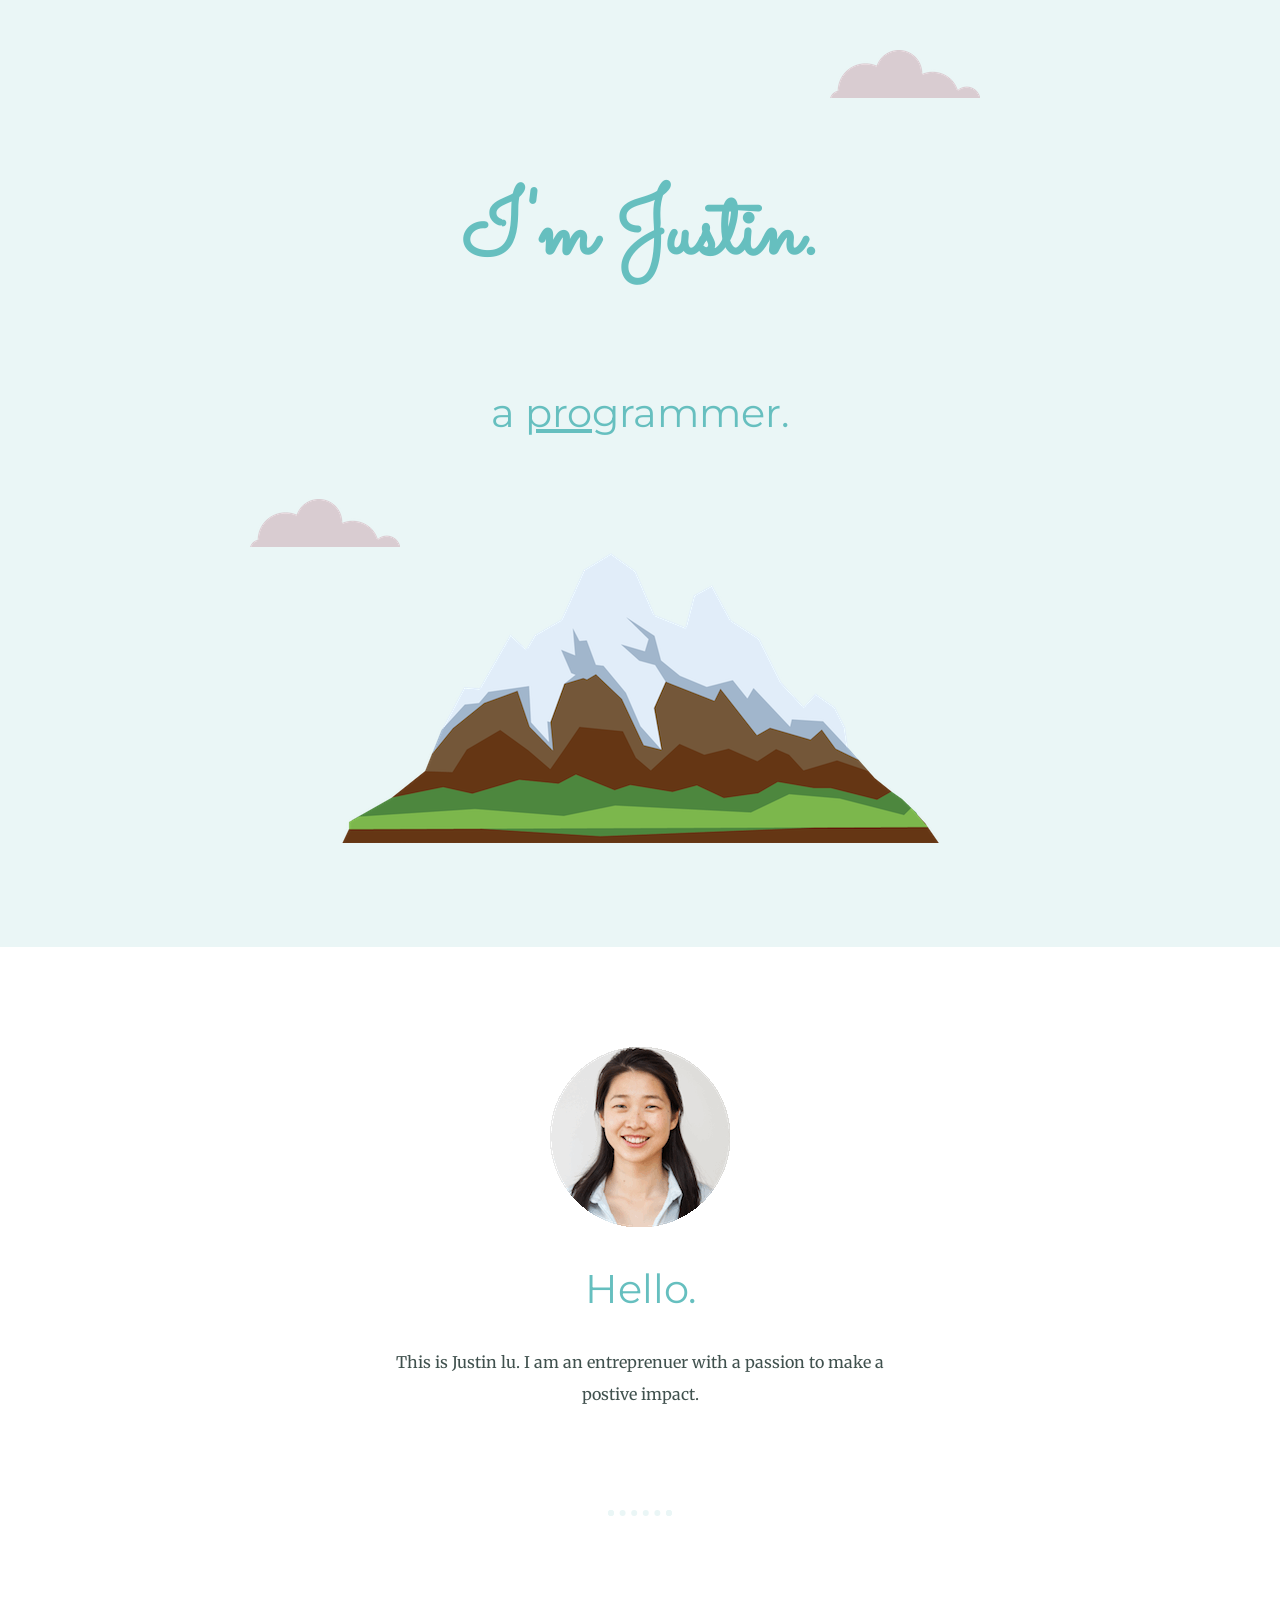
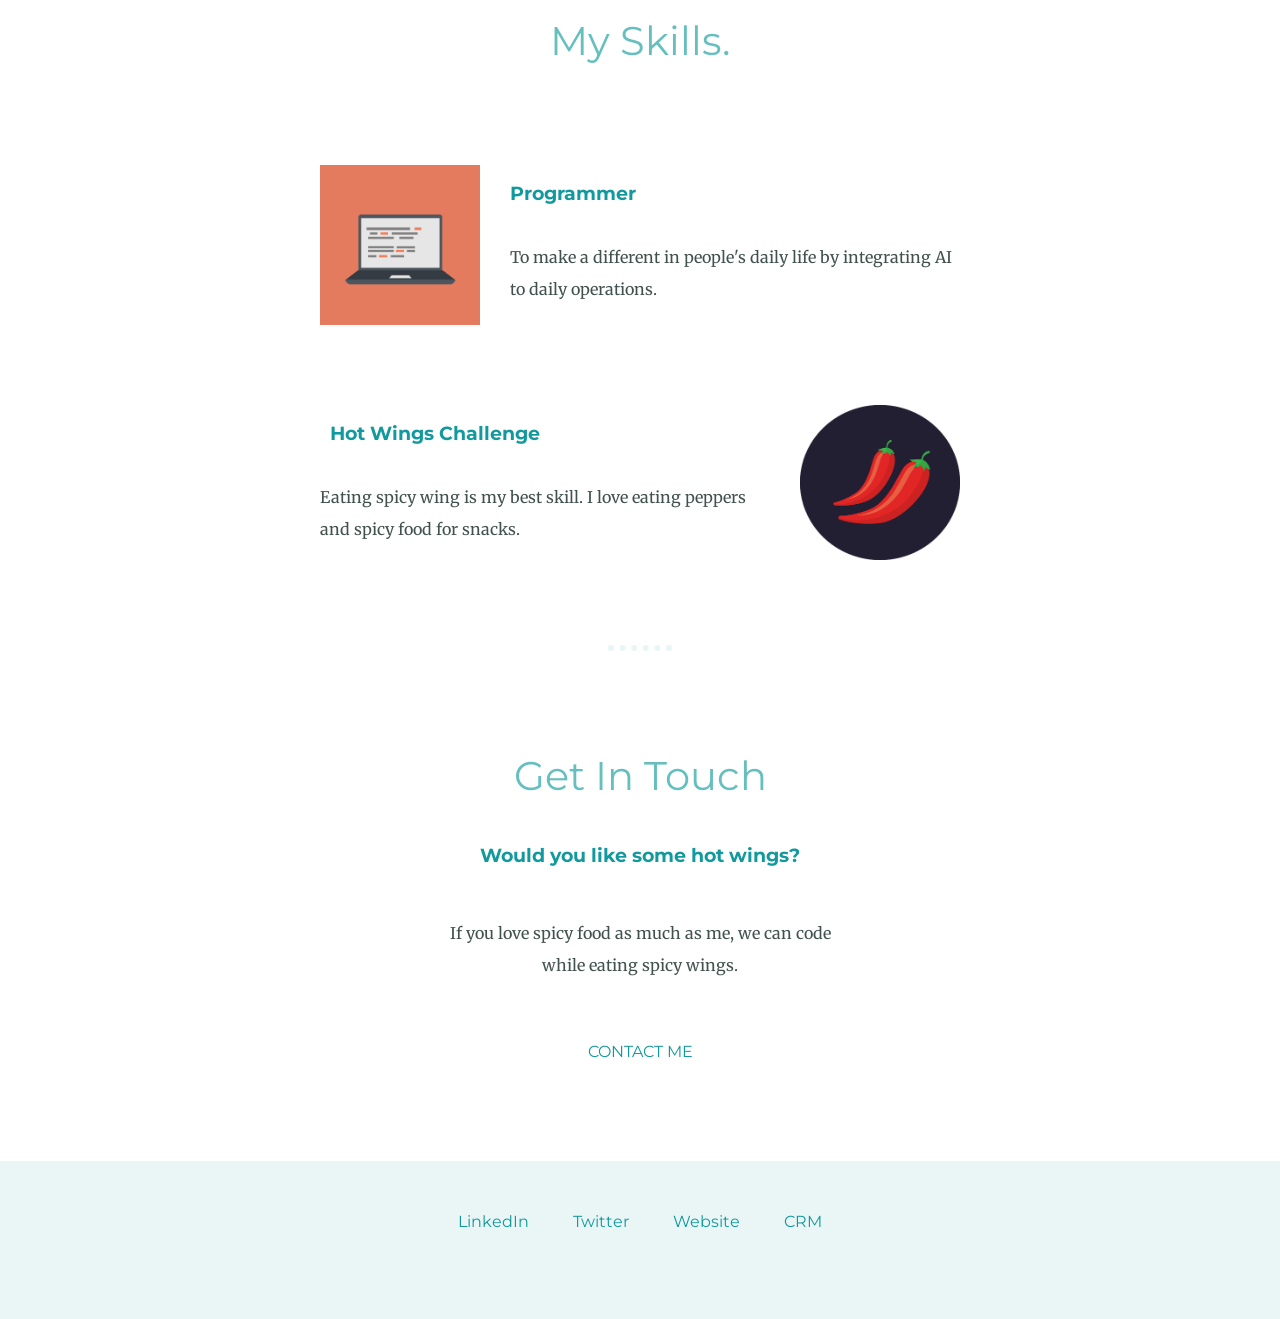
<file: index.html>
<!DOCTYPE html>
<html lang="en" dir="ltr">
  <head>
    <meta charset="utf-8">
    <title>Justin Lu</title>
    <link rel="stylesheet" href="css/styles.css">
    <link rel="icon" href="favicon.ico">
    <link href="https://fonts.googleapis.com/css?family=Merriweather|Montserrat|Sacramento&display=swap" rel="stylesheet">

  </head>
  <body>
<div class="top-container">
  <img class="top-cloud"src="images/cloud.png" alt="cloud-img">
  <h1 class="name">I'm Justin.</h1>
  <h2 class="font">a <span class="pro">pro</span>grammer.</h2>
  <img class="bottom-cloud"src="images/cloud.png" alt="cloud-img">
  <img src="images/mountain.png" alt="mountain-img">

</div>
<div class="middle-container">
  <div class="profile">
    <img src="images/angela.png" alt="angela-img">
    <h2>Hello.</h2>
    <p class="intro">This is Justin lu. I am an entreprenuer with a passion to make a postive impact.</p>
  </div>
  <hr>
  <div class="skills">
    <h2>My Skills.</h2>
    <div class="skill-row">
      <img class="code-img" src="images/computer.png" alt="computer-img">
      <h3>Programmer</h3>
      <p>To make a different in people's daily life by integrating AI to daily operations.</p>
    </div>
    <div class="skill-row">
      <img class="chilli-img" src="images/chillies.png" alt="chillies-img">
      <h3>Hot Wings Challenge</h3>
      <p class="hello">Eating spicy wing is my best skill. I love eating peppers and spicy food for snacks.</p>
    </div>
  </div>
  <hr>
  <div class="contact-me">
    <h2>Get In Touch</h2>
    <h3>Would you like some hot wings?</h3>
    <p class="contact-message">If you love spicy food as much as me, we can code while eating spicy wings.</p>
    <a class="btn" href="mailto:Justin8933lu@gmail.com">CONTACT ME</a>
  </div>
</div>


<div class="bottom-container">
  <a class="footer-link" href="https://www.linkedin.com/">LinkedIn</a>
  <a class="footer-link" href="https://twitter.com/">Twitter</a>
  <a class="footer-link" href="https://www.appbrewery.co/">Website</a>
  <a class="footer-link" href="crm/">CRM</a>
  <p class="copyright">© 2020 Justin Lu.</p>
</div>

  </body>
</html>
</file>
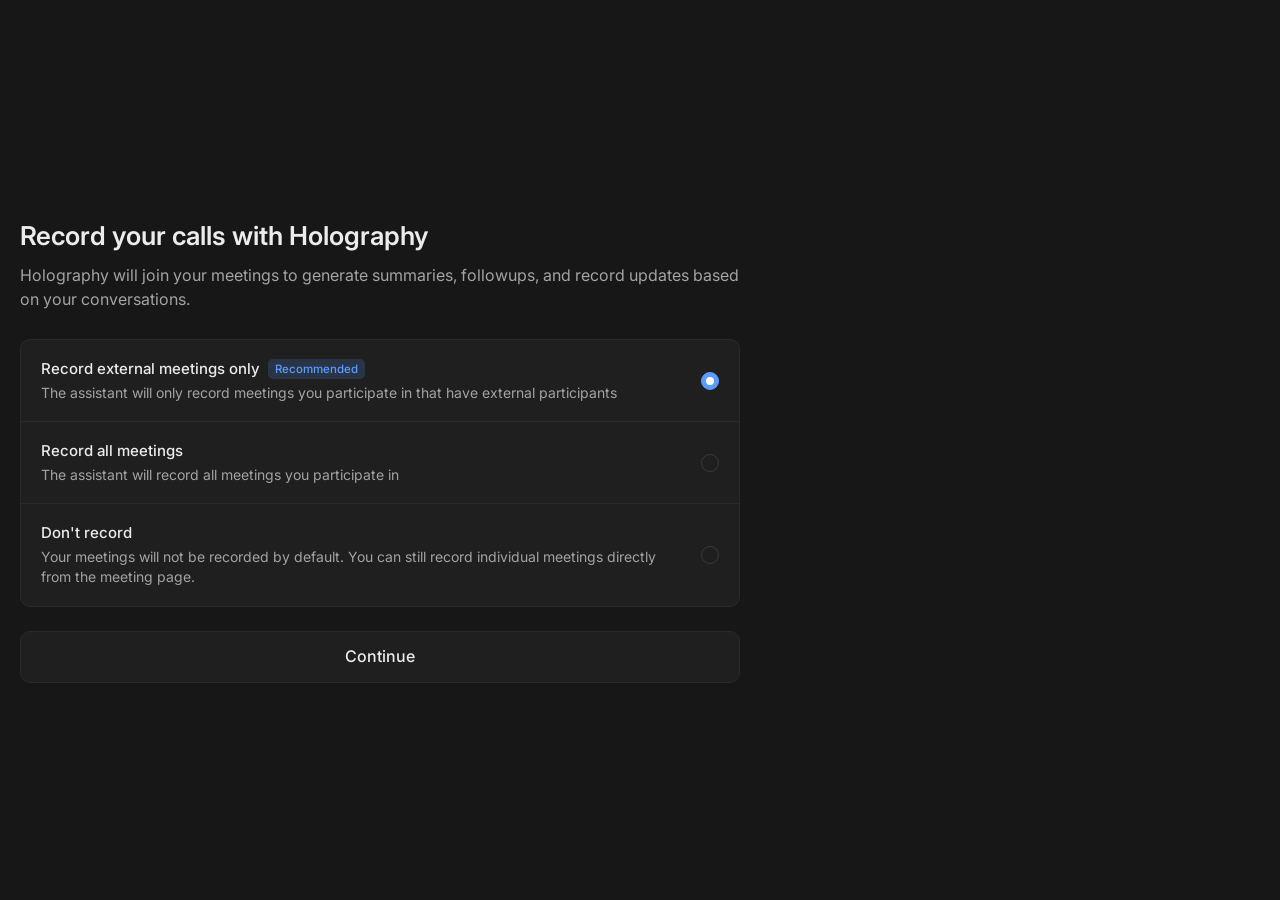
<file: crm/index.html>
<!DOCTYPE html>
<html lang="en" data-theme="dark">
  <head>
    <meta charset="utf-8">
    <meta name="viewport" content="width=device-width, initial-scale=1">
    <title>Holography CRM</title>
    <link rel="icon" href="../favicon.ico">
    <link rel="preconnect" href="https://fonts.googleapis.com">
    <link href="https://fonts.googleapis.com/css2?family=Inter:wght@400;500;600;700&display=swap" rel="stylesheet">
    <link rel="stylesheet" href="styles.css">
  </head>
  <body>
    <div id="app"></div>
    <div class="toast-host" id="toasts"></div>
    <script src="data.js"></script>
    <script src="app.js"></script>
  </body>
</html>
</file>
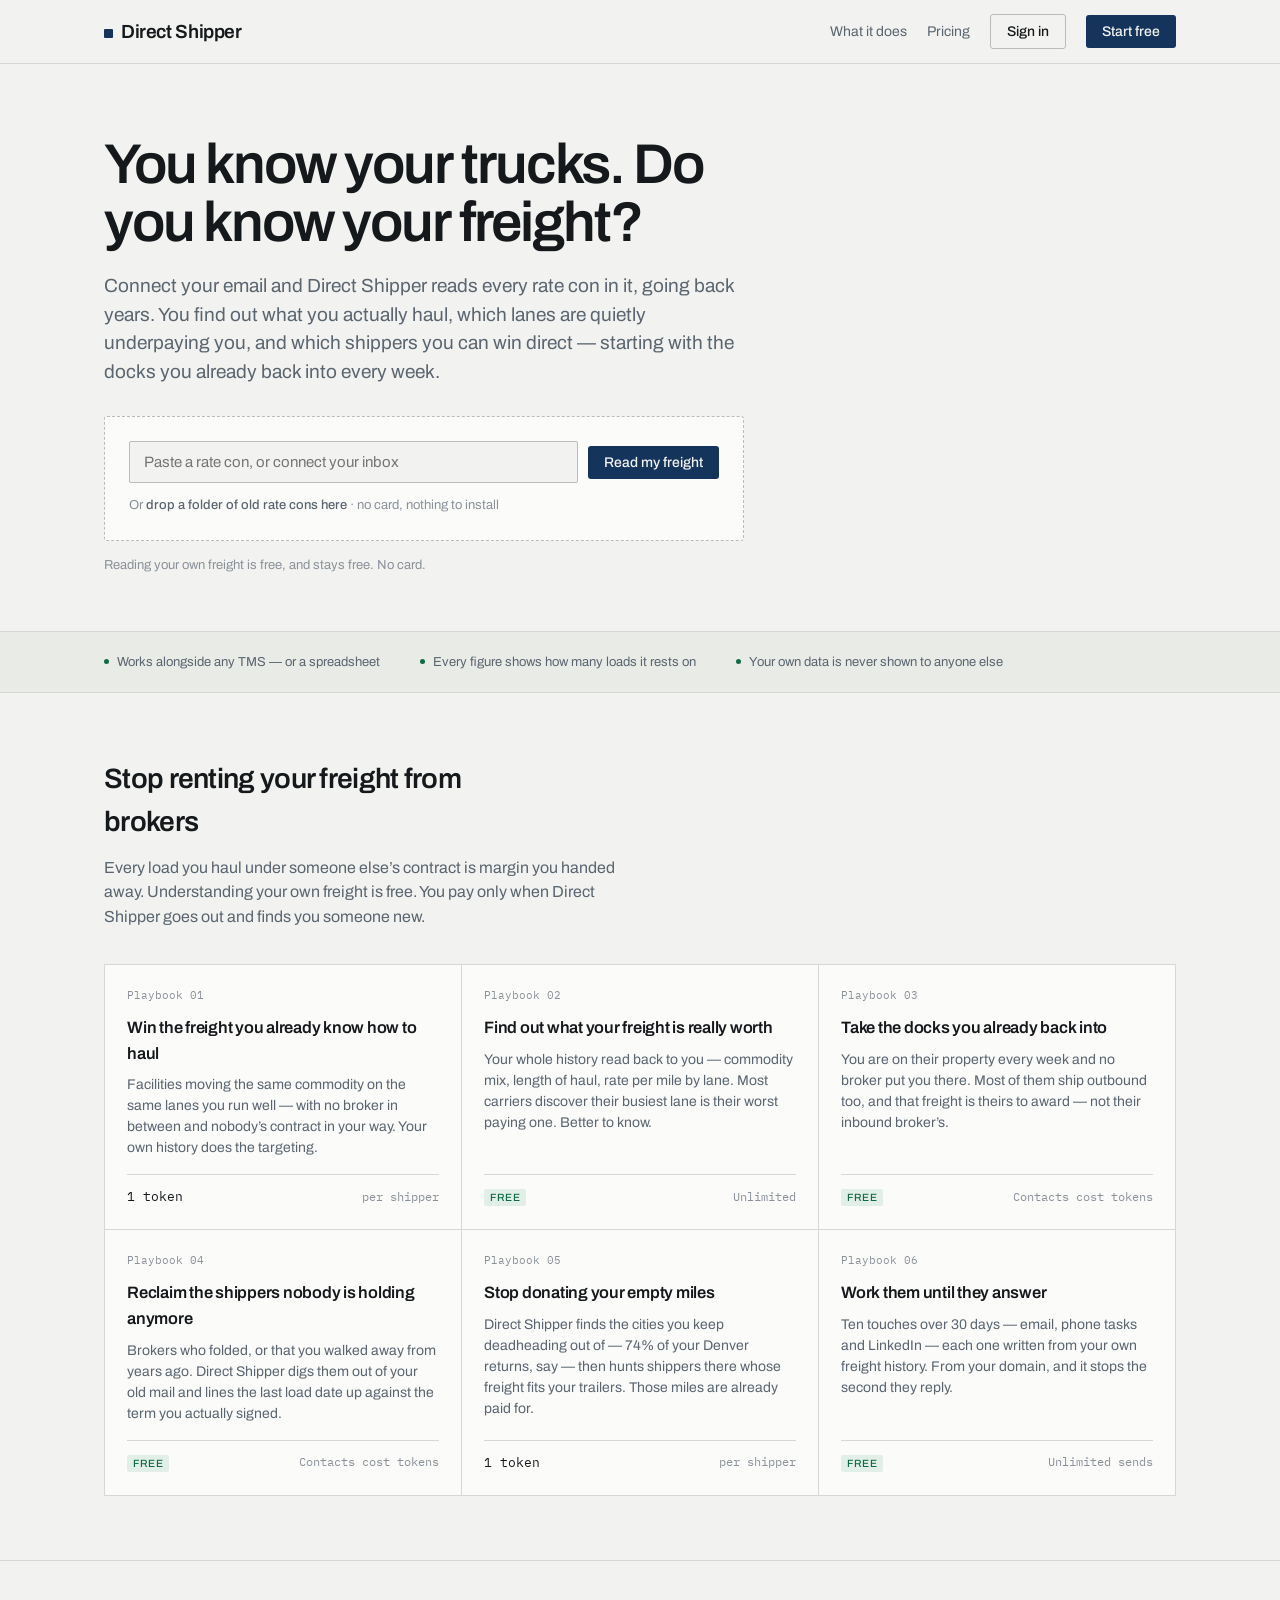
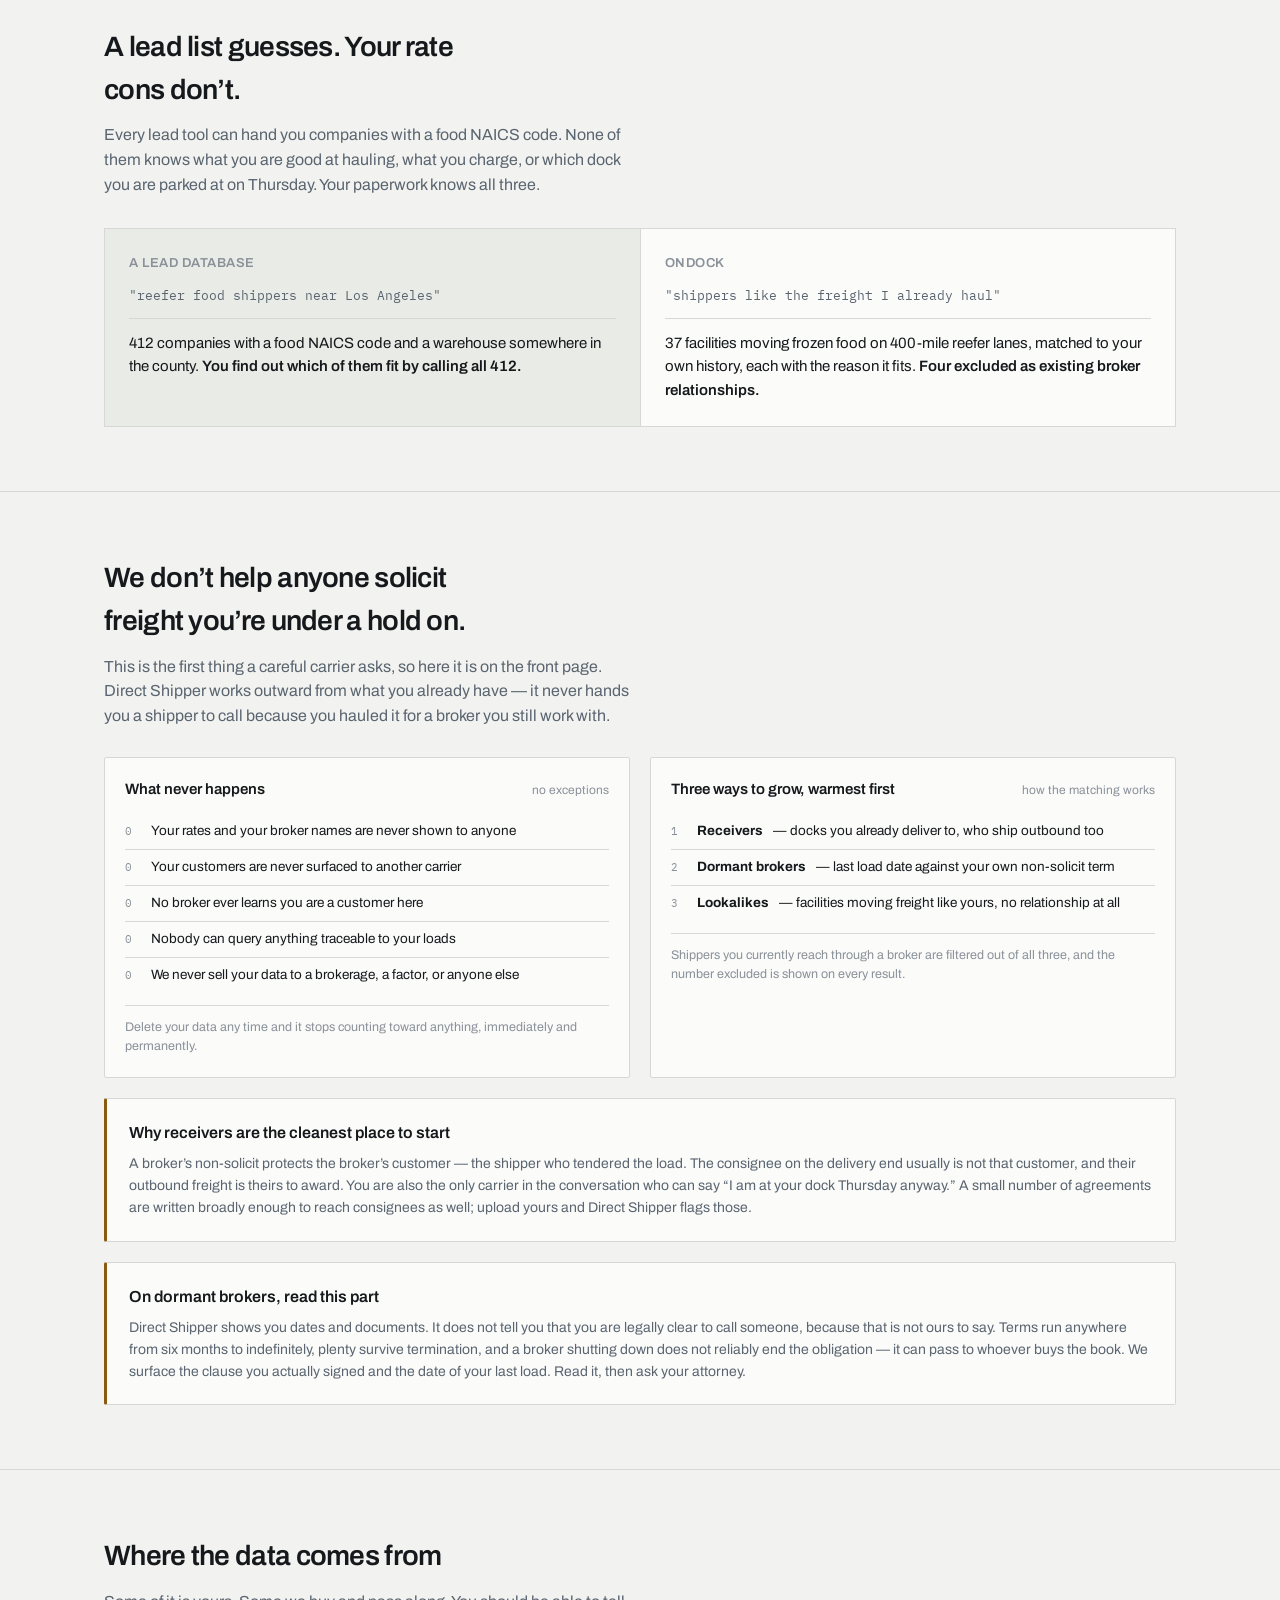
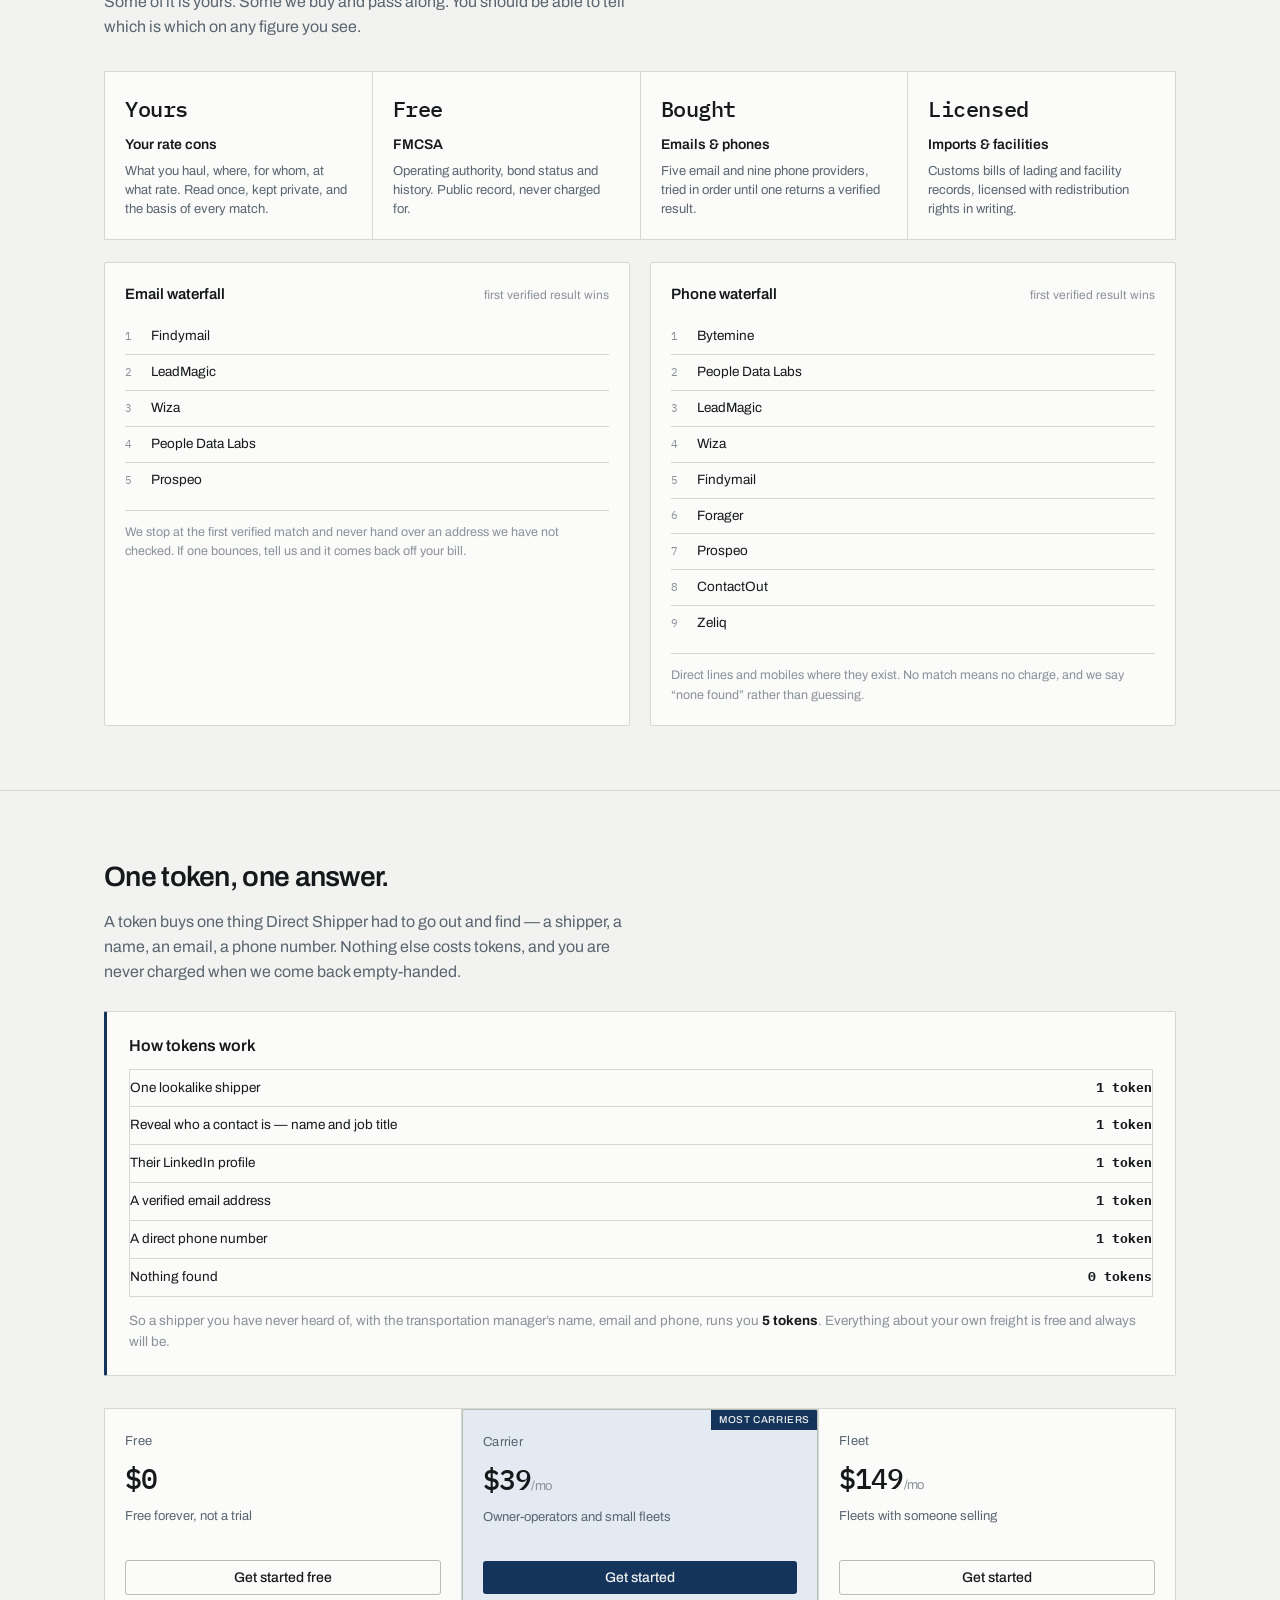
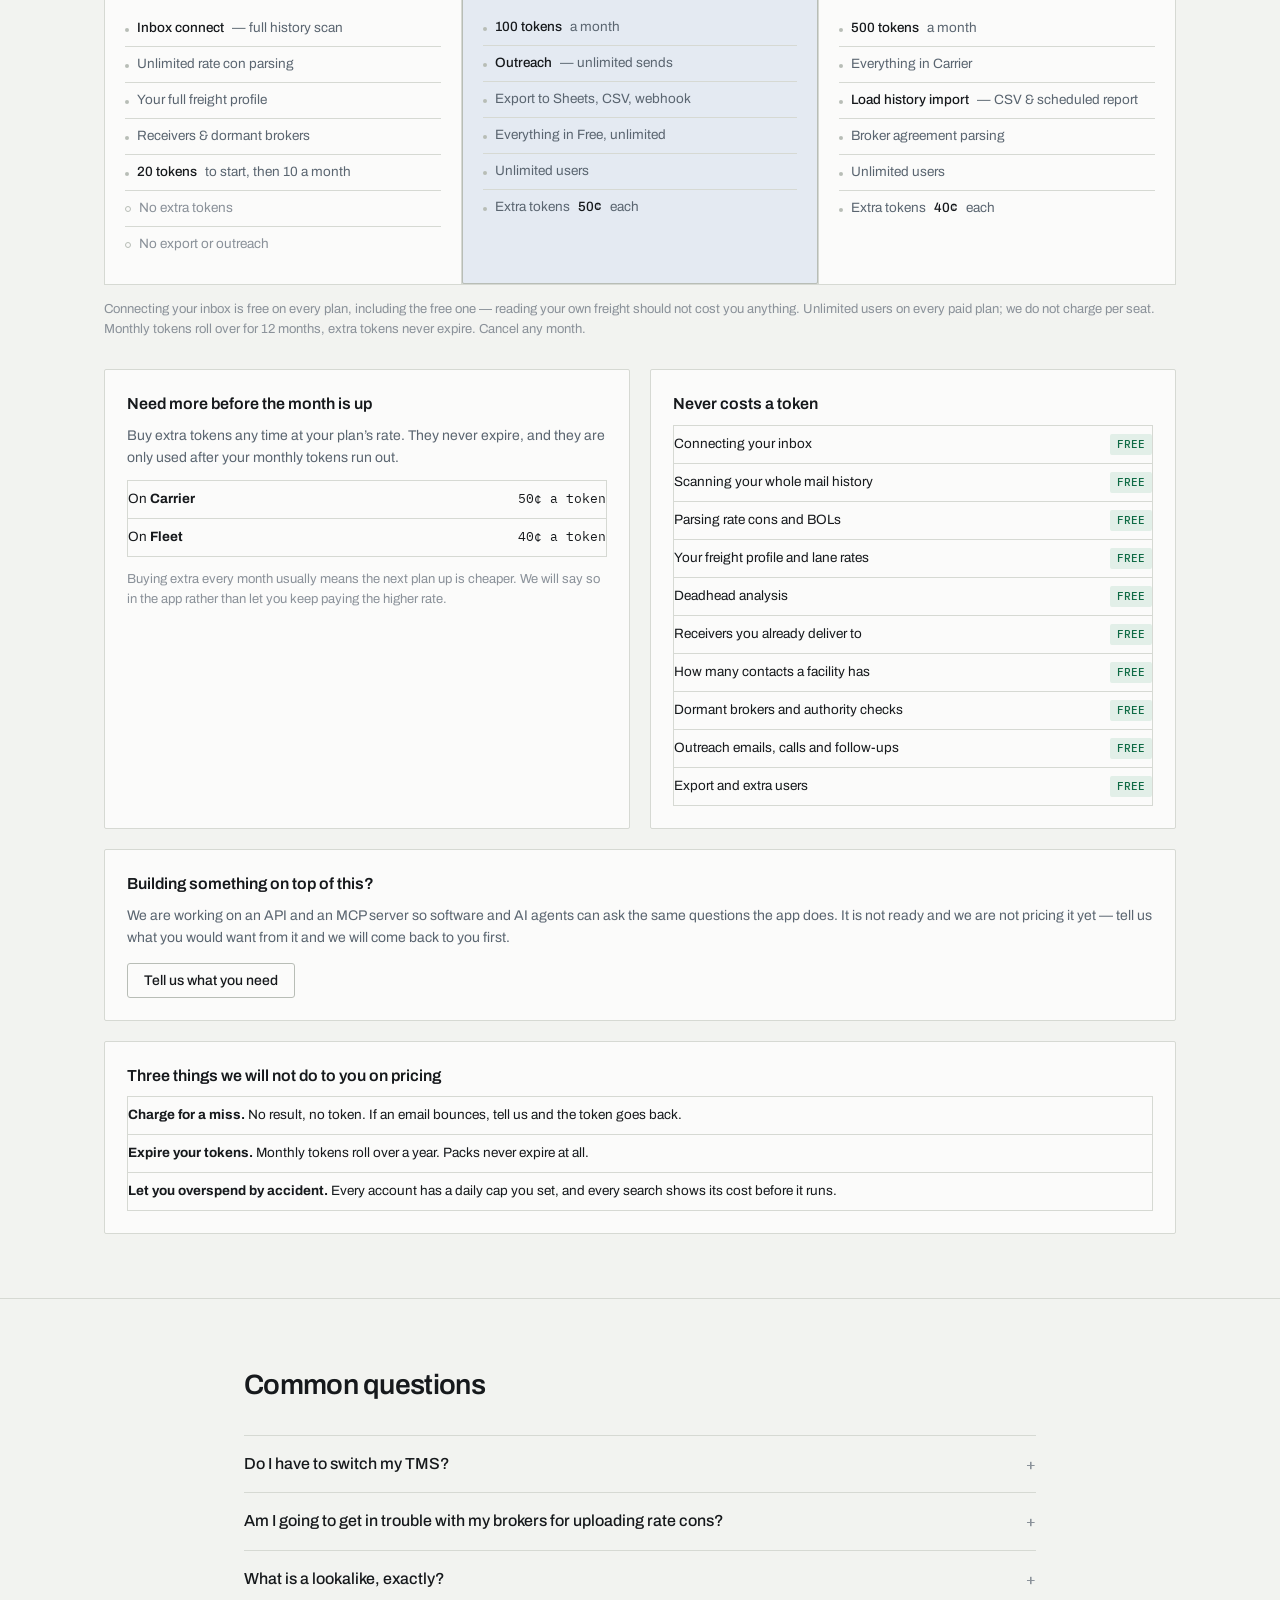
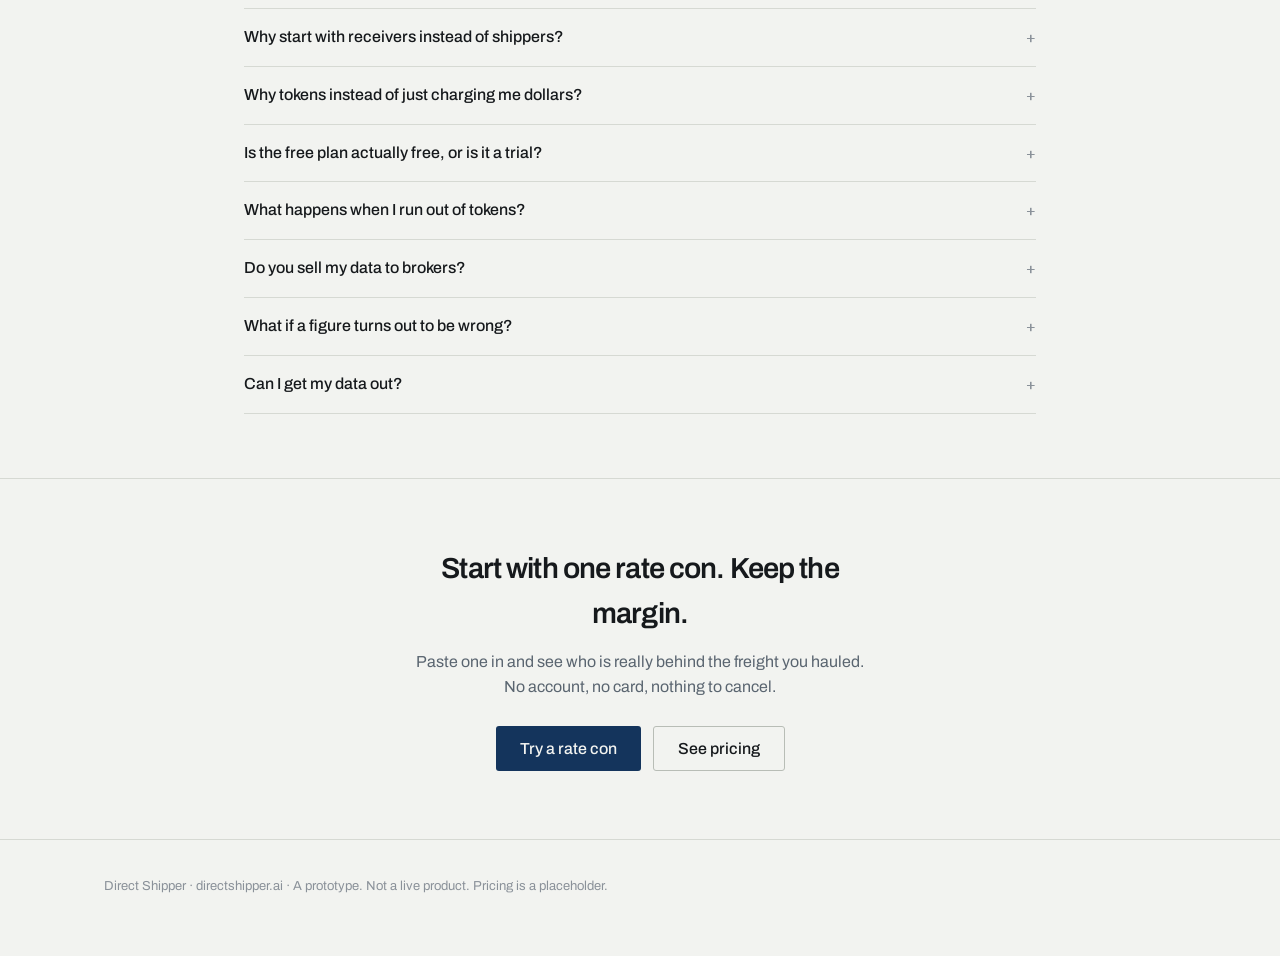
<file: direct-shipper/index.html>
<!DOCTYPE html>
<html lang="en">
<head>
<meta charset="utf-8">
<meta name="viewport" content="width=device-width, initial-scale=1">
<title>Direct Shipper — who actually ships the freight you haul</title>
<meta name="description" content="Direct Shipper reads your rate confirmations, builds a freight profile from what you actually haul, and starts with the receivers you already deliver to. A prototype.">
<link rel="icon" href="../favicon.ico">
<link rel="preconnect" href="https://fonts.googleapis.com">
<link rel="preconnect" href="https://fonts.gstatic.com" crossorigin>
<link href="https://fonts.googleapis.com/css2?family=Archivo:wght@400;500;600&family=IBM+Plex+Mono:wght@400;500&display=swap" rel="stylesheet">
<link rel="stylesheet" href="styles.css">
</head>
<body>

<!-- ============ LANDING ============ -->
<div class="view on" id="v-landing">
<div class="topbar"><div class="topbar-in">
  <div class="logo"><b></b>Direct&nbsp;Shipper</div>
  <nav class="topnav">
    <a href="#how">What it does</a>
    <a href="#pricing">Pricing</a>
    <button class="btn-ghost" onclick="go('signin')">Sign in</button>
    <button class="btn" onclick="go('signup')">Start free</button>
  </nav>
</div></div>

<!-- ================= HERO ================= -->
<div class="hero"><div class="wrap">

  <div>
    <h1>You know your trucks. Do you know your freight?</h1>
    <p class="lede">Connect your email and Direct Shipper reads every rate con in it, going back years. You find out what you actually haul, which lanes are quietly underpaying you, and which shippers you can win direct &mdash; starting with the docks you already back into every week.</p>
    <div class="dz">
      <div class="dz-row">
        <input type="text" placeholder="Paste a rate con, or connect your inbox" value="">
        <button class="btn" onclick="showRes()">Read my freight</button>
      </div>
      <p class="dz-or">Or <b>drop a folder of old rate cons here</b> &middot; no card, nothing to install</p>
    </div>
    <p class="hero-note">Reading your own freight is free, and stays free. No card.</p>
  </div>

  

  <div class="result" id="res">
    <div class="result-h">
      <div><h3>Your freight profile</h3><p>Read from 1,184 rate cons &middot; Jan 2021 to today</p></div>
      <span class="tag t-free">FREE</span>
    </div>
    

    <div class="result-b">
      <dl>
        <div class="row"><dt>What you actually haul</dt><dd>Frozen food 61% &middot; Produce 22%</dd></div>
        <div class="row"><dt>Equipment</dt><dd>Reefer 94%</dd></div>
        <div class="row"><dt>Best paying lane</dt><dd>Corona &rarr; Dallas &middot; $2.88/mi</dd></div>
        <div class="row"><dt>Busiest lane</dt><dd>Ontario &rarr; Phoenix &middot; $2.62/mi</dd></div>
        <div class="row"><dt>Running empty most</dt><dd>Denver &middot; 74% of returns</dd></div>
        <div class="row"><dt>Docks you already deliver to</dt><dd>14 &middot; 9 ship outbound too</dd></div>
      </dl>
      <p class="hero-note">All of that is free. You pay only when Direct Shipper goes out and finds you someone new.</p>
    </div>

    
  </div>
</div></div>

<div class="strip"><div class="strip-in">
  <span><i class="dot"></i>Works alongside any TMS &mdash; or a spreadsheet</span>
  <span><i class="dot"></i>Every figure shows how many loads it rests on</span>
  <span><i class="dot"></i>Your own data is never shown to anyone else</span>
</div></div>

<!-- ================= PLAYBOOKS ================= -->
<div class="sect" id="how"><div class="wrap">
  <h2 style="max-width:26ch">Stop renting your freight from brokers</h2>
  
  <p class="sub">Every load you haul under someone else&rsquo;s contract is margin you handed away. Understanding your own freight is free. You pay only when Direct Shipper goes out and finds you someone new.</p>
  

  <!-- CARRIER PLAYS -->
  <div class="plays">
    <div class="play">
      <div class="pk">Playbook 01</div>
      <h4>Win the freight you already know how to haul</h4>
      <p>Facilities moving the same commodity on the same lanes you run well &mdash; with no broker in between and nobody&rsquo;s contract in your way. Your own history does the targeting.</p>
      <div class="cost"><span class="c">1 token</span><span class="n">per shipper</span></div>
    </div>
    <div class="play">
      <div class="pk">Playbook 02</div>
      <h4>Find out what your freight is really worth</h4>
      <p>Your whole history read back to you &mdash; commodity mix, length of haul, rate per mile by lane. Most carriers discover their busiest lane is their worst paying one. Better to know.</p>
      <div class="cost"><span class="c"><span class="tag t-free">FREE</span></span><span class="n">Unlimited</span></div>
    </div>
    <div class="play">
      <div class="pk">Playbook 03</div>
      <h4>Take the docks you already back into</h4>
      <p>You are on their property every week and no broker put you there. Most of them ship outbound too, and that freight is theirs to award &mdash; not their inbound broker&rsquo;s.</p>
      <div class="cost"><span class="c"><span class="tag t-free">FREE</span></span><span class="n">Contacts cost tokens</span></div>
    </div>
    <div class="play">
      <div class="pk">Playbook 04</div>
      <h4>Reclaim the shippers nobody is holding anymore</h4>
      <p>Brokers who folded, or that you walked away from years ago. Direct Shipper digs them out of your old mail and lines the last load date up against the term you actually signed.</p>
      <div class="cost"><span class="c"><span class="tag t-free">FREE</span></span><span class="n">Contacts cost tokens</span></div>
    </div>
    <div class="play">
      <div class="pk">Playbook 05</div>
      <h4>Stop donating your empty miles</h4>
      <p>Direct Shipper finds the cities you keep deadheading out of &mdash; 74% of your Denver returns, say &mdash; then hunts shippers there whose freight fits your trailers. Those miles are already paid for.</p>
      <div class="cost"><span class="c">1 token</span><span class="n">per shipper</span></div>
    </div>
    <div class="play">
      <div class="pk">Playbook 06</div>
      <h4>Work them until they answer</h4>
      <p>Ten touches over 30 days &mdash; email, phone tasks and LinkedIn &mdash; each one written from your own freight history. From your domain, and it stops the second they reply.</p>
      <div class="cost"><span class="c"><span class="tag t-free">FREE</span></span><span class="n">Unlimited sends</span></div>
    </div>
  </div>

  <!-- BROKER PLAYS -->
  
</div></div>

<!-- ================= POSITIONING ================= -->
<div class="sect"><div class="wrap">
  <h2>A lead list guesses. Your rate cons don&rsquo;t.</h2>
  <p class="sub">Every lead tool can hand you companies with a food NAICS code. None of them knows what you are good at hauling, what you charge, or which dock you are parked at on Thursday. Your paperwork knows all three.</p>
  
  <div class="vs">
    <div class="vsc them">
      <h4>A LEAD DATABASE</h4>
      <p class="q">"reefer food shippers near Los Angeles"</p>
      <p class="a">412 companies with a food NAICS code and a warehouse somewhere in the county. <b>You find out which of them fit by calling all 412.</b></p>
    </div>
    <div class="vsc">
      <h4>ONDOCK</h4>
      <p class="q">"shippers like the freight I already haul"</p>
      
      <p class="a">37 facilities moving frozen food on 400-mile reefer lanes, matched to your own history, each with the reason it fits. <b>Four excluded as existing broker relationships.</b></p>
      
    </div>
  </div>
</div></div>

<!-- ================= DATA TRUST ================= -->
<div class="sect"><div class="wrap">
  <h2>We don&rsquo;t help anyone solicit freight you&rsquo;re under a hold on.</h2>
  <p class="sub">This is the first thing a careful carrier asks, so here it is on the front page. Direct Shipper works outward from what you already have &mdash; it never hands you a shipper to call because you hauled it for a broker you still work with.</p>

  <div class="fall" style="margin-top:28px">
    <div class="fallcard">
      <h4>What never happens <span>no exceptions</span></h4>
      <ol style="counter-reset:none">
        <li style="counter-increment:none">Your rates and your broker names are never shown to anyone</li>
        <li style="counter-increment:none">Your customers are never surfaced to another carrier</li>
        <li style="counter-increment:none">No broker ever learns you are a customer here</li>
        <li style="counter-increment:none">Nobody can query anything traceable to your loads</li>
        <li style="counter-increment:none">We never sell your data to a brokerage, a factor, or anyone else</li>
      </ol>
      <p class="fallnote">Delete your data any time and it stops counting toward anything, immediately and permanently.</p>
    </div>
    <div class="fallcard">
      <h4>Three ways to grow, warmest first <span>how the matching works</span></h4>
      <ol>
        <li><b>Receivers</b> &mdash; docks you already deliver to, who ship outbound too</li>
        <li><b>Dormant brokers</b> &mdash; last load date against your own non-solicit term</li>
        <li><b>Lookalikes</b> &mdash; facilities moving freight like yours, no relationship at all</li>
      </ol>
      <p class="fallnote">Shippers you currently reach through a broker are filtered out of all three, and the number excluded is shown on every result.</p>
    </div>
  </div>

  <div class="cbox warn" style="margin-top:20px">
    <h4>Why receivers are the cleanest place to start</h4>
    <p style="margin:0">A broker&rsquo;s non-solicit protects the broker&rsquo;s customer &mdash; the shipper who tendered the load. The consignee on the delivery end usually is not that customer, and their outbound freight is theirs to award. You are also the only carrier in the conversation who can say &ldquo;I am at your dock Thursday anyway.&rdquo; A small number of agreements are written broadly enough to reach consignees as well; upload yours and Direct Shipper flags those.</p>
  </div>

  <div class="cbox warn" style="margin-top:20px">
    <h4>On dormant brokers, read this part</h4>
    <p style="margin:0">Direct Shipper shows you dates and documents. It does not tell you that you are legally clear to call someone, because that is not ours to say. Terms run anywhere from six months to indefinitely, plenty survive termination, and a broker shutting down does not reliably end the obligation &mdash; it can pass to whoever buys the book. We surface the clause you actually signed and the date of your last load. Read it, then ask your attorney.</p>
  </div>
</div></div>

<!-- ================= SOURCES ================= -->
<div class="sect" id="sources"><div class="wrap">
  <h2>Where the data comes from</h2>
  <p class="sub">Some of it is yours. Some we buy and pass along. You should be able to tell which is which on any figure you see.</p>
  <div class="srcgrid">
    <div class="src">
      <div class="big">Yours</div>
      <h4>Your rate cons</h4>
      
      <p>What you haul, where, for whom, at what rate. Read once, kept private, and the basis of every match.</p>
      
    </div>
    <div class="src">
      <div class="big">Free</div>
      <h4>FMCSA</h4>
      <p>Operating authority, bond status and history. Public record, never charged for.</p>
    </div>
    <div class="src">
      <div class="big">Bought</div>
      <h4>Emails &amp; phones</h4>
      <p>Five email and nine phone providers, tried in order until one returns a verified result.</p>
    </div>
    <div class="src">
      <div class="big">Licensed</div>
      <h4>Imports &amp; facilities</h4>
      <p>Customs bills of lading and facility records, licensed with redistribution rights in writing.</p>
    </div>
  </div>

  <div class="fall">
    <div class="fallcard">
      <h4>Email waterfall <span>first verified result wins</span></h4>
      <ol>
        <li>Findymail</li><li>LeadMagic</li><li>Wiza</li><li>People Data Labs</li><li>Prospeo</li>
      </ol>
      <p class="fallnote">We stop at the first verified match and never hand over an address we have not checked. If one bounces, tell us and it comes back off your bill.</p>
    </div>
    <div class="fallcard">
      <h4>Phone waterfall <span>first verified result wins</span></h4>
      <ol>
        <li>Bytemine</li><li>People Data Labs</li><li>LeadMagic</li><li>Wiza</li><li>Findymail</li>
        <li>Forager</li><li>Prospeo</li><li>ContactOut</li><li>Zeliq</li>
      </ol>
      <p class="fallnote">Direct lines and mobiles where they exist. No match means no charge, and we say &ldquo;none found&rdquo; rather than guessing.</p>
    </div>
  </div>
</div></div>

<!-- ================= PRICING ================= -->
<div class="sect" id="pricing"><div class="wrap">
  <h2>One token, one answer.</h2>
  <p class="sub">A token buys one thing Direct Shipper had to go out and find &mdash; a shipper, a name, an email, a phone number. Nothing else costs tokens, and you are never charged when we come back empty-handed.</p>

  <div class="cbox" style="margin-top:26px;border-left:3px solid var(--blue)">
    <h4>How tokens work</h4>
    <table class="ratetbl" style="margin-top:10px">
      <tr><td>One lookalike shipper</td><td><b>1 token</b></td></tr>
      <tr><td>Reveal who a contact is &mdash; name and job title</td><td><b>1 token</b></td></tr>
      <tr><td>Their LinkedIn profile</td><td><b>1 token</b></td></tr>
      <tr><td>A verified email address</td><td><b>1 token</b></td></tr>
      <tr><td>A direct phone number</td><td><b>1 token</b></td></tr>
      <tr><td>Nothing found</td><td><b>0 tokens</b></td></tr>
    </table>
    <p style="margin-top:14px;font-size:13.5px;color:var(--faint)">So a shipper you have never heard of, with the transportation manager&rsquo;s name, email and phone, runs you <b style="color:var(--ink)">5 tokens</b>. Everything about your own freight is free and always will be.</p>
  </div>

  <div class="plans">
    <div class="plan">
      <div class="nm">Free</div><div class="pr">$0</div>
      <div class="who">Free forever, not a trial</div>
      <div class="cta"><button class="btn-ghost" onclick="startPlan('free')">Get started free</button></div>
      <ul>
        <li><b>Inbox connect</b> &mdash; full history scan</li>
        <li>Unlimited rate con parsing</li>
        <li>Your full freight profile</li>
        <li>Receivers &amp; dormant brokers</li>
        <li><b>20 tokens</b> to start, then 10 a month</li>
        <li class="off">No extra tokens</li>
        <li class="off">No export or outreach</li>
      </ul>
    </div>
    <div class="plan rec">
      <div class="rectag">MOST CARRIERS</div>
      <div class="nm">Carrier</div><div class="pr">$39<i>/mo</i></div>
      <div class="who">Owner-operators and small fleets</div>
      <div class="cta"><button class="btn" onclick="startPlan('carrier')">Get started</button></div>
      <ul>
        <li><b>100 tokens</b> a month</li>
        <li><b>Outreach</b> &mdash; unlimited sends</li>
        <li>Export to Sheets, CSV, webhook</li>
        <li>Everything in Free, unlimited</li>
        <li>Unlimited users</li>
        <li>Extra tokens <b>50&cent;</b> each</li>
      </ul>
    </div>
    <div class="plan">
      <div class="nm">Fleet</div><div class="pr">$149<i>/mo</i></div>
      <div class="who">Fleets with someone selling</div>
      <div class="cta"><button class="btn-ghost" onclick="startPlan('fleet')">Get started</button></div>
      <ul>
        <li><b>500 tokens</b> a month</li>
        <li>Everything in Carrier</li>
        <li><b>Load history import</b> — CSV &amp; scheduled report</li>
        <li>Broker agreement parsing</li>
        <li>Unlimited users</li>
        <li>Extra tokens <b>40&cent;</b> each</li>
      </ul>
    </div>
  </div>
  <p class="hero-note">Connecting your inbox is free on every plan, including the free one &mdash; reading your own freight should not cost you anything. Unlimited users on every paid plan; we do not charge per seat. Monthly tokens roll over for 12 months, extra tokens never expire. Cancel any month.</p>

  <div class="fall" style="margin-top:30px">
    <div class="cbox">
      <h4>Need more before the month is up</h4>
      <p style="margin-bottom:12px">Buy extra tokens any time at your plan&rsquo;s rate. They never expire, and they are only used after your monthly tokens run out.</p>
      <table class="ratetbl">
        <tr><td>On <b>Carrier</b></td><td>50&cent; a token</td></tr>
        <tr><td>On <b>Fleet</b></td><td>40&cent; a token</td></tr>
      </table>
      <p style="margin-top:12px;font-size:13px;color:var(--faint)">Buying extra every month usually means the next plan up is cheaper. We will say so in the app rather than let you keep paying the higher rate.</p>
    </div>
    <div class="cbox">
      <h4>Never costs a token</h4>
      <table class="ratetbl">
        <tr><td>Connecting your inbox</td><td><span class="pill">FREE</span></td></tr>
        <tr><td>Scanning your whole mail history</td><td><span class="pill">FREE</span></td></tr>
        <tr><td>Parsing rate cons and BOLs</td><td><span class="pill">FREE</span></td></tr>
        <tr><td>Your freight profile and lane rates</td><td><span class="pill">FREE</span></td></tr>
        <tr><td>Deadhead analysis</td><td><span class="pill">FREE</span></td></tr>
        <tr><td>Receivers you already deliver to</td><td><span class="pill">FREE</span></td></tr>
        <tr><td>How many contacts a facility has</td><td><span class="pill">FREE</span></td></tr>
        <tr><td>Dormant brokers and authority checks</td><td><span class="pill">FREE</span></td></tr>
        <tr><td>Outreach emails, calls and follow-ups</td><td><span class="pill">FREE</span></td></tr>
        <tr><td>Export and extra users</td><td><span class="pill">FREE</span></td></tr>
      </table>
    </div>
  </div>

  <div class="cbox" style="margin-top:20px">
    <h4>Building something on top of this?</h4>
    <p style="margin:0">We are working on an API and an MCP server so software and AI agents can ask the same questions the app does. It is not ready and we are not pricing it yet &mdash; tell us what you would want from it and we will come back to you first.</p>
    <div style="margin-top:14px"><button class="btn-ghost" onclick="go('signup')">Tell us what you need</button></div>
  </div>

  <div class="cbox" style="margin-top:20px">
    <h4>Three things we will not do to you on pricing</h4>
    <table class="ratetbl" style="margin-top:8px">
      <tr><td><b>Charge for a miss.</b> No result, no token. If an email bounces, tell us and the token goes back.</td><td></td></tr>
      <tr><td><b>Expire your tokens.</b> Monthly tokens roll over a year. Packs never expire at all.</td><td></td></tr>
      <tr><td><b>Let you overspend by accident.</b> Every account has a daily cap you set, and every search shows its cost before it runs.</td><td></td></tr>
    </table>
  </div>
</div></div>

<!-- ================= FAQ ================= -->
<div class="sect"><div class="wrap" style="max-width:840px">
  <h2>Common questions</h2>
  <div class="faq">

    <details class="q-item"><summary>Do I have to switch my TMS?</summary>
      <p>No. Direct Shipper is not a TMS and does not want to be. It reads your rate cons and hands the loads back to whatever you already run, including a spreadsheet. If you would rather not connect email, most systems can email you a scheduled load report &mdash; point that at your Direct Shipper address, or just upload a load history export.</p></details>

    <details class="q-item"><summary>Am I going to get in trouble with my brokers for uploading rate cons?</summary>
      <p>Direct Shipper is not built to route around them. Your uploads are used to work out what you haul and to feed facility-level figures that cannot be traced back to you. Shippers you currently reach through a broker are filtered out of your own results rather than served up as targets, and no broker ever sees that you are a customer. If you would rather not contribute at all, delete your data and the free profile still works on what is already in your account.</p></details>

    <details class="q-item"><summary>What is a lookalike, exactly?</summary>
      <p>A facility shipping freight that resembles what your own history shows you haul &mdash; same commodity family, comparable length of haul, equipment you actually run &mdash; where you have no existing relationship. The match comes from your loads, not from a list of companies that happen to share an industry code.</p></details>

    <details class="q-item"><summary>Why start with receivers instead of shippers?</summary>
      <p>Because you already have the relationship and nobody brokered it. You back into their dock weekly, the receiving manager knows your trucks, and their outbound freight has nothing to do with whoever tendered your inbound load. Direct Shipper shows which of your receivers actually ship outbound, what they ship, and whether it fits your trailers &mdash; and which ones are inbound-only, so you do not waste a call.</p></details>

    

    

    

    

    <details class="q-item"><summary>Why tokens instead of just charging me dollars?</summary>
      <p>Because one token means one thing found, which is easier to hold in your head than five different prices. A shipper is a token. A name is a token. An email is a token. A miss is nothing. Every plan shows what a token costs you in cents, so you can always do the dollar math if you want to &mdash; but you should not have to.</p></details>
    <details class="q-item"><summary>Is the free plan actually free, or is it a trial?</summary>
      <p>Free, with no clock on it. Connecting your inbox and scanning every rate con in it, however far back it goes, costs nothing on any plan &mdash; that is your own freight and you should not have to pay to see it. You also get 20 tokens when you start and 10 more every month you keep the inbox connected. Parsing, your freight profile, your receivers and your dormant broker list stay free and unlimited no matter what. Plenty of carriers will never need a paid plan, and that is fine &mdash; the loads you forward make the network better for everyone.</p></details>
    <details class="q-item"><summary>What happens when I run out of tokens?</summary>
      <p>Nothing breaks. Everything free stays free &mdash; your freight profile, your receivers, your dormant brokers, your outreach. You just cannot pull new shippers or contacts until you buy a pack or your month resets. There is no overage bill and no surprise charge, ever.</p></details>
    <details class="q-item"><summary>Do you sell my data to brokers?</summary>
      <p>No. We do not sell your data to brokerages, factors, load boards, or anyone else, and there is no broker-facing product. Facility-level patterns are only ever published once enough unrelated carriers have moved freight through a dock that no single load can be traced back &mdash; and below that threshold you see nothing rather than a number. Your rates, your broker names and your customers never leave your account.</p></details>
    <details class="q-item"><summary>What if a figure turns out to be wrong?</summary>
      <p>Tell us and the charge comes back. Every figure shows the sample size behind it so you can judge it yourself, and we would rather show nothing than guess. When a facility has not been seen by enough unrelated companies, you will see &ldquo;not enough observations&rdquo; instead of a number.</p></details>

    <details class="q-item"><summary>Can I get my data out?</summary>
      <p>Yes, any time, in full. Export everything to CSV or Google Sheets, or point a webhook at it and pull it into whatever you run. Deleting your data is a single control and it is permanent &mdash; your loads stop counting toward anything the moment you use it.</p></details>

  </div>
</div></div>

<div class="cta-end"><div class="wrap">
  <h2>Start with one rate con. Keep the margin.</h2>
  
  <p>Paste one in and see who is really behind the freight you hauled. No account, no card, nothing to cancel.</p>
  
  <div class="g">
    <button class="btn btn-lg" onclick="window.scrollTo({top:0})"><span>Try a rate con</span></button>
    <button class="btn-ghost btn-lg" onclick="document.getElementById('pricing').scrollIntoView()">See pricing</button>
  </div>
</div></div>

<footer><div class="wrap">Direct Shipper &middot; directshipper.ai &middot; A prototype. Not a live product. Pricing is a placeholder.</div></footer>
</div>

<div class="view" id="v-signup">
  <div class="topbar"><div class="topbar-in">
    <div class="logo" onclick="go('landing')" style="cursor:pointer"><b></b>Direct Shipper</div>
  </div></div>
  <div class="auth">
    <h2>Create your account</h2>
    <p>You'll get a forwarding address on the next screen.</p>
    <div class="formrow">
      <label for="su-co">Company name</label>
      <input type="text" id="su-co" placeholder="Ruiz Trucking LLC">
    </div>
    <div class="formrow">
      <label for="su-em">Work email</label>
      <input type="email" id="su-em" placeholder="you@company.com">
    </div>
    <div class="formrow">
      <label for="su-mc">MC number <span style="color:var(--faint)">(optional)</span></label>
      <input type="text" id="su-mc" placeholder="884213">
      <p class="hint">Used to pre-check your own authority. Skip it if you'd rather not.</p>
    </div>
    <p class="err" id="su-err">Enter a company name and email to continue.</p>
    <button class="btn btn-lg" style="width:100%;margin-top:8px" onclick="doSignup()">Create account</button>
    <p class="hint" style="text-align:center;margin-top:16px">Already set up? <a href="#" onclick="go('signin');return false" style="color:var(--blue)">Sign in</a></p>
  </div>
</div>

<!-- ============ SIGN IN ============ -->
<div class="view" id="v-signin">
  <div class="topbar"><div class="topbar-in">
    <div class="logo" onclick="go('landing')" style="cursor:pointer"><b></b>Direct Shipper</div>
  </div></div>
  <div class="auth">
    <h2>Sign in</h2>
    <p>Prototype — any email gets you in.</p>
    <div class="formrow">
      <label for="si-em">Email</label>
      <input type="email" id="si-em" placeholder="you@company.com">
    </div>
    <div class="formrow">
      <label for="si-pw">Password</label>
      <input type="password" id="si-pw" placeholder="••••••••">
    </div>
    <button class="btn btn-lg" style="width:100%;margin-top:8px" onclick="enterApp('loads')">Sign in</button>
  </div>
</div>

<!-- ============ ONBOARD ============ -->
<div class="view" id="v-onboard">
  <div class="topbar"><div class="topbar-in">
    <div class="logo"><b></b>Direct Shipper</div>
    <nav class="topnav"><span style="font-size:13px">Step 2 of 2</span></nav>
  </div></div>
  <div class="wrap narrow" style="padding-top:56px;padding-bottom:80px">
    <h2 style="font-size:26px;letter-spacing:-.02em;font-weight:600">Where should your rate cons come from?</h2>
    <p style="color:var(--steel);margin-top:10px;margin-bottom:28px">Pick one now, add the others later. Most carriers start with forwarding.</p>

    <div class="panel">
      <h3>Forward your broker email <span class="tag t-ver" style="margin-left:6px">FASTEST</span></h3>
      <p class="ph">Every rate con sent to this address is parsed within a minute. Set one filter in Gmail or Outlook and you never touch it again.</p>
      <div class="field">
        <div class="copybox" id="fwd-addr">loads-8f2a41@directshipper.co</div>
        <button class="btn-ghost" onclick="copyAddr()">Copy</button>
      </div>
      <p class="hint" id="fwd-hint">In Gmail: Settings &rarr; Filters &rarr; Create filter &rarr; from broker domains &rarr; Forward to this address. We'll walk you through it.</p>
      <button class="btn" style="margin-top:16px" onclick="finishOnboard('fwd')">I've set up forwarding</button>
    </div>

    <div class="panel">
      <h3>Connect Gmail or Outlook directly</h3>
      <p class="ph">Direct Shipper reads only messages that look like rate confirmations, and digs as far back as your mailbox goes — not just 24 months. That deep scan is how it finds brokers you folded with or walked away from years ago, and the shippers behind them. Read-only. Revoke any time.</p>
      <div style="display:flex;gap:10px;flex-wrap:wrap">
        <button class="btn-ghost" onclick="finishOnboard('gmail')">Connect Gmail</button>
        <button class="btn-ghost" onclick="finishOnboard('outlook')">Connect Outlook</button>
      </div>
      <p class="hint">This is the one to pick. Old mail is where the dormant relationships are, and those are the shippers you may already be clear to call.</p>
    </div>

    <div class="panel">
      <h3>Upload a file</h3>
      <p class="ph">Drop in PDFs or a folder of scans. Good for testing before you connect anything.</p>
      <button class="btn-ghost" onclick="finishOnboard('upload')">Choose files</button>
    </div>
  </div>
</div>

<!-- ============ APP ============ -->
<div class="view" id="v-app">
  <div class="appbar"><div class="appbar-in">
    <div class="logo"><b></b>Direct Shipper</div>
    <nav class="tabs">
      <button class="tab on" data-p="loads" onclick="tab('loads')">Loads</button>
      <button class="tab" data-p="profile" onclick="tab('profile')">My freight</button>
      <button class="tab" data-p="receivers" onclick="tab('receivers')">Receivers</button>
      <button class="tab" data-p="reactivate" onclick="tab('reactivate')">Reactivate</button>
      <button class="tab" data-p="prospect" onclick="tab('prospect')">Lookalikes</button>
      <button class="tab" data-p="outreach" onclick="tab('outreach')">Outreach</button>
      <button class="tab" data-p="facilities" onclick="tab('facilities')">Facilities</button>
      <button class="tab" data-p="sources" onclick="tab('sources')">Sources</button>
      <button class="tab" data-p="billing" onclick="tab('billing')">Billing</button>
    </nav>
    <div class="bal">
      <span style="color:var(--steel)" id="plan-name">Free</span>
      <span class="bal-amt"><span id="bal">20</span> tokens</span>
      <button class="btn-ghost" onclick="tab('billing')">Plan</button>
    </div>
  </div></div>

  <div class="appwrap">
    <div class="flash" id="flash"></div>

    <!-- LOADS -->
    <div class="pane on" id="p-loads">
      <div class="pane-h">
        <div>
          <h2>Loads</h2>
          <p id="loads-sub">Every rate con we have read, newest first</p>
        </div>
        <div style="display:flex;gap:10px">
          <button class="btn-ghost" onclick="exportLoads()">Export</button>
          <button class="btn-ghost" onclick="simulate()">Simulate new email</button>
        </div>
      </div>

      <div class="lv">
        <div class="lv-tools">
          <input class="lv-search" id="lv-q" type="text" placeholder="Search facility, shipper, broker, lane or load number"
                 oninput="filterLoads('q',this.value)">
          <select onchange="filterLoads('st',this.value)" aria-label="Filter by status">
            <option value="all">All statuses</option>
            <option value="ok">Resolved</option>
            <option value="unres">Unresolved</option>
            <option value="flag">Rate low</option>
          </select>
          <select onchange="filterLoads('eq',this.value)" aria-label="Filter by equipment">
            <option value="all">All equipment</option>
            <option value="Reefer">Reefer</option>
            <option value="Dry van">Dry van</option>
          </select>
          <span class="lv-count" id="lv-count"></span>
        </div>
        <div class="lv-head lv-cols" id="lv-head"></div>
        <div id="lv-body"></div>
        <div class="lv-more" id="lv-more"></div>
      </div>
      <p class="hint" style="margin-top:12px">Click any row to open the facility record. Sort by any column.</p>
    </div>

    <!-- MY FREIGHT -->
    <div class="pane" id="p-profile">
      <div class="pane-h">
        <div>
          <h2>My freight</h2>
          <p>What Direct Shipper learned from 214 rate cons, Mar 2025 to today</p>
        </div>
        <div style="display:flex;gap:10px">
          <button class="btn-ghost" onclick="tab('prospect')">Find lookalikes</button>
        </div>
      </div>

      <div class="panel" style="border-left:3px solid var(--blue)">
        <h3>What you haul</h3>
        <p class="ph">Most carriers guess at this. Here's what your own paperwork says.</p>
        <div class="grid2">
          <div>
            <div class="bars">
              <div class="bar"><span class="lbl">Frozen &amp; refrigerated food</span><span class="track"><span class="fill" style="width:61%"></span></span><span class="v">61%</span></div>
              <div class="bar"><span class="lbl">Fresh produce</span><span class="track"><span class="fill" style="width:22%"></span></span><span class="v">22%</span></div>
              <div class="bar"><span class="lbl">Beverage</span><span class="track"><span class="fill" style="width:11%"></span></span><span class="v">11%</span></div>
              <div class="bar"><span class="lbl">Other / unclassified</span><span class="track"><span class="fill" style="width:6%"></span></span><span class="v">6%</span></div>
            </div>
          </div>
          <div>
            <dl>
              <div class="row"><dt>Equipment</dt><dd>Reefer 94% · Dry 6%</dd></div>
              <div class="row"><dt>Average length of haul</dt><dd>412 mi</dd></div>
              <div class="row"><dt>Average rate per mile</dt><dd>$2.41</dd></div>
              <div class="row"><dt>Busiest month</dt><dd>October</dd></div>
              <div class="row"><dt>Loads analyzed</dt><dd>214</dd></div>
            </dl>
          </div>
        </div>
      </div>

      <div class="grid2">
        <div class="panel">
          <h3>Your lanes, by what they actually pay</h3>
          <p class="ph">Ranked by rate per mile, not by how often you run them.</p>
          <table style="border:none">
            <thead><tr><th>Lane</th><th style="text-align:right">Loads</th><th style="text-align:right">$/mi</th></tr></thead>
            <tbody>
              <tr style="cursor:default"><td class="lead">Corona CA → Dallas TX</td><td data-label="Loads" class="num" style="text-align:right">18</td><td data-label="$/mi" class="num" style="text-align:right">$2.88</td></tr>
              <tr style="cursor:default"><td class="lead">Ontario CA → Phoenix AZ</td><td data-label="Loads" class="num" style="text-align:right">64</td><td data-label="$/mi" class="num" style="text-align:right">$2.62</td></tr>
              <tr style="cursor:default"><td class="lead">Ontario CA → Las Vegas NV</td><td data-label="Loads" class="num" style="text-align:right">41</td><td data-label="$/mi" class="num" style="text-align:right">$2.19</td></tr>
              <tr style="cursor:default"><td class="lead">Corona CA → Phoenix AZ</td><td data-label="Loads" class="num" style="text-align:right">29</td><td data-label="$/mi" class="num" style="text-align:right">$1.94</td></tr>
              <tr style="cursor:default"><td class="lead">Ontario CA → Denver CO</td><td data-label="Loads" class="num" style="text-align:right">12</td><td data-label="$/mi" class="num" style="text-align:right">$1.71</td></tr>
            </tbody>
          </table>
          <p class="hint">Your highest-volume lane is your third best paying. Worth knowing before you renew anything.</p>
        </div>
        <div class="panel">
          <h3>Where you're running empty</h3>
          <p class="ph">Deliveries with no loaded return within 48 hours.</p>
          <div class="bars">
            <div class="bar"><span class="lbl">Denver CO</span><span class="track"><span class="fill" style="width:74%;background:var(--red)"></span></span><span class="v">74%</span></div>
            <div class="bar"><span class="lbl">Dallas TX</span><span class="track"><span class="fill" style="width:48%;background:var(--red)"></span></span><span class="v">48%</span></div>
            <div class="bar"><span class="lbl">Phoenix AZ</span><span class="track"><span class="fill" style="width:21%"></span></span><span class="v">21%</span></div>
            <div class="bar"><span class="lbl">Las Vegas NV</span><span class="track"><span class="fill" style="width:12%"></span></span><span class="v">12%</span></div>
          </div>
          <p class="hint" style="margin-top:14px">Three quarters of your Denver runs come back empty. Direct Shipper can look for reefer shippers outbound from Denver that match your profile.</p>
          <button class="btn" style="margin-top:12px" onclick="tab('prospect')">Find Denver outbound</button>
        </div>
      </div>

      <div class="panel">
        <h3>Add more history</h3>
        <p class="ph">This profile rests on 214 loads. The further back you go, the better the lookalike matching gets — seasonality especially needs a couple of years.</p>
        <div style="display:flex;gap:10px;flex-wrap:wrap">
          <button class="btn-ghost" onclick="connectMail()">Connect inbox for a full-mailbox scan</button>
          <button class="btn-ghost" onclick="flashMsg('Drop a folder of PDFs to add older loads.')">Upload old rate cons</button>
        </div>
      </div>
    </div>

    <!-- FACILITIES -->
    <div class="pane" id="p-facilities">
      <div class="pane-h">
        <div>
          <h2>Facilities</h2>
          <p>Docks your freight has touched, resolved and typed</p>
        </div>
      </div>
      <table>
        <thead><tr>
          <th>Facility</th><th>Type</th><th>Shipper</th><th>Your loads</th><th>Network loads</th><th>Confidence</th>
        </tr></thead>
        <tbody id="fac-body"></tbody>
      </table>
    </div>

    <!-- FACILITY DETAIL -->
    <div class="pane" id="p-detail">
      <a class="back" href="#" onclick="tab('facilities');return false">&larr; All facilities</a>
      <div id="detail-body"></div>
    </div>

    <!-- PROSPECT -->
    <div class="pane" id="p-prospect">
      <div class="pane-h">
        <div>
          <h2>Lookalikes</h2>
          <p>Facilities moving freight like yours, that you have no relationship with</p>
        </div>
      </div>
      <div class="panel" style="border-left:3px solid var(--blue)">
        <h3>Matched against your freight profile</h3>
        <p class="ph">Direct Shipper starts from what you already haul — reefer food, 400-mile hauls out of the Inland Empire — and looks for facilities that ship the same kind of freight. Anything you've hauled for a broker is excluded, and so is anything that broker moves.</p>
      </div>
      <div class="panel">
        <div class="grid2">
          <div>
            <div class="formrow">
              <label for="pr-o">Origin</label>
              <input type="text" id="pr-o" value="Ontario, CA">
            </div>
            <div class="formrow">
              <label for="pr-d">Destination</label>
              <input type="text" id="pr-d" value="Phoenix, AZ">
            </div>
          </div>
          <div>
            <div class="formrow">
              <label for="pr-e">Equipment</label>
              <select id="pr-e"><option>Reefer</option><option>Dry van</option><option>Flatbed</option></select>
            </div>
            <div class="formrow">
              <label for="pr-m">Minimum loads per month</label>
              <input type="text" id="pr-m" value="10">
            </div>
          </div>
        </div>
        <div style="display:flex;gap:12px;align-items:center;flex-wrap:wrap;margin-top:4px">
          <button class="btn" onclick="estimate()">Estimate cost</button>
          <button class="btn-ghost" onclick="runSearch()">Run search</button>
          <span class="hint" id="pr-est" style="margin:0"></span>
        </div>
        <p class="err" id="pr-err"></p>
      </div>
      <div id="pr-results"></div>
    </div>

    <!-- RECEIVERS -->
    <div class="pane" id="p-receivers">
      <div class="pane-h">
        <div>
          <h2>Receivers</h2>
          <p>Docks you already deliver to — and what they ship outbound</p>
        </div>
      </div>

      <div class="panel" style="border-left:3px solid var(--green)">
        <h3>The warmest freight you have</h3>
        <p class="ph" style="margin:0">You back into these docks every week. Their receiving manager knows your trucks, and no broker put you in that relationship — you earned it on the delivery side. Most of them also ship outbound, and that freight has nothing to do with the broker who tendered you the inbound load. <b>Start here before you cold-call anyone.</b></p>
      </div>

      <table>
        <thead><tr>
          <th>Receiver</th><th>Your deliveries</th><th>Ships outbound</th><th>Their lanes</th><th>Equip</th><th>Standing</th><th></th>
        </tr></thead>
        <tbody id="recv-body"></tbody>
      </table>

      <div class="grid2" style="margin-top:20px">
        <div class="panel">
          <h3>Why this works</h3>
          <p class="ph" style="margin:0">A broker's non-solicit covers the broker's customer — the shipper who tendered the load. The consignee on the delivery end is usually not that customer, and their outbound freight is their own to award. You're also the only carrier in the conversation who can say "I'm at your dock Thursday anyway." Still read your own agreement: a few are written broadly enough to reach consignees too, and Direct Shipper flags those.</p>
        </div>
        <div class="panel">
          <h3>Next time you're there</h3>
          <p class="ph">Direct Shipper can put the receiving contact and what they ship on your driver's delivery paperwork, so the conversation happens at the dock instead of over email.</p>
          <button class="btn" onclick="flashMsg('Contact and outbound summary will print on delivery paperwork.')">Add to delivery packets</button>
          <button class="btn-ghost" style="margin-top:8px" onclick="pushCrm(6,'receivers')">Push all to CRM</button>
        </div>
      </div>
    </div>

    <!-- REACTIVATE -->
    <div class="pane" id="p-reactivate">
      <div class="pane-h">
        <div>
          <h2>Reactivate</h2>
          <p>Brokers you no longer work with, and where their shippers stand</p>
        </div>
        <div style="display:flex;gap:10px">
          <button class="btn-ghost" onclick="flashMsg('Scanning back to 2021. This usually turns up brokers you have forgotten about.')">Scan further back</button>
        </div>
      </div>

      <div class="panel" style="border-left:3px solid var(--blue)">
        <h3>What this screen is and isn't</h3>
        <p class="ph" style="margin:0">Direct Shipper found 9 brokers in your email you haven't hauled for in over a year, including 3 whose operating authority is no longer active. It shows you the last load date, the broker's FMCSA status, and the non-solicit language from the agreement you signed with them. <b>It does not tell you whether you're legally clear.</b> Terms vary, some survive a broker shutting down, and some are assigned to whoever buys the book. Read the clause, then ask your attorney.</p>
      </div>

      <table>
        <thead><tr>
          <th>Broker</th><th>Last load</th><th>Authority</th><th>Your term</th><th>Shippers</th><th>Status</th><th></th>
        </tr></thead>
        <tbody id="react-body"></tbody>
      </table>

      <div class="grid2" style="margin-top:20px">
        <div class="panel">
          <h3>Upload your carrier packets</h3>
          <p class="ph">The non-solicit term isn't on the rate con — it's in the broker-carrier agreement you signed. Upload those and Direct Shipper pulls out the clause, the term length, and whether it survives termination, then dates the clock from your last load.</p>
          <button class="btn" onclick="flashMsg('Drop your signed broker-carrier agreements here.')">Upload agreements</button>
          <p class="hint">4 of your 9 dormant brokers have no agreement on file, so their term shows as unknown.</p>
        </div>
        <div class="panel">
          <h3>Watch list</h3>
          <p class="ph">Direct Shipper emails you the month a term runs out, so a relationship you could reopen doesn't sit forgotten for another two years.</p>
          <dl>
            <div class="row"><dt>Apex Freight Group</dt><dd>clear in 4 mo</dd></div>
            <div class="row"><dt>Sierra Lane Brokerage</dt><dd>clear in 11 mo</dd></div>
            <div class="row"><dt>Trident Transport Mgmt</dt><dd>term unknown</dd></div>
          </dl>
          <button class="btn-ghost" style="margin-top:14px" onclick="flashMsg('You will get an email the month each term runs out.')">Notify me</button>
        </div>
      </div>
    </div>

    <!-- OUTREACH -->
    <div class="pane" id="p-outreach">
      <div class="pane-h">
        <div>
          <h2>Outreach</h2>
          <p>Drafted from your own freight history, sent as you</p>
        </div>
        <div style="display:flex;gap:10px">
          <button class="btn-ghost" onclick="flashMsg('Connect the mailbox you want these sent from.')">Connect sending mailbox</button>
        </div>
      </div>

      <div id="outreach-gate"></div>

      <div class="panel" style="border-left:3px solid var(--green)">
        <h3>Nothing sends without you</h3>
        <p class="ph" style="margin:0">Every touch waits for your approval. It goes out under your own name, replies come to you, and Direct Shipper never appears in the thread. Unlimited sends on any paid plan &mdash; no per-seat fee and no per-mailbox fee.</p>
      </div>

      <div class="panel">
        <h3>Channels</h3>
        <p class="ph">Where a touch can go out. Each one sends as you, never as Direct Shipper.</p>
        <div class="chans" id="chan-list"></div>
      </div>

      <div class="panel">
        <h3>Sequence</h3>
        <p class="ph" id="seq-sub"></p>
        <ol class="seq" id="seq-list"></ol>
      </div>

      <div class="panel">
        <h3>SW Distribution Center &mdash; Dana Whitfield <span class="tag t-ver" style="margin-left:6px">READY</span></h3>
        <p class="ph">You deliver here 64 times a year. They ship outbound toward Ontario, which is your empty return.</p>
        <div class="chan-tabs" id="draft-tabs"></div>
        <div id="draft-box"></div>
        <div style="display:flex;gap:10px;margin-top:14px;flex-wrap:wrap">
          <button class="btn" onclick="approveSend()">Approve &amp; send</button>
          <button class="btn-ghost" onclick="flashMsg('Draft opened for editing.')">Edit</button>
          <button class="btn-ghost" onclick="flashMsg('Rewritten with a shorter opener.')">Rewrite shorter</button>
        </div>
        <p class="hint" id="draft-hint"></p>
      </div>

      <div class="panel">
        <h3>Queue</h3>
        <table style="border:none">
          <thead><tr><th>Who</th><th>Why they should care</th><th>Next touch</th><th>Status</th></tr></thead>
          <tbody id="queue-body"></tbody>
        </table>
      </div>
    </div>

    <!-- SOURCES -->
    <div class="pane" id="p-sources">
      <div class="pane-h">
        <div>
          <h2>Sources</h2>
          <p>Where your loads come in from</p>
        </div>
      </div>
      <div class="panel">
        <h3>Forwarding address</h3>
        <p class="ph">Active. 6 rate cons received in the last 7 days.</p>
        <div class="field">
          <div class="copybox">loads-8f2a41@directshipper.co</div>
          <button class="btn-ghost" onclick="copyAddr()">Copy</button>
        </div>
      </div>
      <div class="panel">
        <h3>Gmail</h3>
        <p class="ph">Not connected. Connecting lets Direct Shipper dig back through your whole mailbox — that is where forgotten broker relationships and their shippers turn up.</p>
        <button class="btn" onclick="connectMail()">Connect Gmail</button>
        <p class="hint">Read-only, limited to messages that look like rate confirmations.</p>
      </div>
      <div class="panel">
        <h3>CRM</h3>
        <p class="ph">Push receivers, dormant shippers and lookalikes straight into the CRM your sales side already works in. Direct Shipper creates the company and the contact, attaches the freight profile, and keeps it current as new rate cons come in.</p>
        <div style="display:flex;gap:10px;flex-wrap:wrap">
          <button class="btn" onclick="crmConnect('HubSpot')">Connect HubSpot</button>
          <button class="btn-ghost" onclick="crmConnect('Salesforce')">Connect Salesforce</button>
          <button class="btn-ghost" onclick="flashMsg('Tell us which CRM you run and we will look at it.')">Other</button>
        </div>
        <p class="hint">Two-way: if someone on your team marks a company Closed Won in the CRM, Direct Shipper stops surfacing it as an opportunity.</p>
      </div>

      <div class="panel" id="crm-map" style="display:none">
        <h3>What lands on the record</h3>
        <p class="ph">Direct Shipper writes to custom properties so nothing collides with what your team already uses.</p>
        <table style="border:none">
          <thead><tr><th>Direct Shipper field</th><th>CRM property</th></tr></thead>
          <tbody>
            <tr style="cursor:default"><td class="lead">Facility address</td><td data-label="CRM property" class="num">company.address</td></tr>
            <tr style="cursor:default"><td class="lead">Facility type (3PL / owned)</td><td data-label="CRM property" class="num">wb_facility_type</td></tr>
            <tr style="cursor:default"><td class="lead">Your deliveries to date</td><td data-label="CRM property" class="num">wb_deliveries_count</td></tr>
            <tr style="cursor:default"><td class="lead">Observed loads / month</td><td data-label="CRM property" class="num">wb_monthly_loads</td></tr>
            <tr style="cursor:default"><td class="lead">Top outbound lanes</td><td data-label="CRM property" class="num">wb_lanes</td></tr>
            <tr style="cursor:default"><td class="lead">Equipment mix</td><td data-label="CRM property" class="num">wb_equipment</td></tr>
            <tr style="cursor:default"><td class="lead">Confidence &amp; sample size</td><td data-label="CRM property" class="num">wb_confidence</td></tr>
            <tr style="cursor:default"><td class="lead">Source (receiver / dormant / lookalike)</td><td data-label="CRM property" class="num">wb_source</td></tr>
            <tr style="cursor:default"><td class="lead">Transportation contact</td><td data-label="CRM property" class="num">contact record</td></tr>
          </tbody>
        </table>
        <p class="hint">Rates, broker names and anything from your own loads stay in Direct Shipper. Only the facility-level profile is written out.</p>
      </div>

      <div class="panel">
        <h3>Where the data comes from</h3>
        <p class="ph">Some of it is yours. Some we buy and pass along. You should be able to tell which is which on any figure you see.</p>
        <div class="srcgrid" id="src-grid" style="margin-top:18px"></div>
        <div class="fall" id="waterfalls"></div>
      </div>

      <div class="panel">
        <h3>TMS</h3>
        <p class="ph">Pull load history straight from your TMS instead of parsing documents. Cleaner and complete.</p>
        <div style="display:flex;gap:10px;flex-wrap:wrap">
          <button class="btn-ghost" onclick="flashMsg('We will email you when this integration is ready.')">McLeod</button>
          <button class="btn-ghost" onclick="flashMsg('We will email you when this integration is ready.')">Turvo</button>
          <button class="btn-ghost" onclick="flashMsg('We will email you when this integration is ready.')">Truckpedia</button>
          <button class="btn-ghost" onclick="flashMsg('We will email you when this integration is ready.')">Other</button>
        </div>
      </div>
      <div class="panel">
        <h3>Your data</h3>
        <p class="ph">214 loads analyzed. Your rates and broker names are never shown to another customer, and Direct Shipper never surfaces a shipper to anyone because you hauled it for their broker. Delete everything and we stop counting your freight toward aggregate figures.</p>
        <button class="btn-ghost" onclick="flashMsg('Nothing deleted — this is a prototype.')">Delete my data</button>
      </div>
    </div>

    <!-- BILLING -->
    <div class="pane" id="p-billing">
      <div class="pane-h">
        <div>
          <h2>Plan &amp; tokens</h2>
          <p>One token, one answer. Nothing charged when we come back empty-handed.</p>
        </div>
      </div>

      <div class="panel" id="tok-status"></div>

      <div class="panel">
        <h3>Your plan</h3>
        <p class="ph">Change any month. Monthly tokens roll over for 12 months; extra tokens never expire. Unlimited users on every paid plan.</p>
        <div class="plans" id="plan-list"></div>
      </div>

      <div class="panel">
        <h3>Extra tokens</h3>
        <div id="pack-box"></div>
      </div>

      <div class="panel">
        <h3>Daily cap</h3>
        <p class="ph">A hard ceiling so a big search cannot run away with your month.</p>
        <div style="max-width:240px">
          <label for="cap">Maximum tokens per day</label>
          <input type="text" id="cap" value="25" onchange="setCap(this.value)">
        </div>
        <p class="hint" id="cap-note">Direct Shipper stops spending after 25 tokens in a day and tells you.</p>
      </div>

      <div class="grid2">
        <div class="panel">
          <h3>What a token buys</h3>
          <table class="ratetbl" id="rate-list"></table>
          <p class="hint">A shipper you have never heard of, with the transportation manager's name, LinkedIn, email and phone, runs you 5 tokens.</p>
        </div>
        <div class="panel">
          <h3>Never costs a token</h3>
          <table class="ratetbl" id="free-list"></table>
        </div>
      </div>

      <div class="panel">
        <h3>Usage</h3>
        <table style="border:none">
          <thead><tr><th>When</th><th>What</th><th style="text-align:right">Cost</th><th style="text-align:right">Left</th></tr></thead>
          <tbody id="log-body"></tbody>
        </table>
      </div>
    </div>
  </div>
</div>

<script src="data.js"></script>
<script src="app.js"></script>
</body>
</html>
</file>
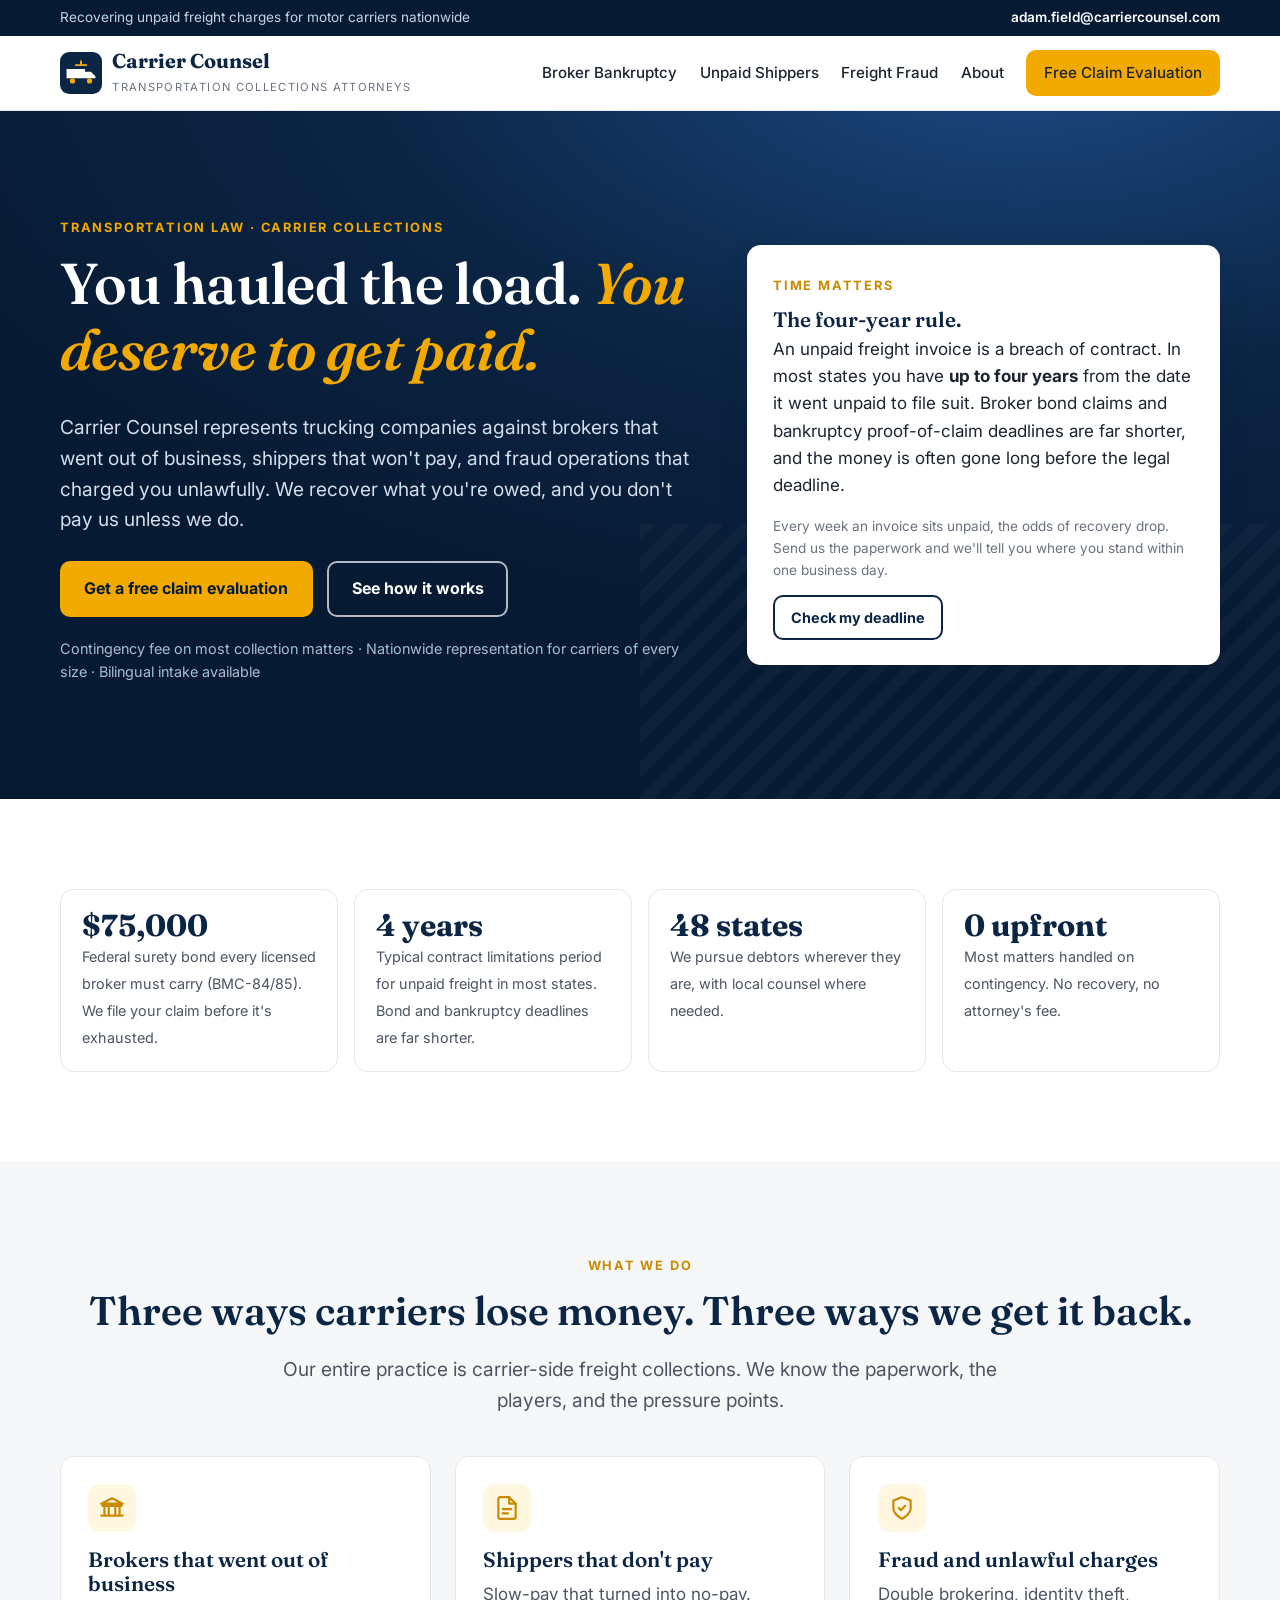
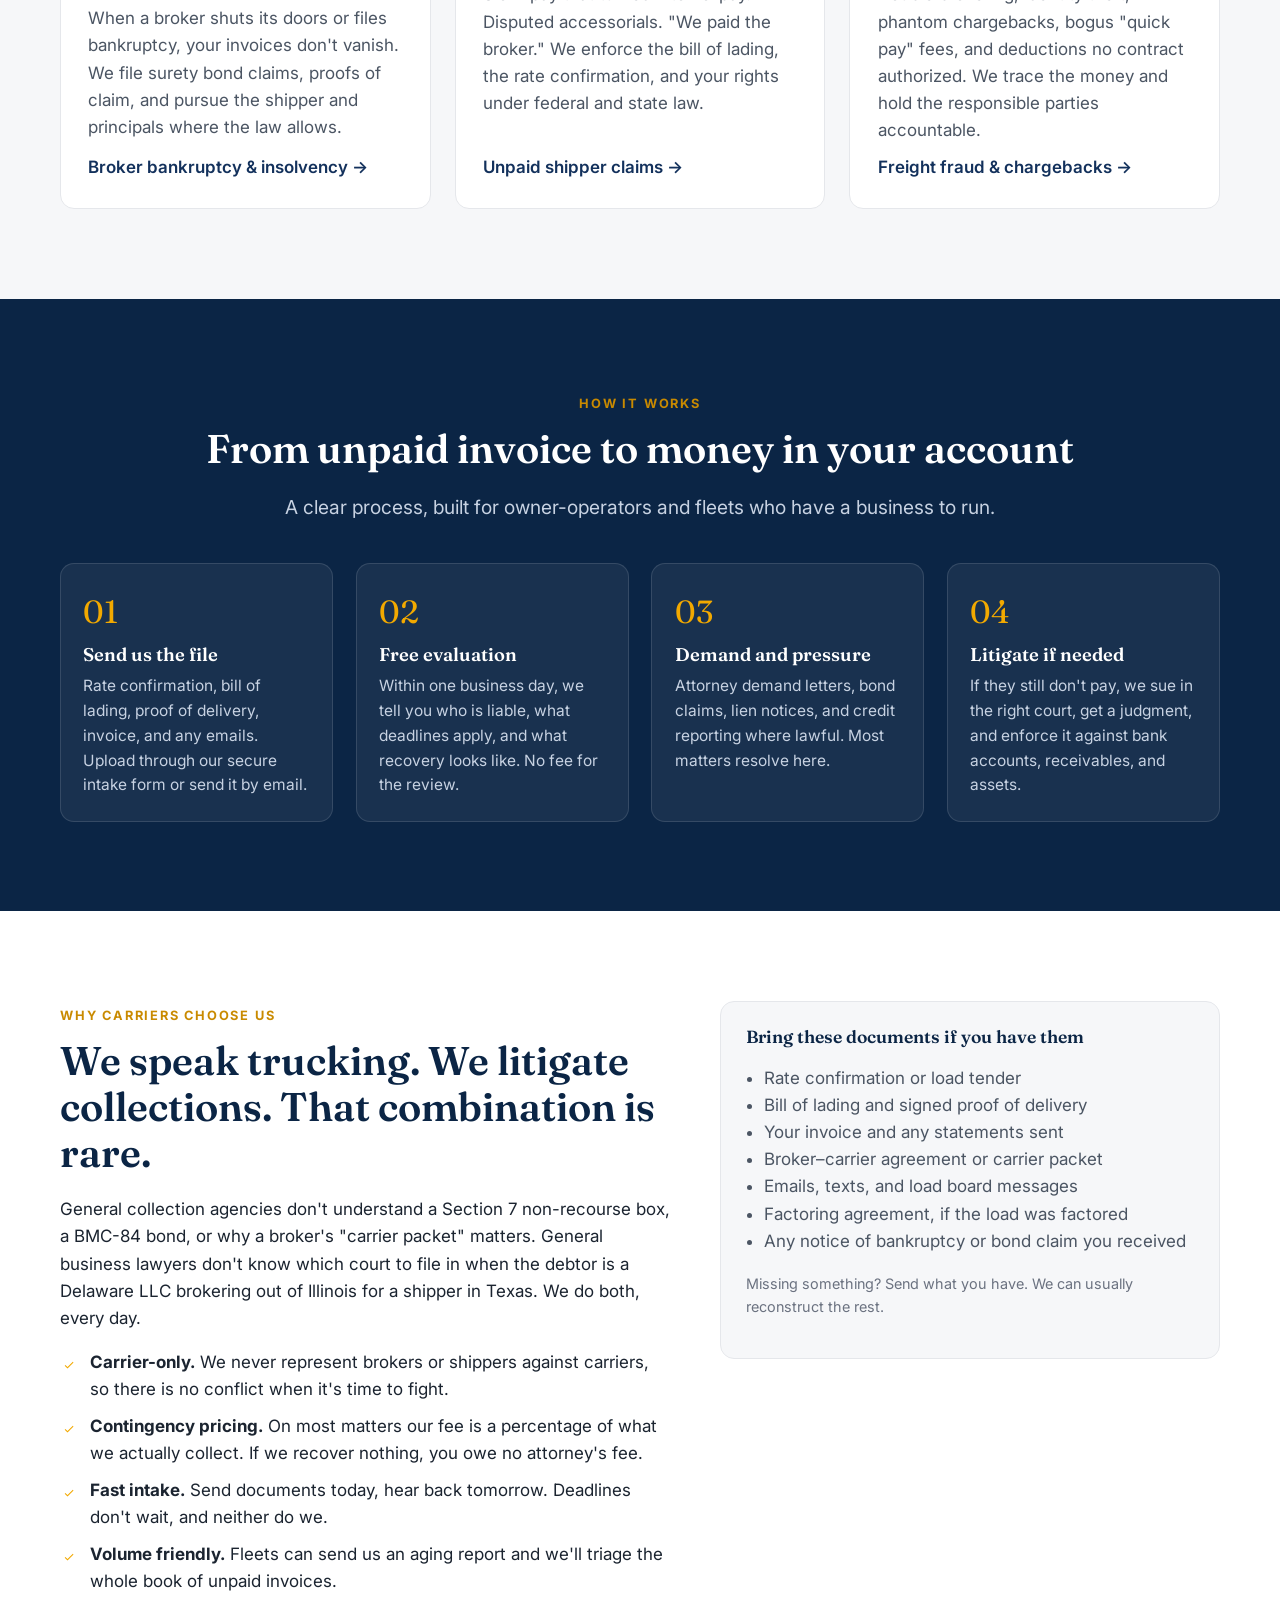
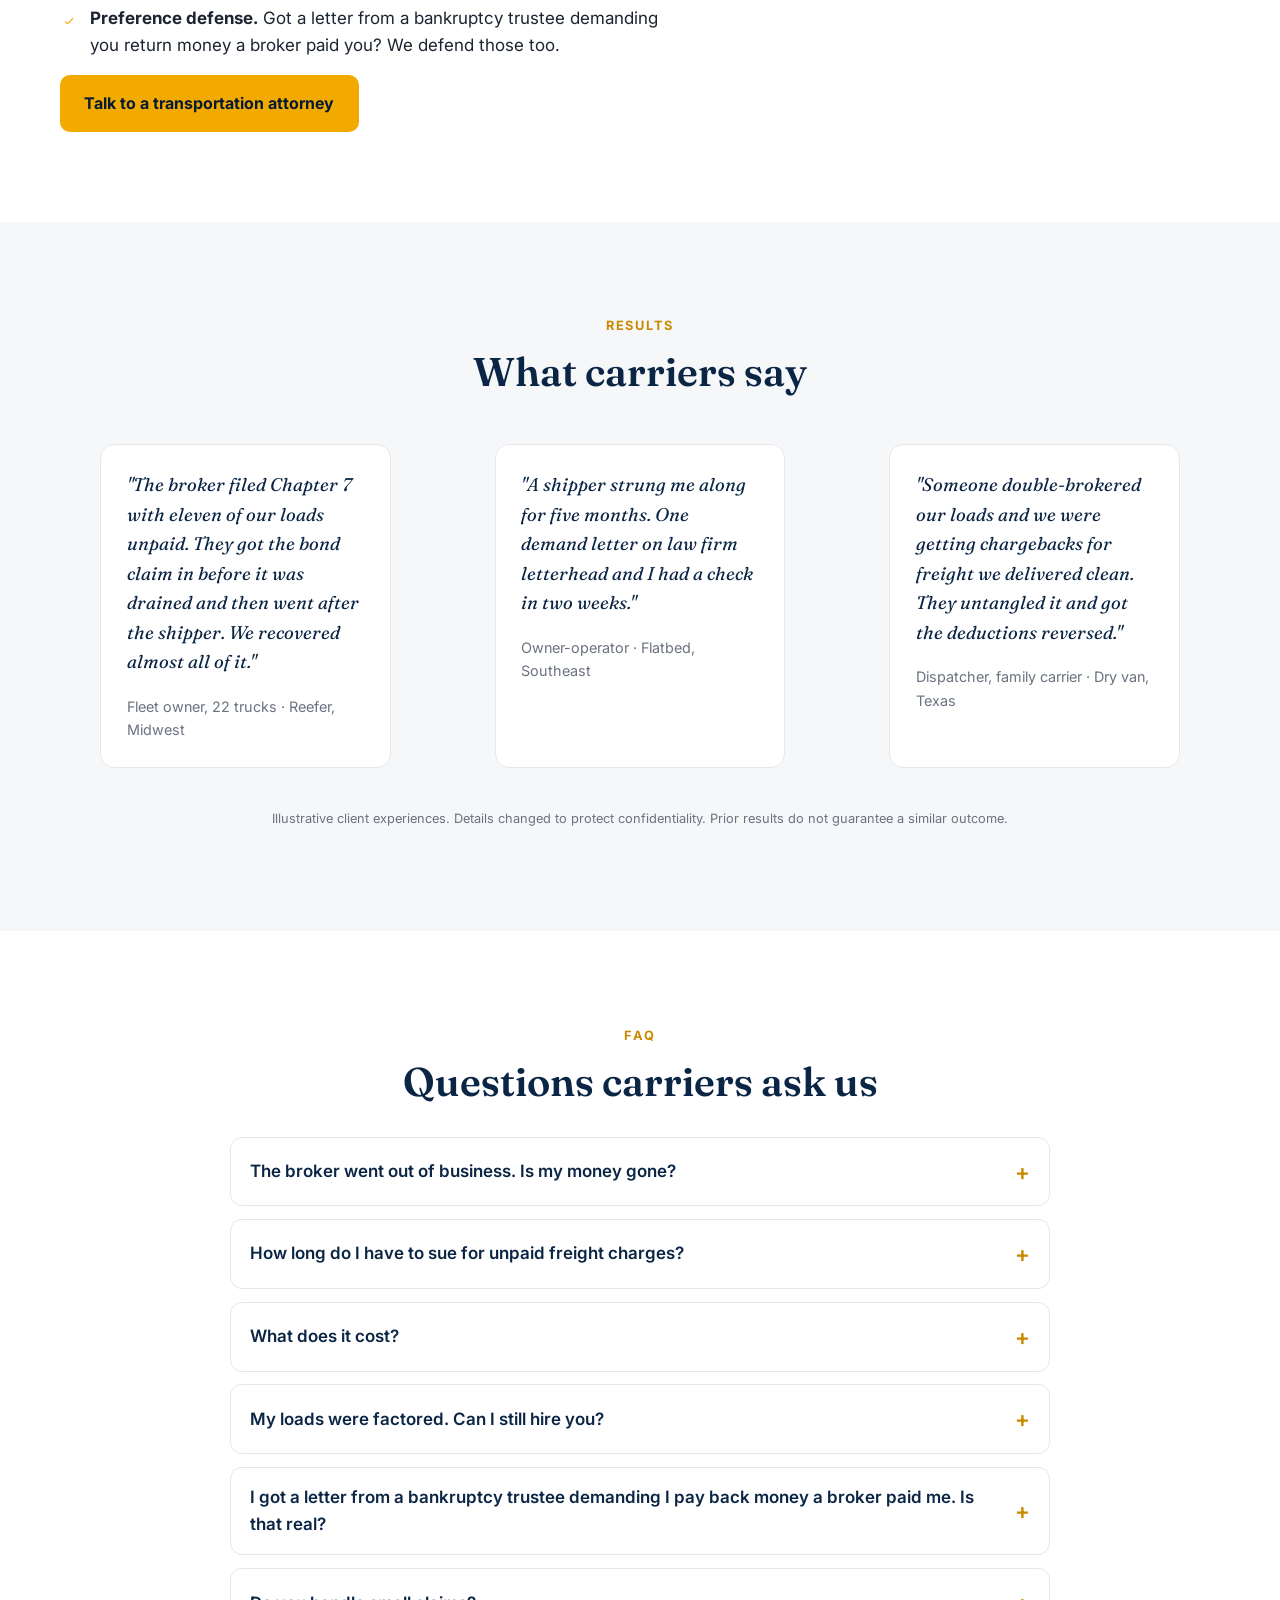
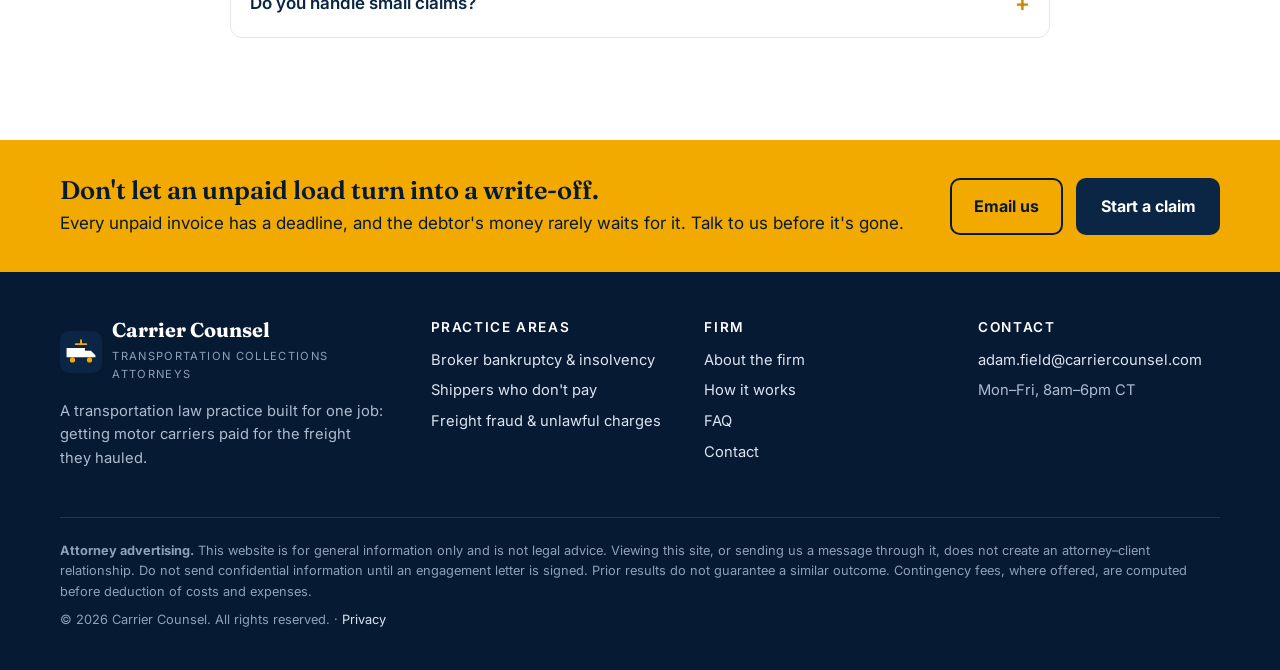
<file: freight-owed-law/index.html>
<!DOCTYPE html>
<html lang="en">
<head>
  <meta charset="utf-8">
  <meta name="viewport" content="width=device-width, initial-scale=1">
  <title>Carrier Counsel | Transportation Lawyers Who Get Carriers Paid</title>
  <meta name="description" content="Transportation law firm that recovers unpaid freight charges for trucking companies: broker bankruptcy and bond claims, shippers that won't pay, and freight fraud. Contingency fees. Free claim evaluation.">
  <link rel="canonical" href="https://carriercounsel.com/">
  <meta property="og:type" content="website">
  <meta property="og:title" content="Carrier Counsel | Transportation Lawyers Who Get Carriers Paid">
  <meta property="og:description" content="Transportation law firm that recovers unpaid freight charges for trucking companies: broker bankruptcy and bond claims, shippers that won't pay, and freight fraud. Contingency fees. Free claim evaluation.">
  <meta property="og:url" content="https://carriercounsel.com/">
  <meta name="theme-color" content="#0b2545">
  <link rel="icon" href="favicon.svg" type="image/svg+xml">
  <link rel="preconnect" href="https://fonts.googleapis.com">
  <link rel="preconnect" href="https://fonts.gstatic.com" crossorigin>
  <link href="https://fonts.googleapis.com/css2?family=Fraunces:ital,wght@0,600;0,700;1,500&family=Inter:wght@400;500;600;700&display=swap" rel="stylesheet">
  <link rel="stylesheet" href="assets/styles.css">
  <script>document.documentElement.classList.add("js");</script>
  <script type="application/ld+json">
  {
    "@context": "https://schema.org",
    "@type": "LegalService",
    "name": "Carrier Counsel",
    "url": "https://carriercounsel.com/",
    "description": "Transportation law firm recovering unpaid freight charges for motor carriers: broker bankruptcy claims, unpaid shipper collections, and freight fraud.",
    "email": "adam.field@carriercounsel.com",
    "areaServed": "US",
    "priceRange": "Contingency fee on most matters",
    "knowsAbout": ["Freight collections", "Broker surety bond claims", "Bankruptcy preference defense", "Double brokering", "Carmack Amendment"]
  }
  </script>
</head>
<body>
  <a class="skip" href="#main">Skip to content</a>
  <div class="topbar">
    <div class="container">
      <span>Recovering unpaid freight charges for motor carriers nationwide</span>
      <span><a href="mailto:adam.field@carriercounsel.com">adam.field@carriercounsel.com</a></span>
    </div>
  </div>
  <header class="site-header">
    <div class="container">
      <a class="brand" href="index.html">
        <img class="mark" src="assets/logo.svg" alt="" width="42" height="42">
        <span><span class="name">Carrier Counsel</span><span class="tag">Transportation Collections Attorneys</span></span>
      </a>
      <button class="nav-toggle" aria-label="Toggle navigation" aria-expanded="false" aria-controls="nav"><span></span><span></span><span></span></button>
      <nav class="nav" id="nav" aria-label="Primary">
        <a href="broker-bankruptcy.html">Broker Bankruptcy</a>
        <a href="unpaid-shippers.html">Unpaid Shippers</a>
        <a href="freight-fraud.html">Freight Fraud</a>
        <a href="about.html">About</a>
        <a href="contact.html" class="btn btn-primary btn-sm">Free Claim Evaluation</a>
      </nav>
    </div>
  </header>
  <main id="main">

    <section class="hero">
      <div class="container">
        <div>
          <span class="eyebrow" style="color:#f2a900">Transportation law &middot; Carrier collections</span>
          <h1>You hauled the load. <em>You deserve to get paid.</em></h1>
          <p class="lede">Carrier Counsel represents trucking companies against brokers that went out of business, shippers that won't pay, and fraud operations that charged you unlawfully. We recover what you're owed, and you don't pay us unless we do.</p>
          <div class="hero-actions">
            <a class="btn btn-primary" href="contact.html">Get a free claim evaluation</a>
            <a class="btn btn-light" href="#process">See how it works</a>
          </div>
          <p class="hero-note">Contingency fee on most collection matters &middot; Nationwide representation for carriers of every size &middot; Bilingual intake available</p>
        </div>
        <div class="hero-card reveal">
          <span class="eyebrow">Time matters</span>
          <h3>The four-year rule.</h3>
          <p>An unpaid freight invoice is a breach of contract. In most states you have <strong>up to four years</strong> from the date it went unpaid to file suit. Broker bond claims and bankruptcy proof-of-claim deadlines are far shorter, and the money is often gone long before the legal deadline.</p>
          <p class="small">Every week an invoice sits unpaid, the odds of recovery drop. Send us the paperwork and we'll tell you where you stand within one business day.</p>
          <a class="btn btn-outline btn-sm" href="contact.html">Check my deadline</a>
        </div>
      </div>
    </section>

    <section class="section">
      <div class="container">
        <div class="stats reveal">
          <div class="stat"><b>$75,000</b><span>Federal surety bond every licensed broker must carry (BMC-84/85). We file your claim before it's exhausted.</span></div>
          <div class="stat"><b>4 years</b><span>Typical contract limitations period for unpaid freight in most states. Bond and bankruptcy deadlines are far shorter.</span></div>
          <div class="stat"><b>48 states</b><span>We pursue debtors wherever they are, with local counsel where needed.</span></div>
          <div class="stat"><b>0 upfront</b><span>Most matters handled on contingency. No recovery, no attorney's fee.</span></div>
        </div>
      </div>
    </section>

    <section class="section alt" id="practice">
      <div class="container">
        <div class="center reveal">
          <span class="eyebrow">What we do</span>
          <h2>Three ways carriers lose money. Three ways we get it back.</h2>
          <p class="lede">Our entire practice is carrier-side freight collections. We know the paperwork, the players, and the pressure points.</p>
        </div>
        <div class="grid grid-3" style="margin-top:2.5rem">
          <article class="card reveal">
            <div class="icon"><svg viewBox="0 0 24 24" fill="none" stroke="currentColor" stroke-width="2" stroke-linecap="round" stroke-linejoin="round"><path d="M3 10h18M5 10v9M9 10v9M15 10v9M19 10v9M2 19h20M12 3 2 8h20z"/></svg></div>
            <h3>Brokers that went out of business</h3>
            <p>When a broker shuts its doors or files bankruptcy, your invoices don't vanish. We file surety bond claims, proofs of claim, and pursue the shipper and principals where the law allows.</p>
            <a class="more" href="broker-bankruptcy.html">Broker bankruptcy &amp; insolvency</a>
          </article>
          <article class="card reveal">
            <div class="icon"><svg viewBox="0 0 24 24" fill="none" stroke="currentColor" stroke-width="2" stroke-linecap="round" stroke-linejoin="round"><path d="M14 2H6a2 2 0 0 0-2 2v16a2 2 0 0 0 2 2h12a2 2 0 0 0 2-2V8z"/><path d="M14 2v6h6M8 13h8M8 17h5"/></svg></div>
            <h3>Shippers that don't pay</h3>
            <p>Slow-pay that turned into no-pay. Disputed accessorials. "We paid the broker." We enforce the bill of lading, the rate confirmation, and your rights under federal and state law.</p>
            <a class="more" href="unpaid-shippers.html">Unpaid shipper claims</a>
          </article>
          <article class="card reveal">
            <div class="icon"><svg viewBox="0 0 24 24" fill="none" stroke="currentColor" stroke-width="2" stroke-linecap="round" stroke-linejoin="round"><path d="M12 22s8-4 8-10V5l-8-3-8 3v7c0 6 8 10 8 10z"/><path d="m9 12 2 2 4-4"/></svg></div>
            <h3>Fraud and unlawful charges</h3>
            <p>Double brokering, identity theft, phantom chargebacks, bogus "quick pay" fees, and deductions no contract authorized. We trace the money and hold the responsible parties accountable.</p>
            <a class="more" href="freight-fraud.html">Freight fraud &amp; chargebacks</a>
          </article>
        </div>
      </div>
    </section>

    <section class="section dark" id="process">
      <div class="container">
        <div class="center reveal">
          <span class="eyebrow">How it works</span>
          <h2>From unpaid invoice to money in your account</h2>
          <p class="lede">A clear process, built for owner-operators and fleets who have a business to run.</p>
        </div>
        <div class="steps" style="margin-top:2.5rem">
          <div class="step reveal"><h3>Send us the file</h3><p>Rate confirmation, bill of lading, proof of delivery, invoice, and any emails. Upload through our secure intake form or send it by email.</p></div>
          <div class="step reveal"><h3>Free evaluation</h3><p>Within one business day, we tell you who is liable, what deadlines apply, and what recovery looks like. No fee for the review.</p></div>
          <div class="step reveal"><h3>Demand and pressure</h3><p>Attorney demand letters, bond claims, lien notices, and credit reporting where lawful. Most matters resolve here.</p></div>
          <div class="step reveal"><h3>Litigate if needed</h3><p>If they still don't pay, we sue in the right court, get a judgment, and enforce it against bank accounts, receivables, and assets.</p></div>
        </div>
      </div>
    </section>

    <section class="section">
      <div class="container split">
        <div class="reveal">
          <span class="eyebrow">Why carriers choose us</span>
          <h2>We speak trucking. We litigate collections. That combination is rare.</h2>
          <p>General collection agencies don't understand a Section 7 non-recourse box, a BMC-84 bond, or why a broker's "carrier packet" matters. General business lawyers don't know which court to file in when the debtor is a Delaware LLC brokering out of Illinois for a shipper in Texas. We do both, every day.</p>
          <ul class="checks">
            <li><strong>Carrier-only.</strong> We never represent brokers or shippers against carriers, so there is no conflict when it's time to fight.</li>
            <li><strong>Contingency pricing.</strong> On most matters our fee is a percentage of what we actually collect. If we recover nothing, you owe no attorney's fee.</li>
            <li><strong>Fast intake.</strong> Send documents today, hear back tomorrow. Deadlines don't wait, and neither do we.</li>
            <li><strong>Volume friendly.</strong> Fleets can send us an aging report and we'll triage the whole book of unpaid invoices.</li>
            <li><strong>Preference defense.</strong> Got a letter from a bankruptcy trustee demanding you return money a broker paid you? We defend those too.</li>
          </ul>
          <a class="btn btn-primary" href="contact.html">Talk to a transportation attorney</a>
        </div>
        <div class="aside reveal">
          <h3>Bring these documents if you have them</h3>
          <ul>
            <li>Rate confirmation or load tender</li>
            <li>Bill of lading and signed proof of delivery</li>
            <li>Your invoice and any statements sent</li>
            <li>Broker&ndash;carrier agreement or carrier packet</li>
            <li>Emails, texts, and load board messages</li>
            <li>Factoring agreement, if the load was factored</li>
            <li>Any notice of bankruptcy or bond claim you received</li>
          </ul>
          <p class="small" style="color:var(--muted);font-size:.9rem">Missing something? Send what you have. We can usually reconstruct the rest.</p>
        </div>
      </div>
    </section>

    <section class="section alt">
      <div class="container">
        <div class="center reveal">
          <span class="eyebrow">Results</span>
          <h2>What carriers say</h2>
        </div>
        <div class="grid grid-3" style="margin-top:2rem">
          <blockquote class="quote reveal"><p>"The broker filed Chapter 7 with eleven of our loads unpaid. They got the bond claim in before it was drained and then went after the shipper. We recovered almost all of it."</p><footer>Fleet owner, 22 trucks &middot; Reefer, Midwest</footer></blockquote>
          <blockquote class="quote reveal"><p>"A shipper strung me along for five months. One demand letter on law firm letterhead and I had a check in two weeks."</p><footer>Owner-operator &middot; Flatbed, Southeast</footer></blockquote>
          <blockquote class="quote reveal"><p>"Someone double-brokered our loads and we were getting chargebacks for freight we delivered clean. They untangled it and got the deductions reversed."</p><footer>Dispatcher, family carrier &middot; Dry van, Texas</footer></blockquote>
        </div>
        <p class="center" style="font-size:.8rem;color:var(--muted);margin-top:1.5rem">Illustrative client experiences. Details changed to protect confidentiality. Prior results do not guarantee a similar outcome.</p>
      </div>
    </section>

    <section class="section" id="faq">
      <div class="container" style="max-width:820px">
        <div class="center reveal">
          <span class="eyebrow">FAQ</span>
          <h2>Questions carriers ask us</h2>
        </div>
        <div class="faq reveal" style="margin-top:2rem">
          <details><summary>The broker went out of business. Is my money gone?</summary><p>Not necessarily. Every licensed broker must maintain a $75,000 surety bond or trust fund. You can file a claim against it, but it pays first come, first served and is often exhausted within weeks. In many situations the shipper can also be liable for the freight charges even though it already paid the broker. If the broker filed bankruptcy, you may also file a proof of claim in the case. The right move depends on your documents, and that is exactly what our free evaluation covers.</p></details>
          <details><summary>How long do I have to sue for unpaid freight charges?</summary><p>An unpaid invoice is a breach of contract claim, and in most states the statute of limitations for that is four years from the date payment came due. Some states allow more, a few allow less, and the period can differ for written versus oral agreements. Bond claims and bankruptcy bar dates are measured in weeks, not years. Whatever the legal deadline, the practical deadline is sooner: the longer an invoice sits, the more likely the debtor's money is gone. Send us the file and we will confirm your deadline in writing.</p></details>
          <details><summary>What does it cost?</summary><p>Most collection matters are handled on a contingency fee: we take an agreed percentage of what we recover and you pay no attorney's fee if we recover nothing. Court filing fees and similar costs are handled as described in your engagement letter. Some matters, like defending a bankruptcy preference demand, are handled on a flat or hourly basis. We tell you up front which applies.</p></details>
          <details><summary>My loads were factored. Can I still hire you?</summary><p>Usually, yes. The factoring company may own the receivable, in which case we coordinate with them, or the invoice may have been charged back to you, in which case you have the claim. Send us the factoring agreement and we will sort out who has standing.</p></details>
          <details><summary>I got a letter from a bankruptcy trustee demanding I pay back money a broker paid me. Is that real?</summary><p>Yes. In bankruptcy, payments made in the 90 days before the filing can be clawed back as "preferences." There are strong defenses, including ordinary course of business and new value, and trustees frequently settle for a fraction of the demand. Do not ignore the letter and do not pay it without talking to a lawyer.</p></details>
          <details><summary>Do you handle small claims?</summary><p>We take single-load claims and full aging reports. Smaller balances are often best handled with demand letters and bond claims rather than litigation, and we will tell you honestly when the cost of suing outweighs the recovery.</p></details>
        </div>
      </div>
    </section>

  </main>
  <section class="cta-band">
    <div class="container">
      <div>
        <h2>Don't let an unpaid load turn into a write-off.</h2>
        <p>Every unpaid invoice has a deadline, and the debtor's money rarely waits for it. Talk to us before it's gone.</p>
      </div>
      <div style="display:flex;gap:.8rem;flex-wrap:wrap">
        <a class="btn btn-outline" href="mailto:adam.field@carriercounsel.com">Email us</a>
        <a class="btn btn-primary" style="background:#0b2545;color:#fff" href="contact.html">Start a claim</a>
      </div>
    </div>
  </section>
  <footer class="site-footer">
    <div class="container">
      <div class="footer-grid">
        <div>
          <a class="brand" href="index.html" style="color:#fff"><img class="mark" src="assets/logo.svg" alt="" width="42" height="42"><span><span class="name">Carrier Counsel</span><span class="tag" style="color:#8ea0ba">Transportation Collections Attorneys</span></span></a>
          <p style="margin-top:1rem;max-width:36ch">A transportation law practice built for one job: getting motor carriers paid for the freight they hauled.</p>
        </div>
        <div>
          <h4>Practice areas</h4>
          <ul>
            <li><a href="broker-bankruptcy.html">Broker bankruptcy &amp; insolvency</a></li>
            <li><a href="unpaid-shippers.html">Shippers who don't pay</a></li>
            <li><a href="freight-fraud.html">Freight fraud &amp; unlawful charges</a></li>
          </ul>
        </div>
        <div>
          <h4>Firm</h4>
          <ul>
            <li><a href="about.html">About the firm</a></li>
            <li><a href="index.html#process">How it works</a></li>
            <li><a href="index.html#faq">FAQ</a></li>
            <li><a href="contact.html">Contact</a></li>
          </ul>
        </div>
        <div>
          <h4>Contact</h4>
          <ul>
            <li><a href="mailto:adam.field@carriercounsel.com">adam.field@carriercounsel.com</a></li>
            <li>Mon&ndash;Fri, 8am&ndash;6pm CT</li>
          </ul>
        </div>
      </div>
      <div class="legal">
        <p><strong>Attorney advertising.</strong> This website is for general information only and is not legal advice. Viewing this site, or sending us a message through it, does not create an attorney&ndash;client relationship. Do not send confidential information until an engagement letter is signed. Prior results do not guarantee a similar outcome. Contingency fees, where offered, are computed before deduction of costs and expenses.</p>
        <p>&copy; <span data-year>2026</span> Carrier Counsel. All rights reserved. &middot; <a href="privacy.html">Privacy</a></p>
      </div>
    </div>
  </footer>
  <script src="assets/main.js"></script>
</body>
</html>
</file>
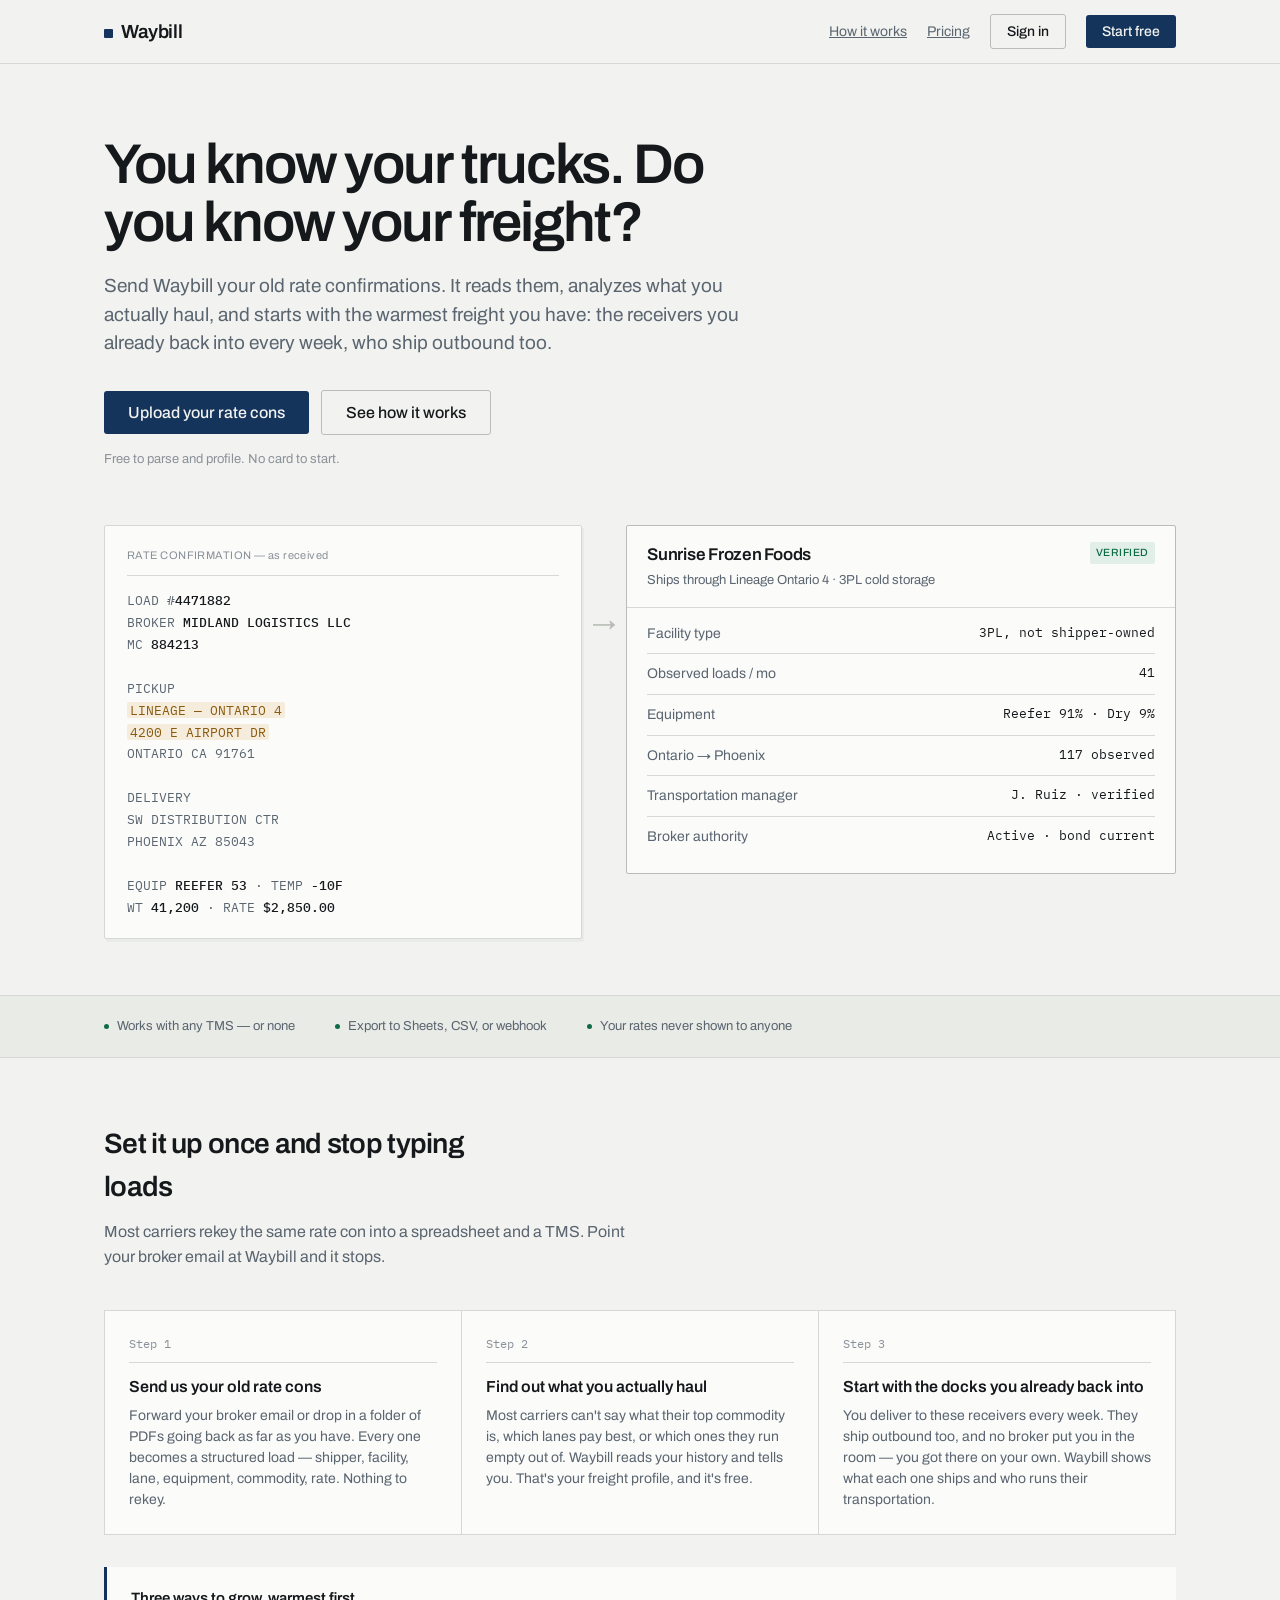
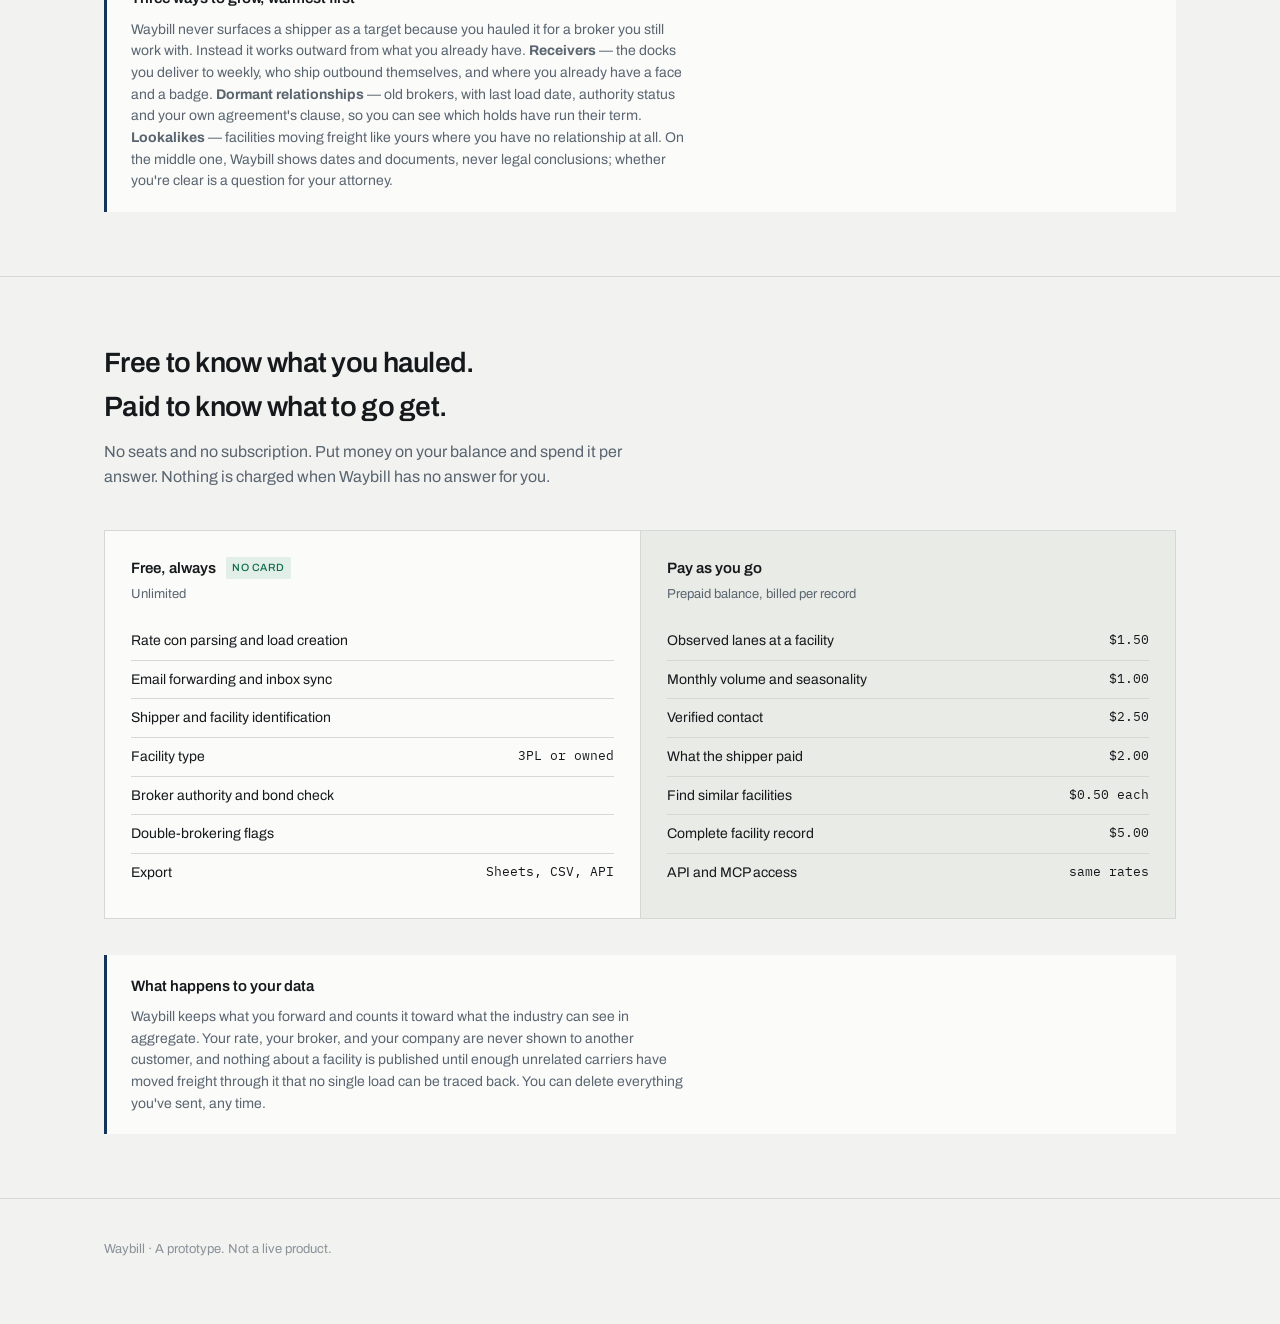
<file: waybill/index.html>
<!DOCTYPE html>
<html lang="en">
<head>
<meta charset="utf-8">
<meta name="viewport" content="width=device-width, initial-scale=1">
<title>Waybill — who actually ships the freight you haul</title>
<meta name="description" content="Waybill reads your rate confirmations, builds a freight profile from what you actually haul, and starts with the receivers you already deliver to. A prototype.">
<link rel="icon" href="../favicon.ico">
<link rel="preconnect" href="https://fonts.googleapis.com">
<link rel="preconnect" href="https://fonts.gstatic.com" crossorigin>
<link href="https://fonts.googleapis.com/css2?family=Archivo:wght@400;500;600&family=IBM+Plex+Mono:wght@400;500&display=swap" rel="stylesheet">
<link rel="stylesheet" href="styles.css">
</head>
<body>

<!-- ============ LANDING ============ -->
<div class="view on" id="v-landing">
  <div class="topbar"><div class="topbar-in">
    <div class="logo"><b></b>Waybill</div>
    <nav class="topnav">
      <a href="#how">How it works</a>
      <a href="#pricing">Pricing</a>
      <button class="btn-ghost" onclick="go('signin')">Sign in</button>
      <button class="btn" onclick="go('signup')">Start free</button>
    </nav>
  </div></div>

  <div class="hero"><div class="wrap">
    <h1>You know your trucks. Do you know your freight?</h1>
    <p class="lede">Send Waybill your old rate confirmations. It reads them, analyzes what you actually haul, and starts with the warmest freight you have: the receivers you already back into every week, who ship outbound too.</p>
    <div class="hero-cta">
      <button class="btn btn-lg" onclick="go('signup')">Upload your rate cons</button>
      <button class="btn-ghost btn-lg" onclick="go('signup')">See how it works</button>
    </div>
    <p class="hero-note">Free to parse and profile. No card to start.</p>

    <div class="demo">
      <div class="doc">
        <div class="doc-h">RATE CONFIRMATION — as received</div>
        LOAD #<em>4471882</em><br>
        BROKER <em>MIDLAND LOGISTICS LLC</em><br>
        MC <em>884213</em><br><br>
        PICKUP<br>
        <span class="hl">LINEAGE — ONTARIO 4</span><br>
        <span class="hl">4200 E AIRPORT DR</span><br>
        ONTARIO CA 91761<br><br>
        DELIVERY<br>
        SW DISTRIBUTION CTR<br>
        PHOENIX AZ 85043<br><br>
        EQUIP <em>REEFER 53</em> · TEMP <em>-10F</em><br>
        WT <em>41,200</em> · RATE <em>$2,850.00</em>
      </div>

      <div class="chevron">&#8594;</div>

      <div class="rec">
        <div class="rec-h">
          <div>
            <h3>Sunrise Frozen Foods</h3>
            <p>Ships through Lineage Ontario 4 &middot; 3PL cold storage</p>
          </div>
          <span class="tag t-ver">VERIFIED</span>
        </div>
        <div class="rec-body">
          <dl>
            <div class="row"><dt>Facility type</dt><dd>3PL, not shipper-owned</dd></div>
            <div class="row"><dt>Observed loads / mo</dt><dd>41</dd></div>
            <div class="row"><dt>Equipment</dt><dd>Reefer 91% &middot; Dry 9%</dd></div>
            <div class="row"><dt>Ontario &rarr; Phoenix</dt><dd>117 observed</dd></div>
            <div class="row"><dt>Transportation manager</dt><dd>J. Ruiz &middot; verified</dd></div>
            <div class="row"><dt>Broker authority</dt><dd>Active &middot; bond current</dd></div>
          </dl>
        </div>
      </div>
    </div>
  </div></div>

  <div class="strip"><div class="strip-in">
    <span><i class="dot"></i>Works with any TMS — or none</span>
    <span><i class="dot"></i>Export to Sheets, CSV, or webhook</span>
    <span><i class="dot"></i>Your rates never shown to anyone</span>
  </div></div>

  <div class="sect" id="how"><div class="wrap">
    <h2>Set it up once and stop typing loads</h2>
    <p class="sub">Most carriers rekey the same rate con into a spreadsheet and a TMS. Point your broker email at Waybill and it stops.</p>
    <div class="steps">
      <div class="step">
        <div class="n">Step 1</div>
        <h4>Send us your old rate cons</h4>
        <p>Forward your broker email or drop in a folder of PDFs going back as far as you have. Every one becomes a structured load — shipper, facility, lane, equipment, commodity, rate. Nothing to rekey.</p>
      </div>
      <div class="step">
        <div class="n">Step 2</div>
        <h4>Find out what you actually haul</h4>
        <p>Most carriers can't say what their top commodity is, which lanes pay best, or which ones they run empty out of. Waybill reads your history and tells you. That's your freight profile, and it's free.</p>
      </div>
      <div class="step">
        <div class="n">Step 3</div>
        <h4>Start with the docks you already back into</h4>
        <p>You deliver to these receivers every week. They ship outbound too, and no broker put you in the room — you got there on your own. Waybill shows what each one ships and who runs their transportation.</p>
      </div>
    </div>
    <div class="trust" style="margin-top:32px">
      <h4>Three ways to grow, warmest first</h4>
      <p>Waybill never surfaces a shipper as a target because you hauled it for a broker you still work with. Instead it works outward from what you already have. <b>Receivers</b> — the docks you deliver to weekly, who ship outbound themselves, and where you already have a face and a badge. <b>Dormant relationships</b> — old brokers, with last load date, authority status and your own agreement's clause, so you can see which holds have run their term. <b>Lookalikes</b> — facilities moving freight like yours where you have no relationship at all. On the middle one, Waybill shows dates and documents, never legal conclusions; whether you're clear is a question for your attorney.</p>
    </div>
  </div></div>

  <div class="sect" id="pricing"><div class="wrap">
    <h2>Free to know what you hauled. Paid to know what to go get.</h2>
    <p class="sub">No seats and no subscription. Put money on your balance and spend it per answer. Nothing is charged when Waybill has no answer for you.</p>
    <div class="split">
      <div class="col">
        <h4>Free, always <span class="tag t-ver">NO CARD</span></h4>
        <p class="price">Unlimited</p>
        <ul>
          <li><b>Rate con parsing and load creation</b></li>
          <li><b>Email forwarding and inbox sync</b></li>
          <li><b>Shipper and facility identification</b></li>
          <li><b>Facility type</b> <span class="amt">3PL or owned</span></li>
          <li><b>Broker authority and bond check</b></li>
          <li><b>Double-brokering flags</b></li>
          <li><b>Export</b> <span class="amt">Sheets, CSV, API</span></li>
        </ul>
      </div>
      <div class="col paid">
        <h4>Pay as you go</h4>
        <p class="price">Prepaid balance, billed per record</p>
        <ul>
          <li><b>Observed lanes at a facility</b> <span class="amt">$1.50</span></li>
          <li><b>Monthly volume and seasonality</b> <span class="amt">$1.00</span></li>
          <li><b>Verified contact</b> <span class="amt">$2.50</span></li>
          <li><b>What the shipper paid</b> <span class="amt">$2.00</span></li>
          <li><b>Find similar facilities</b> <span class="amt">$0.50 each</span></li>
          <li><b>Complete facility record</b> <span class="amt">$5.00</span></li>
          <li><b>API and MCP access</b> <span class="amt">same rates</span></li>
        </ul>
      </div>
    </div>

    <div class="trust">
      <h4>What happens to your data</h4>
      <p>Waybill keeps what you forward and counts it toward what the industry can see in aggregate. Your rate, your broker, and your company are never shown to another customer, and nothing about a facility is published until enough unrelated carriers have moved freight through it that no single load can be traced back. You can delete everything you've sent, any time.</p>
    </div>
  </div></div>

  <footer><div class="wrap">
    Waybill &middot; A prototype. Not a live product.
  </div></footer>
</div>

<!-- ============ SIGN UP ============ -->
<div class="view" id="v-signup">
  <div class="topbar"><div class="topbar-in">
    <div class="logo" onclick="go('landing')" style="cursor:pointer"><b></b>Waybill</div>
  </div></div>
  <div class="auth">
    <h2>Create your account</h2>
    <p>You'll get a forwarding address on the next screen.</p>
    <div class="formrow">
      <label for="su-co">Company name</label>
      <input type="text" id="su-co" placeholder="Ruiz Trucking LLC">
    </div>
    <div class="formrow">
      <label for="su-em">Work email</label>
      <input type="email" id="su-em" placeholder="you@company.com">
    </div>
    <div class="formrow">
      <label for="su-mc">MC number <span style="color:var(--faint)">(optional)</span></label>
      <input type="text" id="su-mc" placeholder="884213">
      <p class="hint">Used to pre-check your own authority. Skip it if you'd rather not.</p>
    </div>
    <p class="err" id="su-err">Enter a company name and email to continue.</p>
    <button class="btn btn-lg" style="width:100%;margin-top:8px" onclick="doSignup()">Create account</button>
    <p class="hint" style="text-align:center;margin-top:16px">Already set up? <a href="#" onclick="go('signin');return false" style="color:var(--blue)">Sign in</a></p>
  </div>
</div>

<!-- ============ SIGN IN ============ -->
<div class="view" id="v-signin">
  <div class="topbar"><div class="topbar-in">
    <div class="logo" onclick="go('landing')" style="cursor:pointer"><b></b>Waybill</div>
  </div></div>
  <div class="auth">
    <h2>Sign in</h2>
    <p>Prototype — any email gets you in.</p>
    <div class="formrow">
      <label for="si-em">Email</label>
      <input type="email" id="si-em" placeholder="you@company.com">
    </div>
    <div class="formrow">
      <label for="si-pw">Password</label>
      <input type="password" id="si-pw" placeholder="••••••••">
    </div>
    <button class="btn btn-lg" style="width:100%;margin-top:8px" onclick="enterApp('loads')">Sign in</button>
  </div>
</div>

<!-- ============ ONBOARD ============ -->
<div class="view" id="v-onboard">
  <div class="topbar"><div class="topbar-in">
    <div class="logo"><b></b>Waybill</div>
    <nav class="topnav"><span style="font-size:13px">Step 2 of 2</span></nav>
  </div></div>
  <div class="wrap narrow" style="padding-top:56px;padding-bottom:80px">
    <h2 style="font-size:26px;letter-spacing:-.02em;font-weight:600">Where should your rate cons come from?</h2>
    <p style="color:var(--steel);margin-top:10px;margin-bottom:28px">Pick one now, add the others later. Most carriers start with forwarding.</p>

    <div class="panel">
      <h3>Forward your broker email <span class="tag t-ver" style="margin-left:6px">FASTEST</span></h3>
      <p class="ph">Every rate con sent to this address is parsed within a minute. Set one filter in Gmail or Outlook and you never touch it again.</p>
      <div class="field">
        <div class="copybox" id="fwd-addr">loads-8f2a41@waybill.co</div>
        <button class="btn-ghost" onclick="copyAddr()">Copy</button>
      </div>
      <p class="hint" id="fwd-hint">In Gmail: Settings &rarr; Filters &rarr; Create filter &rarr; from broker domains &rarr; Forward to this address. We'll walk you through it.</p>
      <button class="btn" style="margin-top:16px" onclick="finishOnboard('fwd')">I've set up forwarding</button>
    </div>

    <div class="panel">
      <h3>Connect Gmail or Outlook directly</h3>
      <p class="ph">Waybill reads only messages that look like rate confirmations, and digs as far back as your mailbox goes — not just 24 months. That deep scan is how it finds brokers you folded with or walked away from years ago, and the shippers behind them. Read-only. Revoke any time.</p>
      <div style="display:flex;gap:10px;flex-wrap:wrap">
        <button class="btn-ghost" onclick="finishOnboard('gmail')">Connect Gmail</button>
        <button class="btn-ghost" onclick="finishOnboard('outlook')">Connect Outlook</button>
      </div>
      <p class="hint">This is the one to pick. Old mail is where the dormant relationships are, and those are the shippers you may already be clear to call.</p>
    </div>

    <div class="panel">
      <h3>Upload a file</h3>
      <p class="ph">Drop in PDFs or a folder of scans. Good for testing before you connect anything.</p>
      <button class="btn-ghost" onclick="finishOnboard('upload')">Choose files</button>
    </div>
  </div>
</div>

<!-- ============ APP ============ -->
<div class="view" id="v-app">
  <div class="appbar"><div class="appbar-in">
    <div class="logo"><b></b>Waybill</div>
    <nav class="tabs">
      <button class="tab on" data-p="loads" onclick="tab('loads')">Loads</button>
      <button class="tab" data-p="profile" onclick="tab('profile')">My freight</button>
      <button class="tab" data-p="receivers" onclick="tab('receivers')">Receivers</button>
      <button class="tab" data-p="reactivate" onclick="tab('reactivate')">Reactivate</button>
      <button class="tab" data-p="prospect" onclick="tab('prospect')">Lookalikes</button>
      <button class="tab" data-p="outreach" onclick="tab('outreach')">Outreach</button>
      <button class="tab" data-p="facilities" onclick="tab('facilities')">Facilities</button>
      <button class="tab" data-p="sources" onclick="tab('sources')">Sources</button>
      <button class="tab" data-p="billing" onclick="tab('billing')">Billing</button>
    </nav>
    <div class="bal">
      <span style="color:var(--steel)">Balance</span>
      <span class="bal-amt" id="bal">$0.00</span>
      <button class="btn-ghost" onclick="tab('billing')">Add funds</button>
    </div>
  </div></div>

  <div class="appwrap">
    <div class="flash" id="flash"></div>

    <!-- LOADS -->
    <div class="pane on" id="p-loads">
      <div class="pane-h">
        <div>
          <h2>Loads</h2>
          <p id="loads-sub">Parsed from your forwarded email</p>
        </div>
        <div style="display:flex;gap:10px">
          <button class="btn-ghost" onclick="flashMsg('Exported 6 loads to Google Sheets.')">Export to Sheets</button>
          <button class="btn-ghost" onclick="simulate()">Simulate new email</button>
        </div>
      </div>
      <table>
        <thead><tr>
          <th>Pickup facility</th><th>Shipper</th><th>Broker</th><th>Lane</th><th>Equip</th><th>Rate</th><th>Load</th><th>Status</th>
        </tr></thead>
        <tbody id="loads-body"></tbody>
      </table>
      <p class="hint" style="margin-top:12px">Click any row to open the facility record.</p>
    </div>

    <!-- MY FREIGHT -->
    <div class="pane" id="p-profile">
      <div class="pane-h">
        <div>
          <h2>My freight</h2>
          <p>What Waybill learned from 214 rate cons, Mar 2025 to today</p>
        </div>
        <div style="display:flex;gap:10px">
          <button class="btn-ghost" onclick="tab('prospect')">Find lookalikes</button>
        </div>
      </div>

      <div class="panel" style="border-left:3px solid var(--blue)">
        <h3>What you haul</h3>
        <p class="ph">Most carriers guess at this. Here's what your own paperwork says.</p>
        <div class="grid2">
          <div>
            <div class="bars">
              <div class="bar"><span class="lbl">Frozen &amp; refrigerated food</span><span class="track"><span class="fill" style="width:61%"></span></span><span class="v">61%</span></div>
              <div class="bar"><span class="lbl">Fresh produce</span><span class="track"><span class="fill" style="width:22%"></span></span><span class="v">22%</span></div>
              <div class="bar"><span class="lbl">Beverage</span><span class="track"><span class="fill" style="width:11%"></span></span><span class="v">11%</span></div>
              <div class="bar"><span class="lbl">Other / unclassified</span><span class="track"><span class="fill" style="width:6%"></span></span><span class="v">6%</span></div>
            </div>
          </div>
          <div>
            <dl>
              <div class="row"><dt>Equipment</dt><dd>Reefer 94% · Dry 6%</dd></div>
              <div class="row"><dt>Average length of haul</dt><dd>412 mi</dd></div>
              <div class="row"><dt>Average rate per mile</dt><dd>$2.41</dd></div>
              <div class="row"><dt>Busiest month</dt><dd>October</dd></div>
              <div class="row"><dt>Loads analyzed</dt><dd>214</dd></div>
            </dl>
          </div>
        </div>
      </div>

      <div class="grid2">
        <div class="panel">
          <h3>Your lanes, by what they actually pay</h3>
          <p class="ph">Ranked by rate per mile, not by how often you run them.</p>
          <table style="border:none">
            <thead><tr><th>Lane</th><th style="text-align:right">Loads</th><th style="text-align:right">$/mi</th></tr></thead>
            <tbody>
              <tr style="cursor:default"><td class="lead">Corona CA → Dallas TX</td><td data-label="Loads" class="num" style="text-align:right">18</td><td data-label="$/mi" class="num" style="text-align:right">$2.88</td></tr>
              <tr style="cursor:default"><td class="lead">Ontario CA → Phoenix AZ</td><td data-label="Loads" class="num" style="text-align:right">64</td><td data-label="$/mi" class="num" style="text-align:right">$2.62</td></tr>
              <tr style="cursor:default"><td class="lead">Ontario CA → Las Vegas NV</td><td data-label="Loads" class="num" style="text-align:right">41</td><td data-label="$/mi" class="num" style="text-align:right">$2.19</td></tr>
              <tr style="cursor:default"><td class="lead">Corona CA → Phoenix AZ</td><td data-label="Loads" class="num" style="text-align:right">29</td><td data-label="$/mi" class="num" style="text-align:right">$1.94</td></tr>
              <tr style="cursor:default"><td class="lead">Ontario CA → Denver CO</td><td data-label="Loads" class="num" style="text-align:right">12</td><td data-label="$/mi" class="num" style="text-align:right">$1.71</td></tr>
            </tbody>
          </table>
          <p class="hint">Your highest-volume lane is your third best paying. Worth knowing before you renew anything.</p>
        </div>
        <div class="panel">
          <h3>Where you're running empty</h3>
          <p class="ph">Deliveries with no loaded return within 48 hours.</p>
          <div class="bars">
            <div class="bar"><span class="lbl">Denver CO</span><span class="track"><span class="fill" style="width:74%;background:var(--red)"></span></span><span class="v">74%</span></div>
            <div class="bar"><span class="lbl">Dallas TX</span><span class="track"><span class="fill" style="width:48%;background:var(--red)"></span></span><span class="v">48%</span></div>
            <div class="bar"><span class="lbl">Phoenix AZ</span><span class="track"><span class="fill" style="width:21%"></span></span><span class="v">21%</span></div>
            <div class="bar"><span class="lbl">Las Vegas NV</span><span class="track"><span class="fill" style="width:12%"></span></span><span class="v">12%</span></div>
          </div>
          <p class="hint" style="margin-top:14px">Three quarters of your Denver runs come back empty. Waybill can look for reefer shippers outbound from Denver that match your profile.</p>
          <button class="btn" style="margin-top:12px" onclick="tab('prospect')">Find Denver outbound</button>
        </div>
      </div>

      <div class="panel">
        <h3>Add more history</h3>
        <p class="ph">This profile rests on 214 loads. The further back you go, the better the lookalike matching gets — seasonality especially needs a couple of years.</p>
        <div style="display:flex;gap:10px;flex-wrap:wrap">
          <button class="btn-ghost" onclick="connectMail()">Connect inbox for a full-mailbox scan</button>
          <button class="btn-ghost" onclick="flashMsg('Drop a folder of PDFs to add older loads.')">Upload old rate cons</button>
        </div>
      </div>
    </div>

    <!-- FACILITIES -->
    <div class="pane" id="p-facilities">
      <div class="pane-h">
        <div>
          <h2>Facilities</h2>
          <p>Docks your freight has touched, resolved and typed</p>
        </div>
      </div>
      <table>
        <thead><tr>
          <th>Facility</th><th>Type</th><th>Shipper</th><th>Your loads</th><th>Network loads</th><th>Confidence</th>
        </tr></thead>
        <tbody id="fac-body"></tbody>
      </table>
    </div>

    <!-- FACILITY DETAIL -->
    <div class="pane" id="p-detail">
      <a class="back" href="#" onclick="tab('facilities');return false">&larr; All facilities</a>
      <div id="detail-body"></div>
    </div>

    <!-- PROSPECT -->
    <div class="pane" id="p-prospect">
      <div class="pane-h">
        <div>
          <h2>Lookalikes</h2>
          <p>Facilities moving freight like yours, that you have no relationship with</p>
        </div>
      </div>
      <div class="panel" style="border-left:3px solid var(--blue)">
        <h3>Matched against your freight profile</h3>
        <p class="ph">Waybill starts from what you already haul — reefer food, 400-mile hauls out of the Inland Empire — and looks for facilities that ship the same kind of freight. Anything you've hauled for a broker is excluded, and so is anything that broker moves.</p>
      </div>
      <div class="panel">
        <div class="grid2">
          <div>
            <div class="formrow">
              <label for="pr-o">Origin</label>
              <input type="text" id="pr-o" value="Ontario, CA">
            </div>
            <div class="formrow">
              <label for="pr-d">Destination</label>
              <input type="text" id="pr-d" value="Phoenix, AZ">
            </div>
          </div>
          <div>
            <div class="formrow">
              <label for="pr-e">Equipment</label>
              <select id="pr-e"><option>Reefer</option><option>Dry van</option><option>Flatbed</option></select>
            </div>
            <div class="formrow">
              <label for="pr-m">Minimum loads per month</label>
              <input type="text" id="pr-m" value="10">
            </div>
          </div>
        </div>
        <div style="display:flex;gap:12px;align-items:center;flex-wrap:wrap;margin-top:4px">
          <button class="btn" onclick="estimate()">Estimate cost</button>
          <button class="btn-ghost" onclick="runSearch()">Run search</button>
          <span class="hint" id="pr-est" style="margin:0"></span>
        </div>
        <p class="err" id="pr-err">Not enough balance for this search. Add funds in Billing.</p>
      </div>
      <div id="pr-results"></div>
    </div>

    <!-- RECEIVERS -->
    <div class="pane" id="p-receivers">
      <div class="pane-h">
        <div>
          <h2>Receivers</h2>
          <p>Docks you already deliver to — and what they ship outbound</p>
        </div>
      </div>

      <div class="panel" style="border-left:3px solid var(--green)">
        <h3>The warmest freight you have</h3>
        <p class="ph" style="margin:0">You back into these docks every week. Their receiving manager knows your trucks, and no broker put you in that relationship — you earned it on the delivery side. Most of them also ship outbound, and that freight has nothing to do with the broker who tendered you the inbound load. <b>Start here before you cold-call anyone.</b></p>
      </div>

      <table>
        <thead><tr>
          <th>Receiver</th><th>Your deliveries</th><th>Ships outbound</th><th>Their lanes</th><th>Equip</th><th>Standing</th><th></th>
        </tr></thead>
        <tbody id="recv-body"></tbody>
      </table>

      <div class="grid2" style="margin-top:20px">
        <div class="panel">
          <h3>Why this works</h3>
          <p class="ph" style="margin:0">A broker's non-solicit covers the broker's customer — the shipper who tendered the load. The consignee on the delivery end is usually not that customer, and their outbound freight is their own to award. You're also the only carrier in the conversation who can say "I'm at your dock Thursday anyway." Still read your own agreement: a few are written broadly enough to reach consignees too, and Waybill flags those.</p>
        </div>
        <div class="panel">
          <h3>Next time you're there</h3>
          <p class="ph">Waybill can put the receiving contact and what they ship on your driver's delivery paperwork, so the conversation happens at the dock instead of over email.</p>
          <button class="btn" onclick="flashMsg('Contact and outbound summary will print on delivery paperwork.')">Add to delivery packets</button>
          <button class="btn-ghost" style="margin-top:8px" onclick="pushCrm(6,'receivers')">Push all to CRM</button>
        </div>
      </div>
    </div>

    <!-- REACTIVATE -->
    <div class="pane" id="p-reactivate">
      <div class="pane-h">
        <div>
          <h2>Reactivate</h2>
          <p>Brokers you no longer work with, and where their shippers stand</p>
        </div>
        <div style="display:flex;gap:10px">
          <button class="btn-ghost" onclick="flashMsg('Scanning back to 2021. This usually turns up brokers you have forgotten about.')">Scan further back</button>
        </div>
      </div>

      <div class="panel" style="border-left:3px solid var(--blue)">
        <h3>What this screen is and isn't</h3>
        <p class="ph" style="margin:0">Waybill found 9 brokers in your email you haven't hauled for in over a year, including 3 whose operating authority is no longer active. It shows you the last load date, the broker's FMCSA status, and the non-solicit language from the agreement you signed with them. <b>It does not tell you whether you're legally clear.</b> Terms vary, some survive a broker shutting down, and some are assigned to whoever buys the book. Read the clause, then ask your attorney.</p>
      </div>

      <table>
        <thead><tr>
          <th>Broker</th><th>Last load</th><th>Authority</th><th>Your term</th><th>Shippers</th><th>Status</th><th></th>
        </tr></thead>
        <tbody id="react-body"></tbody>
      </table>

      <div class="grid2" style="margin-top:20px">
        <div class="panel">
          <h3>Upload your carrier packets</h3>
          <p class="ph">The non-solicit term isn't on the rate con — it's in the broker-carrier agreement you signed. Upload those and Waybill pulls out the clause, the term length, and whether it survives termination, then dates the clock from your last load.</p>
          <button class="btn" onclick="flashMsg('Drop your signed broker-carrier agreements here.')">Upload agreements</button>
          <p class="hint">4 of your 9 dormant brokers have no agreement on file, so their term shows as unknown.</p>
        </div>
        <div class="panel">
          <h3>Watch list</h3>
          <p class="ph">Waybill emails you the month a term runs out, so a relationship you could reopen doesn't sit forgotten for another two years.</p>
          <dl>
            <div class="row"><dt>Apex Freight Group</dt><dd>clear in 4 mo</dd></div>
            <div class="row"><dt>Sierra Lane Brokerage</dt><dd>clear in 11 mo</dd></div>
            <div class="row"><dt>Trident Transport Mgmt</dt><dd>term unknown</dd></div>
          </dl>
          <button class="btn-ghost" style="margin-top:14px" onclick="flashMsg('You will get an email the month each term runs out.')">Notify me</button>
        </div>
      </div>
    </div>

    <!-- OUTREACH -->
    <div class="pane" id="p-outreach">
      <div class="pane-h">
        <div>
          <h2>Outreach</h2>
          <p>Drafted from your own freight history, sent from your domain</p>
        </div>
        <div style="display:flex;gap:10px">
          <button class="btn-ghost" onclick="flashMsg('Connect the mailbox you want these sent from.')">Connect sending mailbox</button>
        </div>
      </div>

      <div class="panel" style="border-left:3px solid var(--green)">
        <h3>Nothing sends without you</h3>
        <p class="ph" style="margin:0">Every draft waits for your approval. It goes out from your address, replies come to your inbox, and Waybill never appears in the thread. Unlimited sends on any paid plan &mdash; no per-seat fee and no per-mailbox fee.</p>
      </div>

      <div class="panel">
        <h3>SW Distribution Center &mdash; Dana Whitfield <span class="tag t-ver" style="margin-left:6px">READY</span></h3>
        <p class="ph">You deliver here 64 times a year. They ship outbound toward Ontario, which is your empty return.</p>
        <div style="background:var(--sunk);border:1px solid var(--rule);border-radius:2px;padding:16px;font-size:14.5px;line-height:1.6">
          <div style="font-family:var(--mono);font-size:12px;color:var(--faint);padding-bottom:10px;border-bottom:1px solid var(--rule);margin-bottom:12px">
            Subject: Your Ontario outbound &mdash; we&rsquo;re at your dock Thursdays
          </div>
          Dana,<br><br>
          We run about 64 loads a year into your Phoenix DC, so our drivers are on your dock most Thursdays.<br><br>
          I noticed you also ship outbound toward Ontario. That&rsquo;s our home lane and we&rsquo;re usually running back empty, which means we can price it better than someone repositioning to get there.<br><br>
          Worth a short call? I can send our insurance and authority ahead of time.<br><br>
          &mdash; Justin
        </div>
        <div style="display:flex;gap:10px;margin-top:14px;flex-wrap:wrap">
          <button class="btn" onclick="flashMsg('Sent from your mailbox. Two follow-ups scheduled, 4 and 11 days out.')">Approve &amp; send</button>
          <button class="btn-ghost" onclick="flashMsg('Draft opened for editing.')">Edit</button>
          <button class="btn-ghost" onclick="flashMsg('Rewritten with a shorter opener.')">Rewrite shorter</button>
        </div>
        <p class="hint">Two follow-ups queued automatically, 4 and 11 days out. Both stop the moment they reply.</p>
      </div>

      <div class="panel">
        <h3>Queue</h3>
        <table style="border:none">
          <thead><tr><th>Who</th><th>Why they should care</th><th>Status</th></tr></thead>
          <tbody>
            <tr style="cursor:default"><td class="lead">Cactus Cold Storage<div class="cell-sub">Luis Ferrara</div></td><td data-label="Why">22 deliveries &middot; ships 47/mo toward LA</td><td data-label="Status"><span class="tag t-ver">DRAFT READY</span></td></tr>
            <tr style="cursor:default"><td class="lead">Lone Star Grocery DC<div class="cell-sub">Marcus Bell</div></td><td data-label="Why">18 deliveries &middot; fills your 48% Dallas deadhead</td><td data-label="Status"><span class="tag t-ver">DRAFT READY</span></td></tr>
            <tr style="cursor:default"><td class="lead">Desert Valley Foods DC<div class="cell-sub">Priya Anand</div></td><td data-label="Why">18 deliveries &middot; outbound mirrors your best lane</td><td data-label="Status"><span class="tag t-obs">SENT &middot; 3d ago</span></td></tr>
            <tr style="cursor:default"><td class="lead">Harbor Point shippers<div class="cell-sub">3 contacts</div></td><td data-label="Why">Dormant broker &middot; term elapsed Jun 2025</td><td data-label="Status"><span class="tag t-inf">NEEDS CONTACT</span></td></tr>
          </tbody>
        </table>
      </div>
    </div>

    <!-- SOURCES -->
    <div class="pane" id="p-sources">
      <div class="pane-h">
        <div>
          <h2>Sources</h2>
          <p>Where your loads come in from</p>
        </div>
      </div>
      <div class="panel">
        <h3>Forwarding address</h3>
        <p class="ph">Active. 6 rate cons received in the last 7 days.</p>
        <div class="field">
          <div class="copybox">loads-8f2a41@waybill.co</div>
          <button class="btn-ghost" onclick="copyAddr()">Copy</button>
        </div>
      </div>
      <div class="panel">
        <h3>Gmail</h3>
        <p class="ph">Not connected. Connecting lets Waybill dig back through your whole mailbox — that is where forgotten broker relationships and their shippers turn up.</p>
        <button class="btn" onclick="connectMail()">Connect Gmail</button>
        <p class="hint">Read-only, limited to messages that look like rate confirmations.</p>
      </div>
      <div class="panel">
        <h3>CRM</h3>
        <p class="ph">Push receivers, dormant shippers and lookalikes straight into the CRM your sales side already works in. Waybill creates the company and the contact, attaches the freight profile, and keeps it current as new rate cons come in.</p>
        <div style="display:flex;gap:10px;flex-wrap:wrap">
          <button class="btn" onclick="crmConnect('HubSpot')">Connect HubSpot</button>
          <button class="btn-ghost" onclick="crmConnect('Salesforce')">Connect Salesforce</button>
          <button class="btn-ghost" onclick="flashMsg('Tell us which CRM you run and we will look at it.')">Other</button>
        </div>
        <p class="hint">Two-way: if someone on your team marks a company Closed Won in the CRM, Waybill stops surfacing it as an opportunity.</p>
      </div>

      <div class="panel" id="crm-map" style="display:none">
        <h3>What lands on the record</h3>
        <p class="ph">Waybill writes to custom properties so nothing collides with what your team already uses.</p>
        <table style="border:none">
          <thead><tr><th>Waybill field</th><th>CRM property</th></tr></thead>
          <tbody>
            <tr style="cursor:default"><td class="lead">Facility address</td><td data-label="CRM property" class="num">company.address</td></tr>
            <tr style="cursor:default"><td class="lead">Facility type (3PL / owned)</td><td data-label="CRM property" class="num">wb_facility_type</td></tr>
            <tr style="cursor:default"><td class="lead">Your deliveries to date</td><td data-label="CRM property" class="num">wb_deliveries_count</td></tr>
            <tr style="cursor:default"><td class="lead">Observed loads / month</td><td data-label="CRM property" class="num">wb_monthly_loads</td></tr>
            <tr style="cursor:default"><td class="lead">Top outbound lanes</td><td data-label="CRM property" class="num">wb_lanes</td></tr>
            <tr style="cursor:default"><td class="lead">Equipment mix</td><td data-label="CRM property" class="num">wb_equipment</td></tr>
            <tr style="cursor:default"><td class="lead">Confidence &amp; sample size</td><td data-label="CRM property" class="num">wb_confidence</td></tr>
            <tr style="cursor:default"><td class="lead">Source (receiver / dormant / lookalike)</td><td data-label="CRM property" class="num">wb_source</td></tr>
            <tr style="cursor:default"><td class="lead">Transportation contact</td><td data-label="CRM property" class="num">contact record</td></tr>
          </tbody>
        </table>
        <p class="hint">Rates, broker names and anything from your own loads stay in Waybill. Only the facility-level profile is written out.</p>
      </div>

      <div class="panel">
        <h3>TMS</h3>
        <p class="ph">Pull load history straight from your TMS instead of parsing documents. Cleaner and complete.</p>
        <div style="display:flex;gap:10px;flex-wrap:wrap">
          <button class="btn-ghost" onclick="flashMsg('We will email you when this integration is ready.')">McLeod</button>
          <button class="btn-ghost" onclick="flashMsg('We will email you when this integration is ready.')">Turvo</button>
          <button class="btn-ghost" onclick="flashMsg('We will email you when this integration is ready.')">Truckpedia</button>
          <button class="btn-ghost" onclick="flashMsg('We will email you when this integration is ready.')">Other</button>
        </div>
      </div>
      <div class="panel">
        <h3>Your data</h3>
        <p class="ph">214 loads analyzed. Your rates and broker names are never shown to another customer, and Waybill never surfaces a shipper to anyone because you hauled it for their broker. Delete everything and we stop counting your freight toward aggregate figures.</p>
        <button class="btn-ghost" onclick="flashMsg('Nothing deleted — this is a prototype.')">Delete my data</button>
      </div>
    </div>

    <!-- BILLING -->
    <div class="pane" id="p-billing">
      <div class="pane-h">
        <div>
          <h2>Billing</h2>
          <p>Prepaid balance. Spend it per record, no subscription.</p>
        </div>
      </div>
      <div class="panel">
        <h3>Add funds</h3>
        <p class="ph">Deposit more and the bonus credit is applied immediately.</p>
        <div class="tiers" id="tiers"></div>
        <div class="toggle" onclick="toggleReload()">
          <span class="sw" id="sw-reload"><i></i></span>
          <span>Reload $100 automatically when my balance falls below $25</span>
        </div>
        <div style="margin-top:20px;display:flex;gap:12px;align-items:center;flex-wrap:wrap">
          <button class="btn btn-lg" onclick="deposit()">Add funds</button>
          <span class="hint" id="dep-note" style="margin:0"></span>
        </div>
      </div>
      <div class="panel">
        <h3>Spending cap</h3>
        <p class="ph">A hard ceiling so a bad script or a big search can't drain your balance.</p>
        <div style="max-width:220px"><label for="cap">Maximum per day</label><input type="text" id="cap" value="$50.00"></div>
      </div>
      <div class="panel">
        <h3>Rate card</h3>
        <table class="ratecard" style="border:none">
          <thead><tr><th>Record</th><th style="text-align:right">Charge</th></tr></thead>
          <tbody>
            <tr style="cursor:default"><td>Rate con parsing, load creation, export</td><td style="text-align:right" class="num">Free</td></tr>
            <tr style="cursor:default"><td>Shipper and facility identification</td><td style="text-align:right" class="num">Free</td></tr>
            <tr style="cursor:default"><td>Broker authority and double-brokering check</td><td style="text-align:right" class="num">Free</td></tr>
            <tr style="cursor:default"><td>Observed lanes at a facility</td><td style="text-align:right" class="num">$1.50</td></tr>
            <tr style="cursor:default"><td>Monthly volume and seasonality</td><td style="text-align:right" class="num">$1.00</td></tr>
            <tr style="cursor:default"><td>Verified contact</td><td style="text-align:right" class="num">$2.50</td></tr>
            <tr style="cursor:default"><td>What the shipper paid on a lane</td><td style="text-align:right" class="num">$2.00</td></tr>
            <tr style="cursor:default"><td>Prospecting result</td><td style="text-align:right" class="num">$0.50</td></tr>
            <tr style="cursor:default"><td>No result found</td><td style="text-align:right" class="num">$0.00</td></tr>
          </tbody>
        </table>
      </div>
      <div class="panel">
        <h3>Usage</h3>
        <table class="ratecard" style="border:none">
          <thead><tr><th>When</th><th>What</th><th style="text-align:right">Charge</th><th style="text-align:right">Balance after</th></tr></thead>
          <tbody id="log-body"><tr style="cursor:default"><td colspan="4" style="color:var(--faint)">Nothing charged yet.</td></tr></tbody>
        </table>
      </div>
    </div>
  </div>
</div>

<script src="app.js"></script>
</body>
</html>
</file>
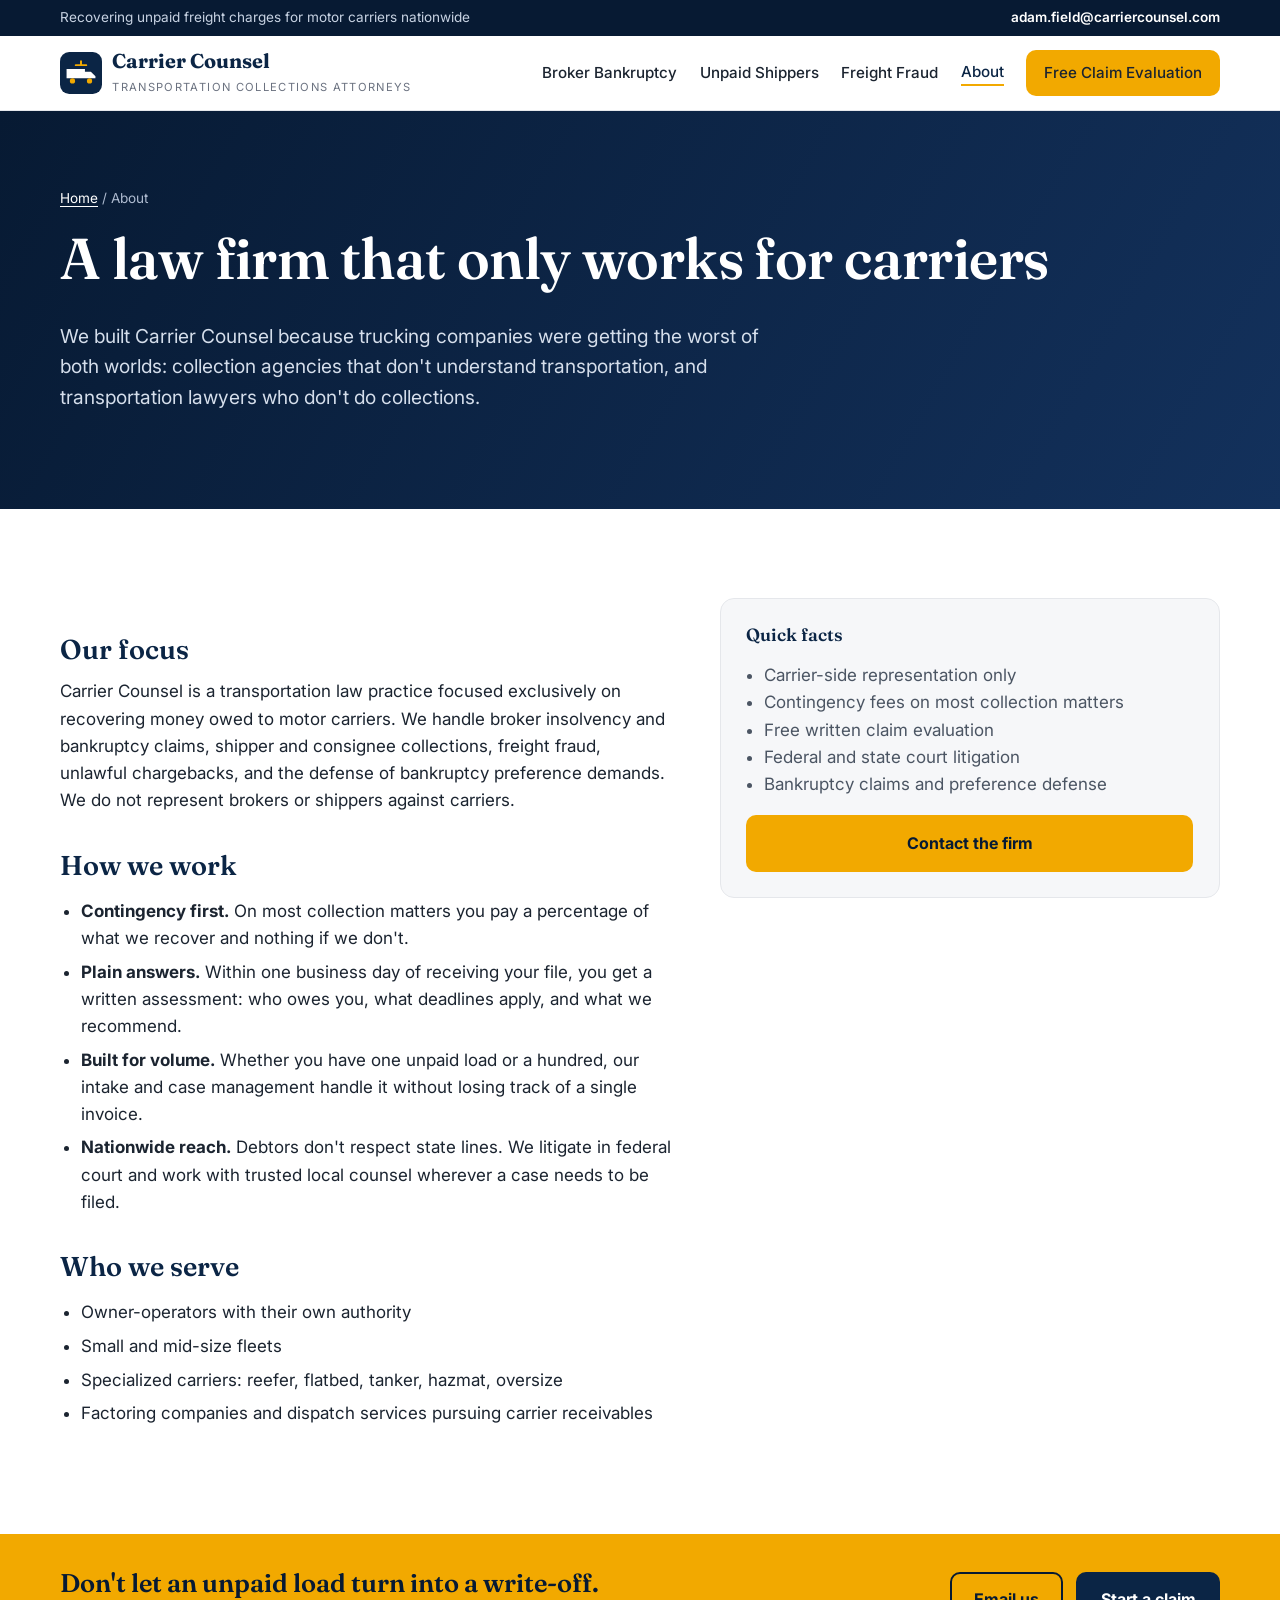
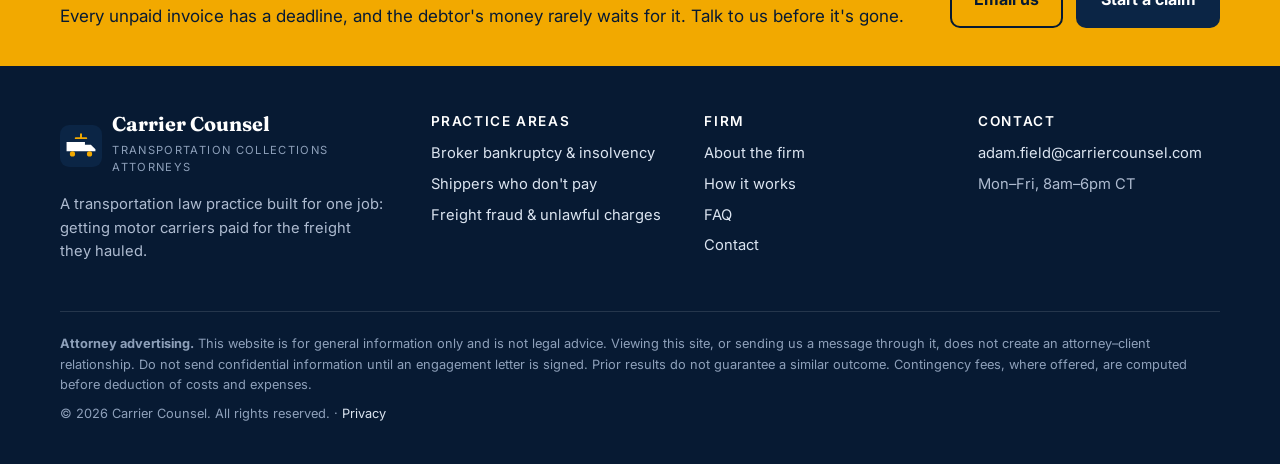
<file: freight-owed-law/about.html>
<!DOCTYPE html>
<html lang="en">
<head>
  <meta charset="utf-8">
  <meta name="viewport" content="width=device-width, initial-scale=1">
  <title>About Carrier Counsel | Carrier-Side Transportation Attorneys</title>
  <meta name="description" content="A transportation law practice focused exclusively on recovering money owed to motor carriers. Contingency fees, nationwide reach, fast written evaluations.">
  <link rel="canonical" href="https://carriercounsel.com/about.html">
  <meta property="og:type" content="website">
  <meta property="og:title" content="About Carrier Counsel | Carrier-Side Transportation Attorneys">
  <meta property="og:description" content="A transportation law practice focused exclusively on recovering money owed to motor carriers. Contingency fees, nationwide reach, fast written evaluations.">
  <meta property="og:url" content="https://carriercounsel.com/about.html">
  <meta name="theme-color" content="#0b2545">
  <link rel="icon" href="favicon.svg" type="image/svg+xml">
  <link rel="preconnect" href="https://fonts.googleapis.com">
  <link rel="preconnect" href="https://fonts.gstatic.com" crossorigin>
  <link href="https://fonts.googleapis.com/css2?family=Fraunces:ital,wght@0,600;0,700;1,500&family=Inter:wght@400;500;600;700&display=swap" rel="stylesheet">
  <link rel="stylesheet" href="assets/styles.css">
  <script>document.documentElement.classList.add("js");</script>
</head>
<body>
  <a class="skip" href="#main">Skip to content</a>
  <div class="topbar">
    <div class="container">
      <span>Recovering unpaid freight charges for motor carriers nationwide</span>
      <span><a href="mailto:adam.field@carriercounsel.com">adam.field@carriercounsel.com</a></span>
    </div>
  </div>
  <header class="site-header">
    <div class="container">
      <a class="brand" href="index.html">
        <img class="mark" src="assets/logo.svg" alt="" width="42" height="42">
        <span><span class="name">Carrier Counsel</span><span class="tag">Transportation Collections Attorneys</span></span>
      </a>
      <button class="nav-toggle" aria-label="Toggle navigation" aria-expanded="false" aria-controls="nav"><span></span><span></span><span></span></button>
      <nav class="nav" id="nav" aria-label="Primary">
        <a href="broker-bankruptcy.html">Broker Bankruptcy</a>
        <a href="unpaid-shippers.html">Unpaid Shippers</a>
        <a href="freight-fraud.html">Freight Fraud</a>
        <a href="about.html">About</a>
        <a href="contact.html" class="btn btn-primary btn-sm">Free Claim Evaluation</a>
      </nav>
    </div>
  </header>
  <main id="main">

    <section class="page-hero">
      <div class="container">
        <div class="breadcrumb"><a href="index.html">Home</a> / About</div>
        <h1>A law firm that only works for carriers</h1>
        <p class="lede">We built Carrier Counsel because trucking companies were getting the worst of both worlds: collection agencies that don't understand transportation, and transportation lawyers who don't do collections.</p>
      </div>
    </section>
    <section class="section">
      <div class="container split">
        <div class="prose reveal">
          <h2>Our focus</h2>
          <p>Carrier Counsel is a transportation law practice focused exclusively on recovering money owed to motor carriers. We handle broker insolvency and bankruptcy claims, shipper and consignee collections, freight fraud, unlawful chargebacks, and the defense of bankruptcy preference demands. We do not represent brokers or shippers against carriers.</p>

          <h2>How we work</h2>
          <ul>
            <li><strong>Contingency first.</strong> On most collection matters you pay a percentage of what we recover and nothing if we don't.</li>
            <li><strong>Plain answers.</strong> Within one business day of receiving your file, you get a written assessment: who owes you, what deadlines apply, and what we recommend.</li>
            <li><strong>Built for volume.</strong> Whether you have one unpaid load or a hundred, our intake and case management handle it without losing track of a single invoice.</li>
            <li><strong>Nationwide reach.</strong> Debtors don't respect state lines. We litigate in federal court and work with trusted local counsel wherever a case needs to be filed.</li>
          </ul>

          <h2>Who we serve</h2>
          <ul>
            <li>Owner-operators with their own authority</li>
            <li>Small and mid-size fleets</li>
            <li>Specialized carriers: reefer, flatbed, tanker, hazmat, oversize</li>
            <li>Factoring companies and dispatch services pursuing carrier receivables</li>
          </ul>

        </div>
        <aside class="aside reveal">
          <h3>Quick facts</h3>
          <ul>
            <li>Carrier-side representation only</li>
            <li>Contingency fees on most collection matters</li>
            <li>Free written claim evaluation</li>
            <li>Federal and state court litigation</li>
            <li>Bankruptcy claims and preference defense</li>
          </ul>
          <a class="btn btn-primary" href="contact.html" style="width:100%">Contact the firm</a>
        </aside>
      </div>
    </section>

  </main>
  <section class="cta-band">
    <div class="container">
      <div>
        <h2>Don't let an unpaid load turn into a write-off.</h2>
        <p>Every unpaid invoice has a deadline, and the debtor's money rarely waits for it. Talk to us before it's gone.</p>
      </div>
      <div style="display:flex;gap:.8rem;flex-wrap:wrap">
        <a class="btn btn-outline" href="mailto:adam.field@carriercounsel.com">Email us</a>
        <a class="btn btn-primary" style="background:#0b2545;color:#fff" href="contact.html">Start a claim</a>
      </div>
    </div>
  </section>
  <footer class="site-footer">
    <div class="container">
      <div class="footer-grid">
        <div>
          <a class="brand" href="index.html" style="color:#fff"><img class="mark" src="assets/logo.svg" alt="" width="42" height="42"><span><span class="name">Carrier Counsel</span><span class="tag" style="color:#8ea0ba">Transportation Collections Attorneys</span></span></a>
          <p style="margin-top:1rem;max-width:36ch">A transportation law practice built for one job: getting motor carriers paid for the freight they hauled.</p>
        </div>
        <div>
          <h4>Practice areas</h4>
          <ul>
            <li><a href="broker-bankruptcy.html">Broker bankruptcy &amp; insolvency</a></li>
            <li><a href="unpaid-shippers.html">Shippers who don't pay</a></li>
            <li><a href="freight-fraud.html">Freight fraud &amp; unlawful charges</a></li>
          </ul>
        </div>
        <div>
          <h4>Firm</h4>
          <ul>
            <li><a href="about.html">About the firm</a></li>
            <li><a href="index.html#process">How it works</a></li>
            <li><a href="index.html#faq">FAQ</a></li>
            <li><a href="contact.html">Contact</a></li>
          </ul>
        </div>
        <div>
          <h4>Contact</h4>
          <ul>
            <li><a href="mailto:adam.field@carriercounsel.com">adam.field@carriercounsel.com</a></li>
            <li>Mon&ndash;Fri, 8am&ndash;6pm CT</li>
          </ul>
        </div>
      </div>
      <div class="legal">
        <p><strong>Attorney advertising.</strong> This website is for general information only and is not legal advice. Viewing this site, or sending us a message through it, does not create an attorney&ndash;client relationship. Do not send confidential information until an engagement letter is signed. Prior results do not guarantee a similar outcome. Contingency fees, where offered, are computed before deduction of costs and expenses.</p>
        <p>&copy; <span data-year>2026</span> Carrier Counsel. All rights reserved. &middot; <a href="privacy.html">Privacy</a></p>
      </div>
    </div>
  </footer>
  <script src="assets/main.js"></script>
</body>
</html>
</file>
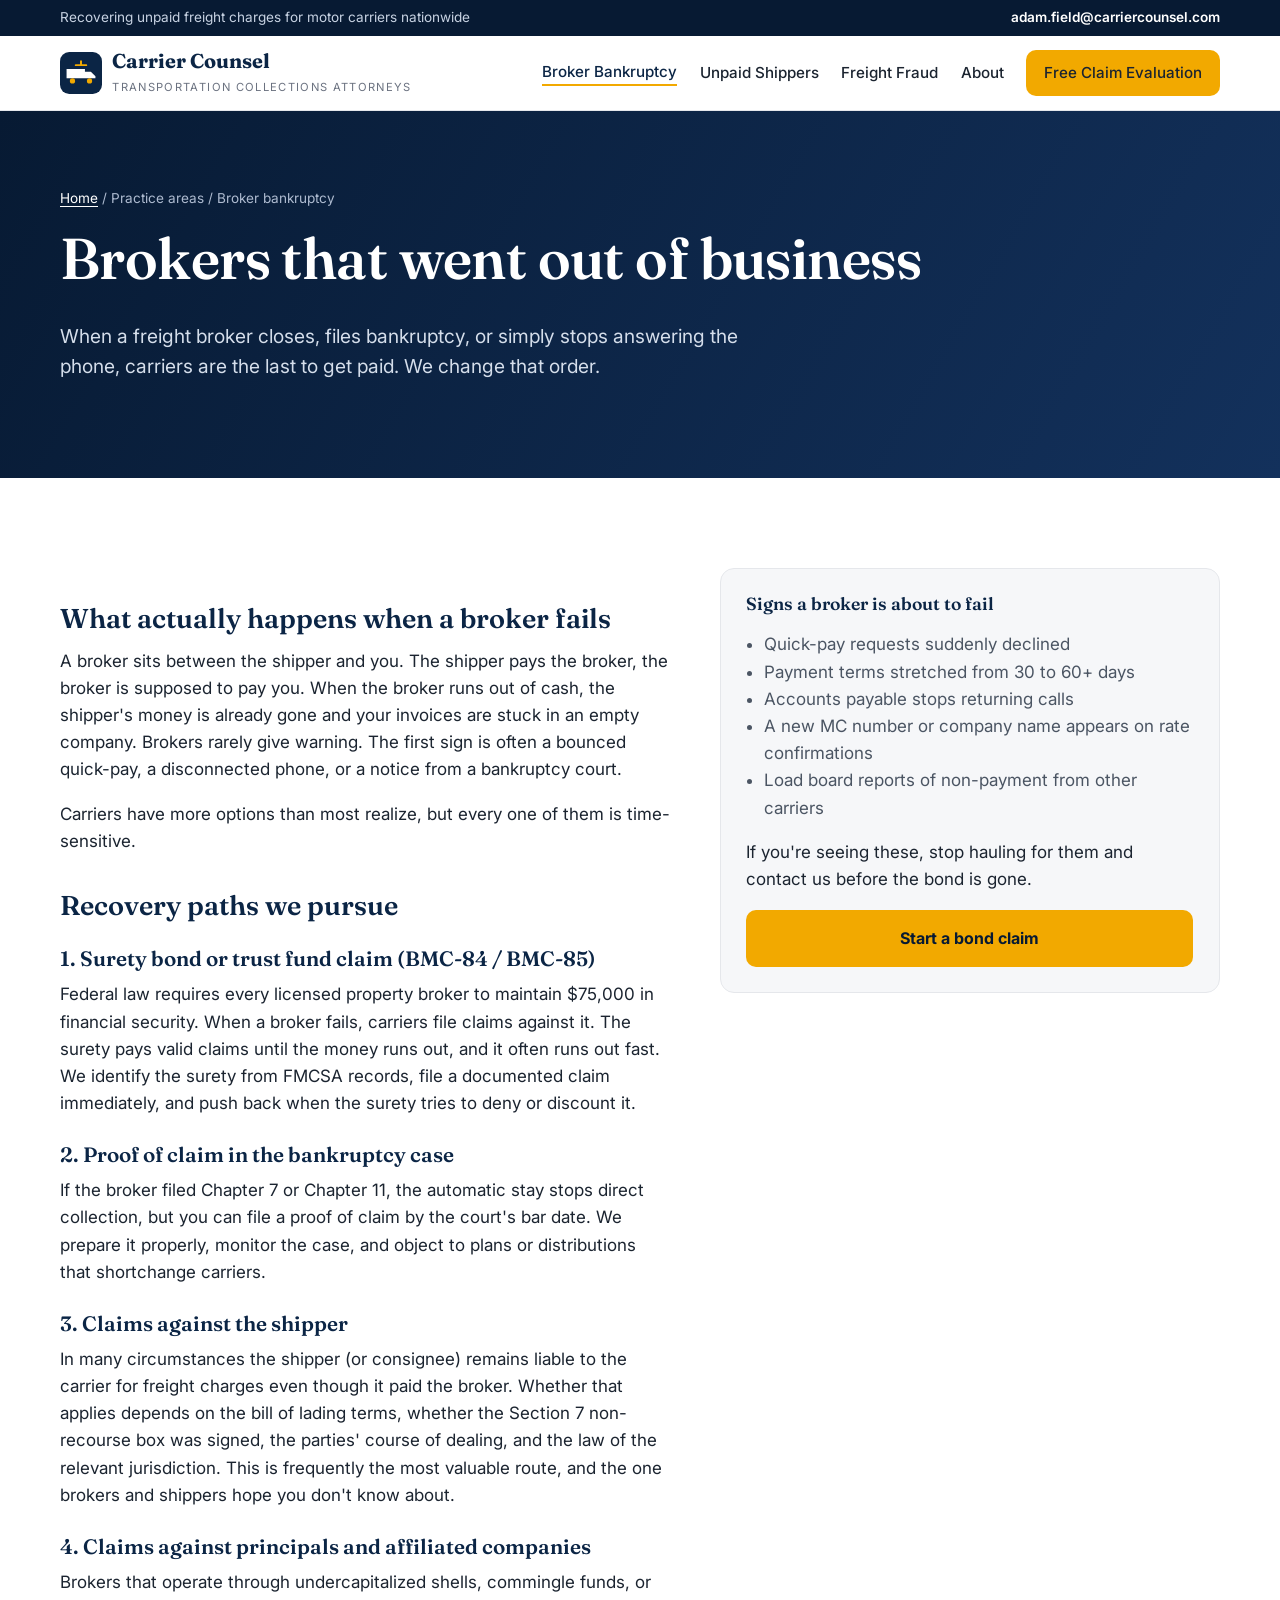
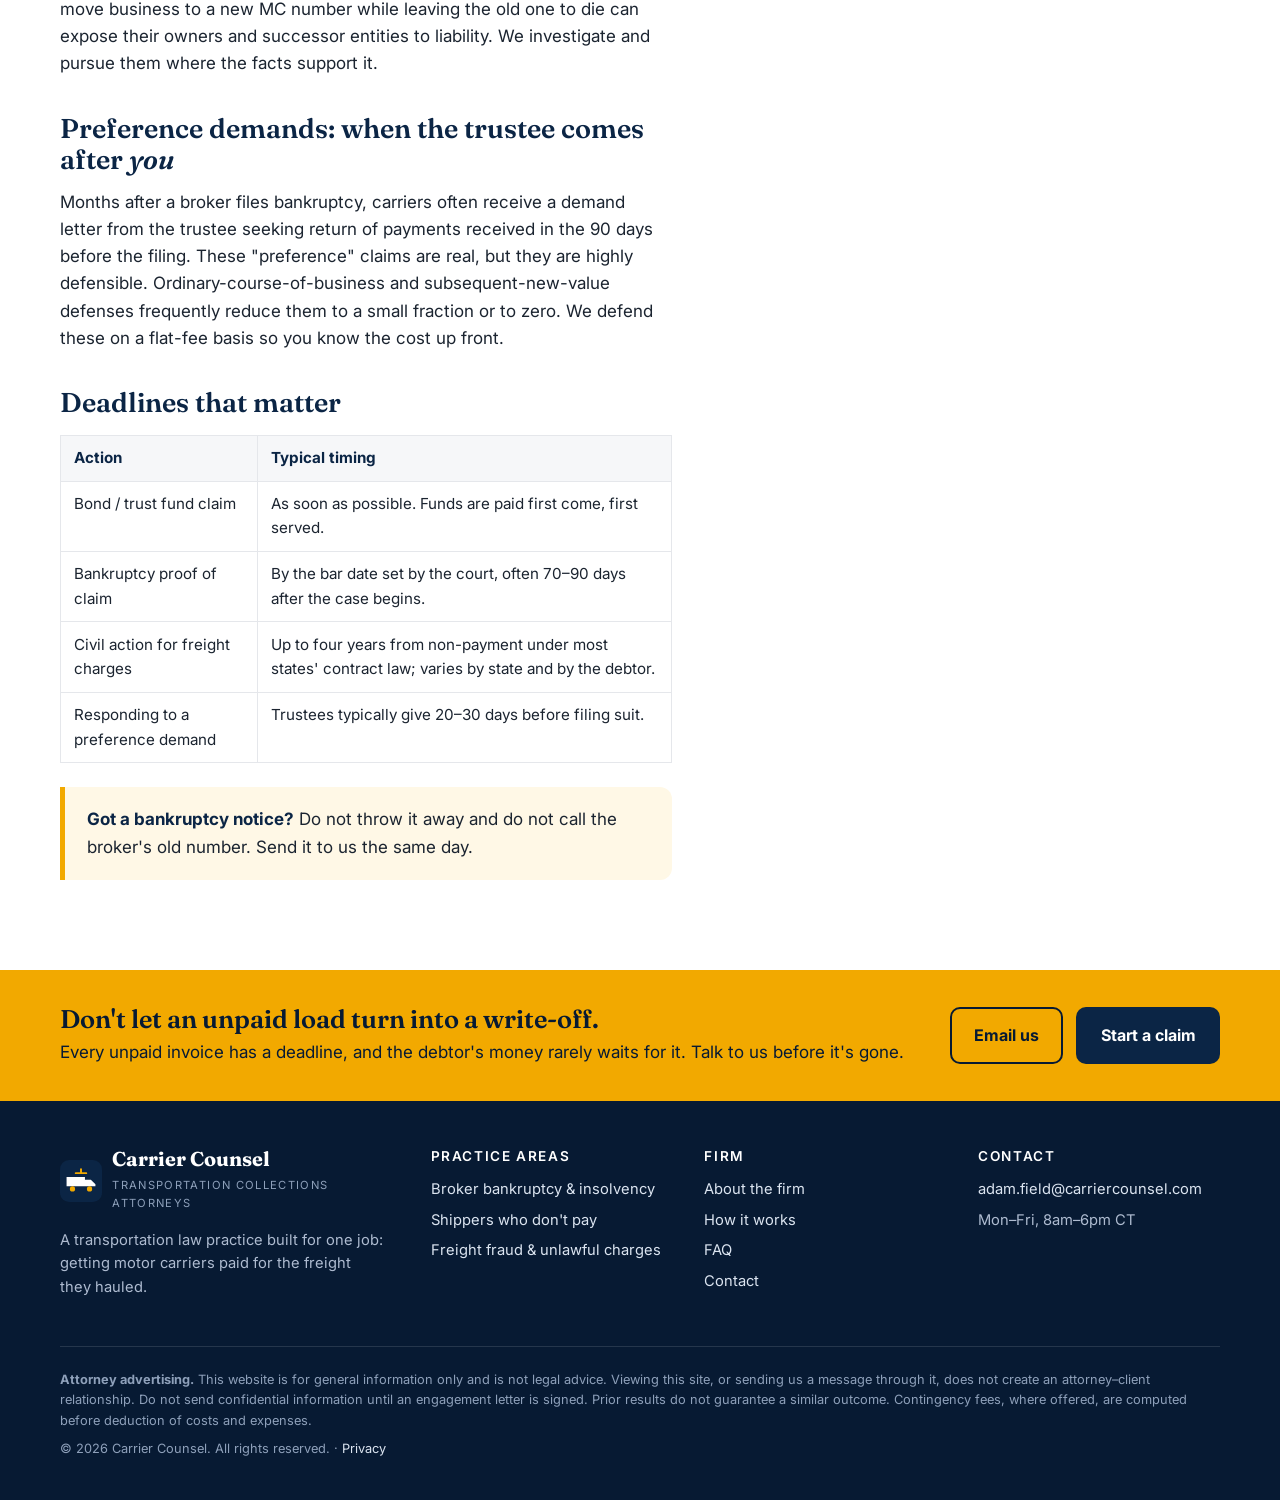
<file: freight-owed-law/broker-bankruptcy.html>
<!DOCTYPE html>
<html lang="en">
<head>
  <meta charset="utf-8">
  <meta name="viewport" content="width=device-width, initial-scale=1">
  <title>Broker Went Out of Business? Carrier Bond & Bankruptcy Claims | Carrier Counsel</title>
  <meta name="description" content="When a freight broker closes or files bankruptcy, carriers can still recover: BMC-84 bond claims, proofs of claim, shipper liability, and preference defense. Free evaluation.">
  <link rel="canonical" href="https://carriercounsel.com/broker-bankruptcy.html">
  <meta property="og:type" content="website">
  <meta property="og:title" content="Broker Went Out of Business? Carrier Bond & Bankruptcy Claims | Carrier Counsel">
  <meta property="og:description" content="When a freight broker closes or files bankruptcy, carriers can still recover: BMC-84 bond claims, proofs of claim, shipper liability, and preference defense. Free evaluation.">
  <meta property="og:url" content="https://carriercounsel.com/broker-bankruptcy.html">
  <meta name="theme-color" content="#0b2545">
  <link rel="icon" href="favicon.svg" type="image/svg+xml">
  <link rel="preconnect" href="https://fonts.googleapis.com">
  <link rel="preconnect" href="https://fonts.gstatic.com" crossorigin>
  <link href="https://fonts.googleapis.com/css2?family=Fraunces:ital,wght@0,600;0,700;1,500&family=Inter:wght@400;500;600;700&display=swap" rel="stylesheet">
  <link rel="stylesheet" href="assets/styles.css">
  <script>document.documentElement.classList.add("js");</script>
</head>
<body>
  <a class="skip" href="#main">Skip to content</a>
  <div class="topbar">
    <div class="container">
      <span>Recovering unpaid freight charges for motor carriers nationwide</span>
      <span><a href="mailto:adam.field@carriercounsel.com">adam.field@carriercounsel.com</a></span>
    </div>
  </div>
  <header class="site-header">
    <div class="container">
      <a class="brand" href="index.html">
        <img class="mark" src="assets/logo.svg" alt="" width="42" height="42">
        <span><span class="name">Carrier Counsel</span><span class="tag">Transportation Collections Attorneys</span></span>
      </a>
      <button class="nav-toggle" aria-label="Toggle navigation" aria-expanded="false" aria-controls="nav"><span></span><span></span><span></span></button>
      <nav class="nav" id="nav" aria-label="Primary">
        <a href="broker-bankruptcy.html">Broker Bankruptcy</a>
        <a href="unpaid-shippers.html">Unpaid Shippers</a>
        <a href="freight-fraud.html">Freight Fraud</a>
        <a href="about.html">About</a>
        <a href="contact.html" class="btn btn-primary btn-sm">Free Claim Evaluation</a>
      </nav>
    </div>
  </header>
  <main id="main">

    <section class="page-hero">
      <div class="container">
        <div class="breadcrumb"><a href="index.html">Home</a> / Practice areas / Broker bankruptcy</div>
        <h1>Brokers that went out of business</h1>
        <p class="lede">When a freight broker closes, files bankruptcy, or simply stops answering the phone, carriers are the last to get paid. We change that order.</p>
      </div>
    </section>
    <section class="section">
      <div class="container split">
        <div class="prose reveal">
          <h2>What actually happens when a broker fails</h2>
          <p>A broker sits between the shipper and you. The shipper pays the broker, the broker is supposed to pay you. When the broker runs out of cash, the shipper's money is already gone and your invoices are stuck in an empty company. Brokers rarely give warning. The first sign is often a bounced quick-pay, a disconnected phone, or a notice from a bankruptcy court.</p>
          <p>Carriers have more options than most realize, but every one of them is time-sensitive.</p>

          <h2>Recovery paths we pursue</h2>
          <h3>1. Surety bond or trust fund claim (BMC-84 / BMC-85)</h3>
          <p>Federal law requires every licensed property broker to maintain $75,000 in financial security. When a broker fails, carriers file claims against it. The surety pays valid claims until the money runs out, and it often runs out fast. We identify the surety from FMCSA records, file a documented claim immediately, and push back when the surety tries to deny or discount it.</p>
          <h3>2. Proof of claim in the bankruptcy case</h3>
          <p>If the broker filed Chapter 7 or Chapter 11, the automatic stay stops direct collection, but you can file a proof of claim by the court's bar date. We prepare it properly, monitor the case, and object to plans or distributions that shortchange carriers.</p>
          <h3>3. Claims against the shipper</h3>
          <p>In many circumstances the shipper (or consignee) remains liable to the carrier for freight charges even though it paid the broker. Whether that applies depends on the bill of lading terms, whether the Section 7 non-recourse box was signed, the parties' course of dealing, and the law of the relevant jurisdiction. This is frequently the most valuable route, and the one brokers and shippers hope you don't know about.</p>
          <h3>4. Claims against principals and affiliated companies</h3>
          <p>Brokers that operate through undercapitalized shells, commingle funds, or move business to a new MC number while leaving the old one to die can expose their owners and successor entities to liability. We investigate and pursue them where the facts support it.</p>

          <h2>Preference demands: when the trustee comes after <em>you</em></h2>
          <p>Months after a broker files bankruptcy, carriers often receive a demand letter from the trustee seeking return of payments received in the 90 days before the filing. These "preference" claims are real, but they are highly defensible. Ordinary-course-of-business and subsequent-new-value defenses frequently reduce them to a small fraction or to zero. We defend these on a flat-fee basis so you know the cost up front.</p>

          <h2>Deadlines that matter</h2>
          <table>
            <tr><th>Action</th><th>Typical timing</th></tr>
            <tr><td>Bond / trust fund claim</td><td>As soon as possible. Funds are paid first come, first served.</td></tr>
            <tr><td>Bankruptcy proof of claim</td><td>By the bar date set by the court, often 70&ndash;90 days after the case begins.</td></tr>
            <tr><td>Civil action for freight charges</td><td>Up to four years from non-payment under most states' contract law; varies by state and by the debtor.</td></tr>
            <tr><td>Responding to a preference demand</td><td>Trustees typically give 20&ndash;30 days before filing suit.</td></tr>
          </table>
          <div class="callout"><strong>Got a bankruptcy notice?</strong> Do not throw it away and do not call the broker's old number. Send it to us the same day.</div>
        </div>
        <aside class="aside reveal">
          <h3>Signs a broker is about to fail</h3>
          <ul>
            <li>Quick-pay requests suddenly declined</li>
            <li>Payment terms stretched from 30 to 60+ days</li>
            <li>Accounts payable stops returning calls</li>
            <li>A new MC number or company name appears on rate confirmations</li>
            <li>Load board reports of non-payment from other carriers</li>
          </ul>
          <p>If you're seeing these, stop hauling for them and contact us before the bond is gone.</p>
          <a class="btn btn-primary" href="contact.html" style="width:100%">Start a bond claim</a>
        </aside>
      </div>
    </section>

  </main>
  <section class="cta-band">
    <div class="container">
      <div>
        <h2>Don't let an unpaid load turn into a write-off.</h2>
        <p>Every unpaid invoice has a deadline, and the debtor's money rarely waits for it. Talk to us before it's gone.</p>
      </div>
      <div style="display:flex;gap:.8rem;flex-wrap:wrap">
        <a class="btn btn-outline" href="mailto:adam.field@carriercounsel.com">Email us</a>
        <a class="btn btn-primary" style="background:#0b2545;color:#fff" href="contact.html">Start a claim</a>
      </div>
    </div>
  </section>
  <footer class="site-footer">
    <div class="container">
      <div class="footer-grid">
        <div>
          <a class="brand" href="index.html" style="color:#fff"><img class="mark" src="assets/logo.svg" alt="" width="42" height="42"><span><span class="name">Carrier Counsel</span><span class="tag" style="color:#8ea0ba">Transportation Collections Attorneys</span></span></a>
          <p style="margin-top:1rem;max-width:36ch">A transportation law practice built for one job: getting motor carriers paid for the freight they hauled.</p>
        </div>
        <div>
          <h4>Practice areas</h4>
          <ul>
            <li><a href="broker-bankruptcy.html">Broker bankruptcy &amp; insolvency</a></li>
            <li><a href="unpaid-shippers.html">Shippers who don't pay</a></li>
            <li><a href="freight-fraud.html">Freight fraud &amp; unlawful charges</a></li>
          </ul>
        </div>
        <div>
          <h4>Firm</h4>
          <ul>
            <li><a href="about.html">About the firm</a></li>
            <li><a href="index.html#process">How it works</a></li>
            <li><a href="index.html#faq">FAQ</a></li>
            <li><a href="contact.html">Contact</a></li>
          </ul>
        </div>
        <div>
          <h4>Contact</h4>
          <ul>
            <li><a href="mailto:adam.field@carriercounsel.com">adam.field@carriercounsel.com</a></li>
            <li>Mon&ndash;Fri, 8am&ndash;6pm CT</li>
          </ul>
        </div>
      </div>
      <div class="legal">
        <p><strong>Attorney advertising.</strong> This website is for general information only and is not legal advice. Viewing this site, or sending us a message through it, does not create an attorney&ndash;client relationship. Do not send confidential information until an engagement letter is signed. Prior results do not guarantee a similar outcome. Contingency fees, where offered, are computed before deduction of costs and expenses.</p>
        <p>&copy; <span data-year>2026</span> Carrier Counsel. All rights reserved. &middot; <a href="privacy.html">Privacy</a></p>
      </div>
    </div>
  </footer>
  <script src="assets/main.js"></script>
</body>
</html>
</file>
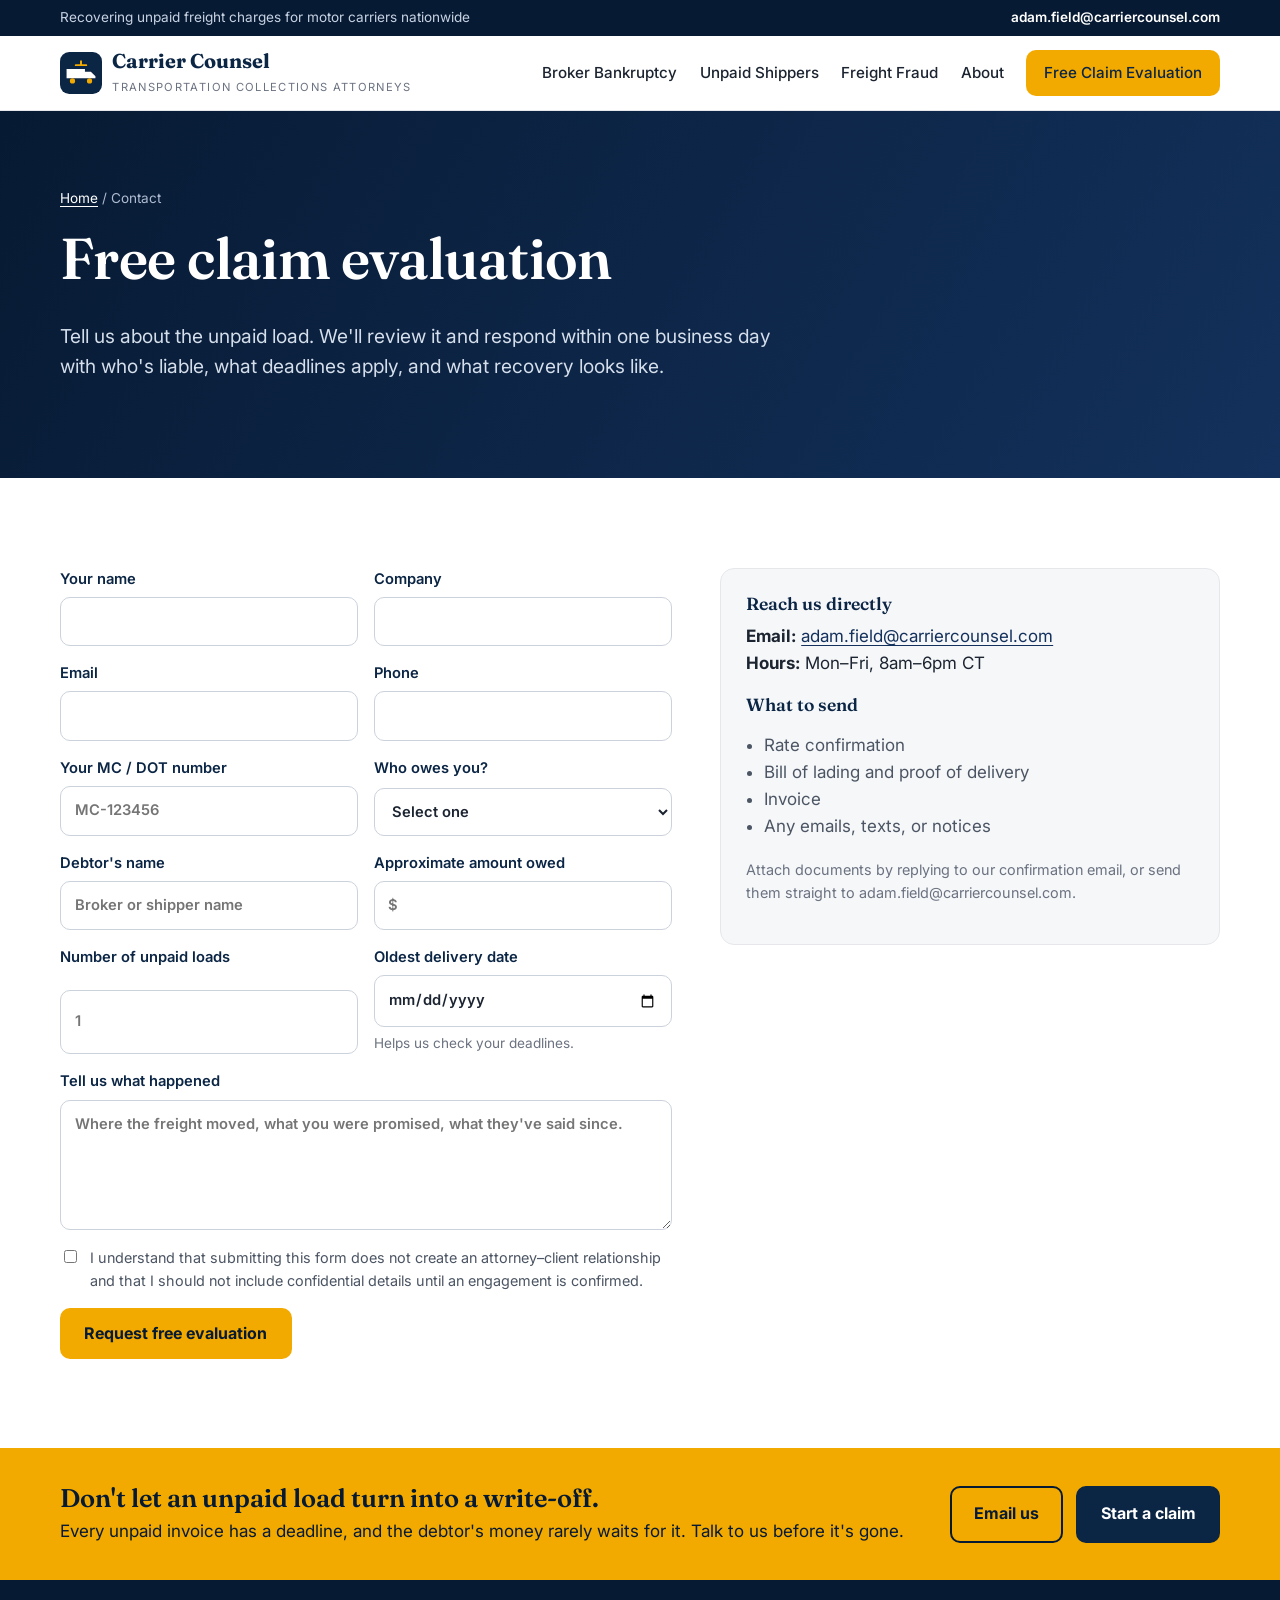
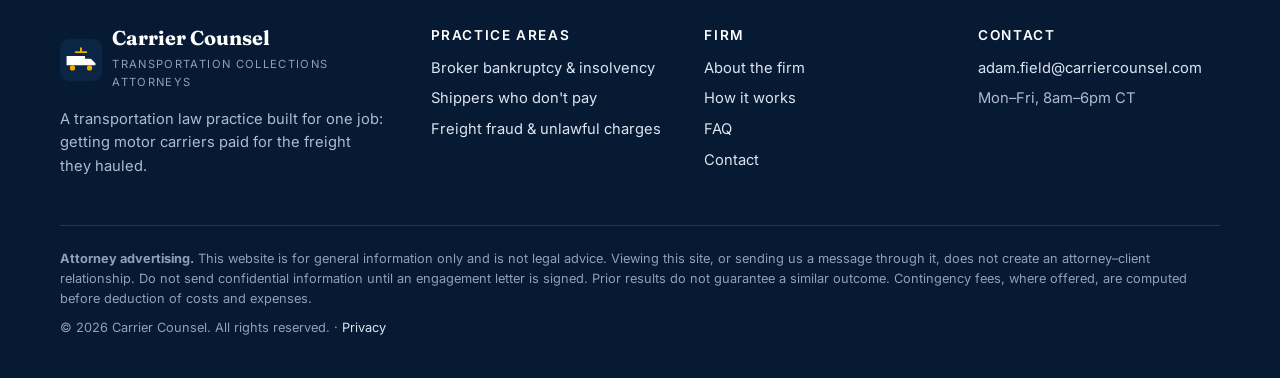
<file: freight-owed-law/contact.html>
<!DOCTYPE html>
<html lang="en">
<head>
  <meta charset="utf-8">
  <meta name="viewport" content="width=device-width, initial-scale=1">
  <title>Free Claim Evaluation | Carrier Counsel</title>
  <meta name="description" content="Send us your unpaid load and get a written evaluation within one business day: who is liable, what deadlines apply, and what recovery looks like.">
  <link rel="canonical" href="https://carriercounsel.com/contact.html">
  <meta property="og:type" content="website">
  <meta property="og:title" content="Free Claim Evaluation | Carrier Counsel">
  <meta property="og:description" content="Send us your unpaid load and get a written evaluation within one business day: who is liable, what deadlines apply, and what recovery looks like.">
  <meta property="og:url" content="https://carriercounsel.com/contact.html">
  <meta name="theme-color" content="#0b2545">
  <link rel="icon" href="favicon.svg" type="image/svg+xml">
  <link rel="preconnect" href="https://fonts.googleapis.com">
  <link rel="preconnect" href="https://fonts.gstatic.com" crossorigin>
  <link href="https://fonts.googleapis.com/css2?family=Fraunces:ital,wght@0,600;0,700;1,500&family=Inter:wght@400;500;600;700&display=swap" rel="stylesheet">
  <link rel="stylesheet" href="assets/styles.css">
  <script>document.documentElement.classList.add("js");</script>
</head>
<body>
  <a class="skip" href="#main">Skip to content</a>
  <div class="topbar">
    <div class="container">
      <span>Recovering unpaid freight charges for motor carriers nationwide</span>
      <span><a href="mailto:adam.field@carriercounsel.com">adam.field@carriercounsel.com</a></span>
    </div>
  </div>
  <header class="site-header">
    <div class="container">
      <a class="brand" href="index.html">
        <img class="mark" src="assets/logo.svg" alt="" width="42" height="42">
        <span><span class="name">Carrier Counsel</span><span class="tag">Transportation Collections Attorneys</span></span>
      </a>
      <button class="nav-toggle" aria-label="Toggle navigation" aria-expanded="false" aria-controls="nav"><span></span><span></span><span></span></button>
      <nav class="nav" id="nav" aria-label="Primary">
        <a href="broker-bankruptcy.html">Broker Bankruptcy</a>
        <a href="unpaid-shippers.html">Unpaid Shippers</a>
        <a href="freight-fraud.html">Freight Fraud</a>
        <a href="about.html">About</a>
        <a href="contact.html" class="btn btn-primary btn-sm">Free Claim Evaluation</a>
      </nav>
    </div>
  </header>
  <main id="main">

    <section class="page-hero">
      <div class="container">
        <div class="breadcrumb"><a href="index.html">Home</a> / Contact</div>
        <h1>Free claim evaluation</h1>
        <p class="lede">Tell us about the unpaid load. We'll review it and respond within one business day with who's liable, what deadlines apply, and what recovery looks like.</p>
      </div>
    </section>
    <section class="section">
      <div class="container split">
        <div class="reveal">
          <form class="form" data-claim-form action="https://formspree.io/f/YOUR_FORM_ID" method="POST" data-mailto="adam.field@carriercounsel.com" novalidate>
            <div class="row">
              <label>Your name <input type="text" name="name" required autocomplete="name"></label>
              <label>Company <input type="text" name="company" required autocomplete="organization"></label>
            </div>
            <div class="row">
              <label>Email <input type="email" name="email" required autocomplete="email"></label>
              <label>Phone <input type="tel" name="phone" autocomplete="tel"></label>
            </div>
            <div class="row">
              <label>Your MC / DOT number <input type="text" name="mc_number" placeholder="MC-123456"></label>
              <label>Who owes you?
                <select name="debtor_type" required>
                  <option value="">Select one</option>
                  <option>Broker that went out of business / bankrupt</option>
                  <option>Shipper or consignee that won't pay</option>
                  <option>Fraud, double brokering, or identity theft</option>
                  <option>Unlawful chargebacks or deductions</option>
                  <option>Bankruptcy preference demand against me</option>
                  <option>Not sure</option>
                </select>
              </label>
            </div>
            <div class="row">
              <label>Debtor's name <input type="text" name="debtor_name" placeholder="Broker or shipper name"></label>
              <label>Approximate amount owed <input type="text" name="amount" placeholder="$"></label>
            </div>
            <div class="row">
              <label>Number of unpaid loads <input type="number" name="loads" min="1" placeholder="1"></label>
              <label>Oldest delivery date <input type="date" name="oldest_delivery"><span class="hint">Helps us check your deadlines.</span></label>
            </div>
            <label>Tell us what happened <textarea name="details" placeholder="Where the freight moved, what you were promised, what they've said since."></textarea></label>
            <label class="consent"><input type="checkbox" name="consent" required> I understand that submitting this form does not create an attorney&ndash;client relationship and that I should not include confidential details until an engagement is confirmed.</label>
            <input class="honey" type="text" name="_gotcha" tabindex="-1" autocomplete="off">
            <div><button class="btn btn-primary" type="submit">Request free evaluation</button></div>
            <div class="form-status" role="status" aria-live="polite"></div>
          </form>
        </div>
        <aside class="aside reveal">
          <h3>Reach us directly</h3>
          <p><strong>Email:</strong> <a href="mailto:adam.field@carriercounsel.com">adam.field@carriercounsel.com</a><br><strong>Hours:</strong> Mon&ndash;Fri, 8am&ndash;6pm CT</p>
          <h3>What to send</h3>
          <ul>
            <li>Rate confirmation</li>
            <li>Bill of lading and proof of delivery</li>
            <li>Invoice</li>
            <li>Any emails, texts, or notices</li>
          </ul>
          <p style="font-size:.9rem;color:var(--muted)">Attach documents by replying to our confirmation email, or send them straight to adam.field@carriercounsel.com.</p>
        </aside>
      </div>
    </section>

  </main>
  <section class="cta-band">
    <div class="container">
      <div>
        <h2>Don't let an unpaid load turn into a write-off.</h2>
        <p>Every unpaid invoice has a deadline, and the debtor's money rarely waits for it. Talk to us before it's gone.</p>
      </div>
      <div style="display:flex;gap:.8rem;flex-wrap:wrap">
        <a class="btn btn-outline" href="mailto:adam.field@carriercounsel.com">Email us</a>
        <a class="btn btn-primary" style="background:#0b2545;color:#fff" href="contact.html">Start a claim</a>
      </div>
    </div>
  </section>
  <footer class="site-footer">
    <div class="container">
      <div class="footer-grid">
        <div>
          <a class="brand" href="index.html" style="color:#fff"><img class="mark" src="assets/logo.svg" alt="" width="42" height="42"><span><span class="name">Carrier Counsel</span><span class="tag" style="color:#8ea0ba">Transportation Collections Attorneys</span></span></a>
          <p style="margin-top:1rem;max-width:36ch">A transportation law practice built for one job: getting motor carriers paid for the freight they hauled.</p>
        </div>
        <div>
          <h4>Practice areas</h4>
          <ul>
            <li><a href="broker-bankruptcy.html">Broker bankruptcy &amp; insolvency</a></li>
            <li><a href="unpaid-shippers.html">Shippers who don't pay</a></li>
            <li><a href="freight-fraud.html">Freight fraud &amp; unlawful charges</a></li>
          </ul>
        </div>
        <div>
          <h4>Firm</h4>
          <ul>
            <li><a href="about.html">About the firm</a></li>
            <li><a href="index.html#process">How it works</a></li>
            <li><a href="index.html#faq">FAQ</a></li>
            <li><a href="contact.html">Contact</a></li>
          </ul>
        </div>
        <div>
          <h4>Contact</h4>
          <ul>
            <li><a href="mailto:adam.field@carriercounsel.com">adam.field@carriercounsel.com</a></li>
            <li>Mon&ndash;Fri, 8am&ndash;6pm CT</li>
          </ul>
        </div>
      </div>
      <div class="legal">
        <p><strong>Attorney advertising.</strong> This website is for general information only and is not legal advice. Viewing this site, or sending us a message through it, does not create an attorney&ndash;client relationship. Do not send confidential information until an engagement letter is signed. Prior results do not guarantee a similar outcome. Contingency fees, where offered, are computed before deduction of costs and expenses.</p>
        <p>&copy; <span data-year>2026</span> Carrier Counsel. All rights reserved. &middot; <a href="privacy.html">Privacy</a></p>
      </div>
    </div>
  </footer>
  <script src="assets/main.js"></script>
</body>
</html>
</file>
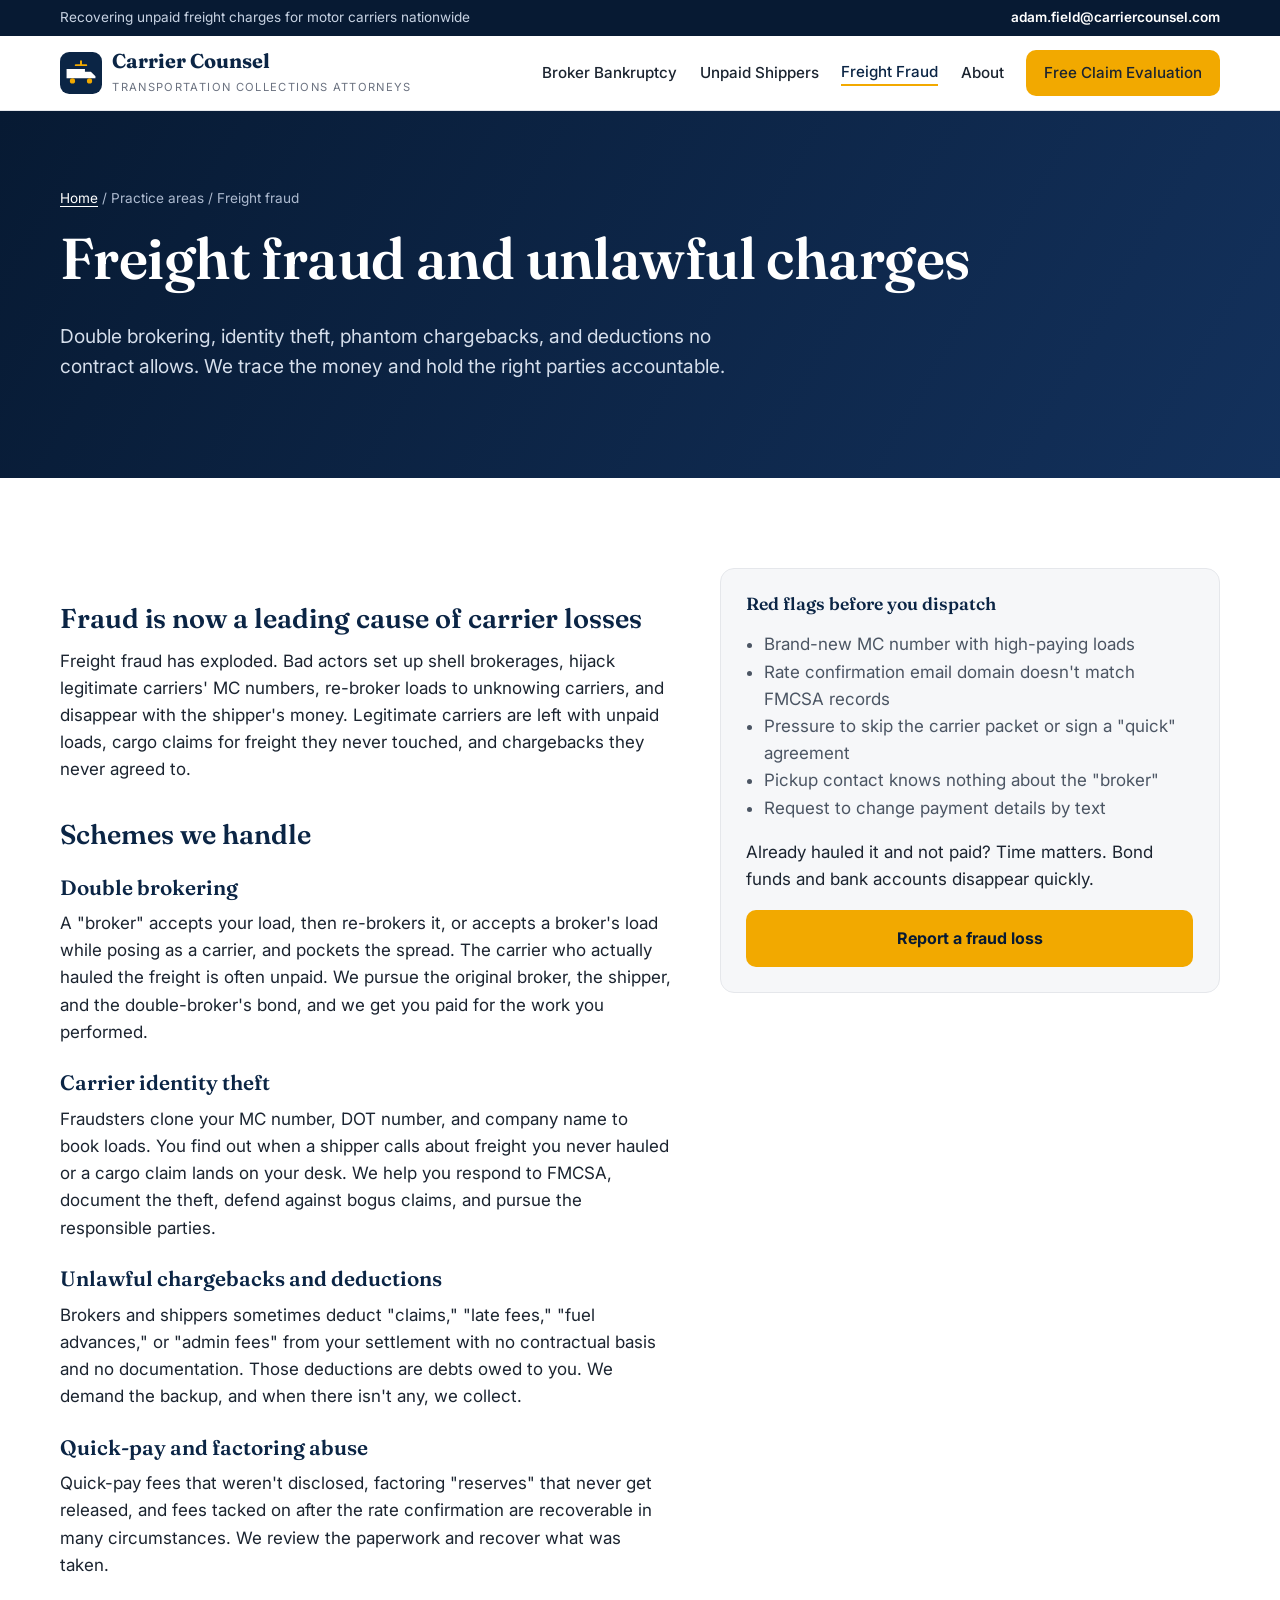
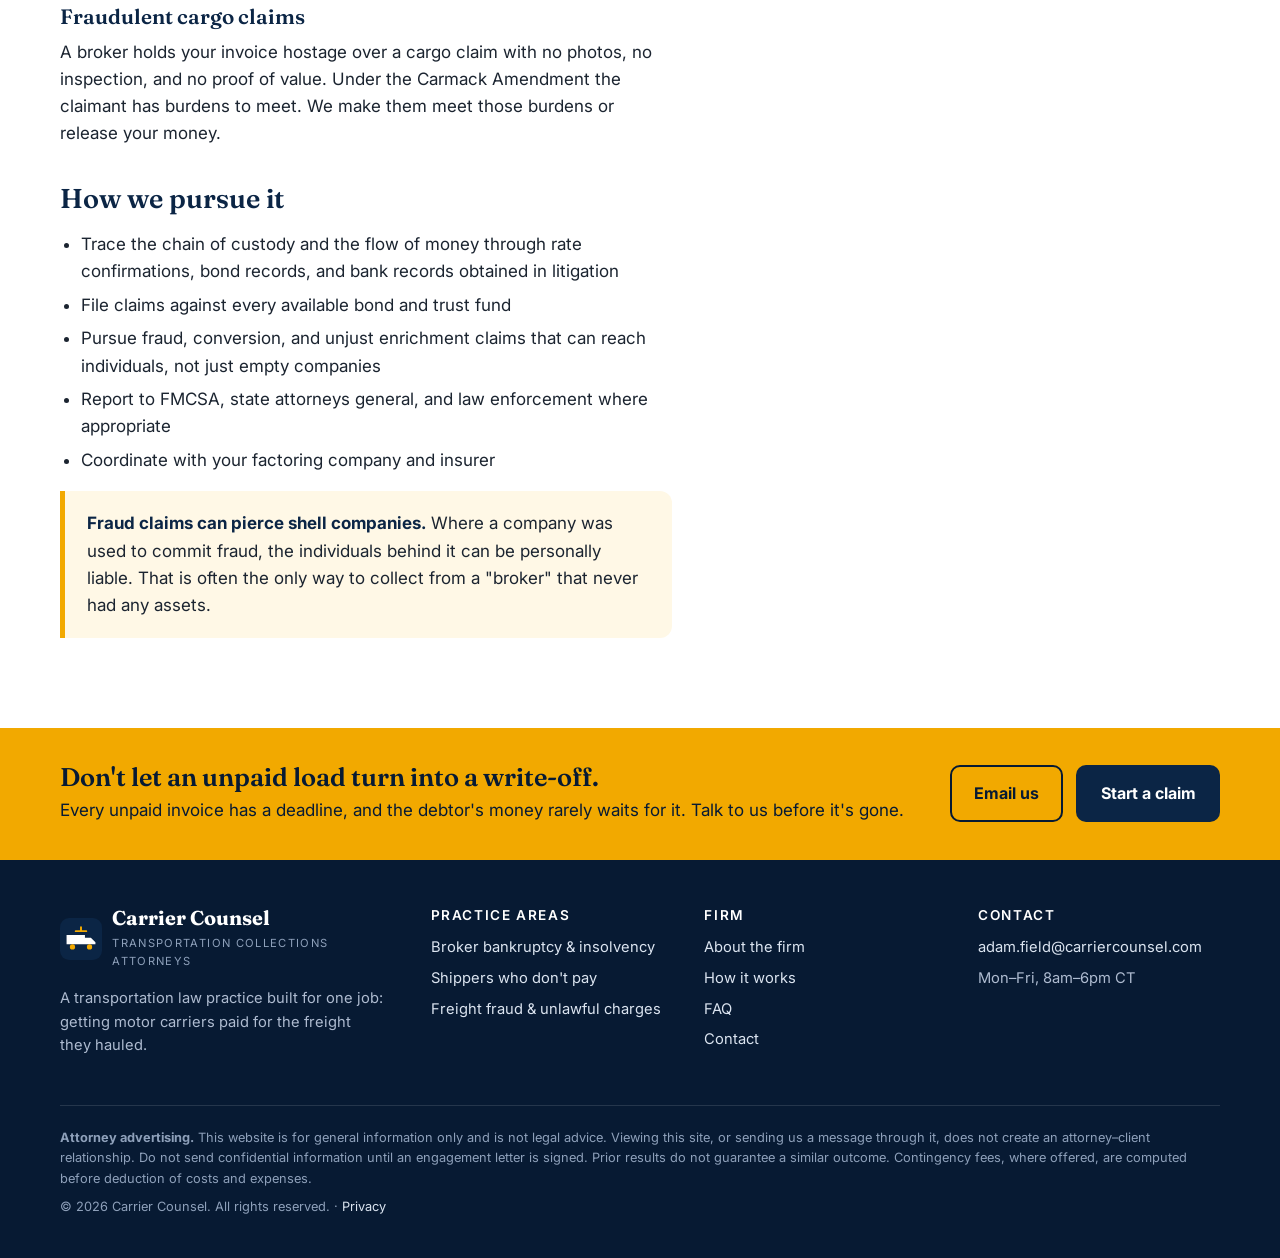
<file: freight-owed-law/freight-fraud.html>
<!DOCTYPE html>
<html lang="en">
<head>
  <meta charset="utf-8">
  <meta name="viewport" content="width=device-width, initial-scale=1">
  <title>Freight Fraud, Double Brokering & Unlawful Chargebacks | Carrier Counsel</title>
  <meta name="description" content="Recover losses from double brokering, carrier identity theft, unlawful chargebacks, and fraudulent cargo claims. Transportation attorneys for motor carriers.">
  <link rel="canonical" href="https://carriercounsel.com/freight-fraud.html">
  <meta property="og:type" content="website">
  <meta property="og:title" content="Freight Fraud, Double Brokering & Unlawful Chargebacks | Carrier Counsel">
  <meta property="og:description" content="Recover losses from double brokering, carrier identity theft, unlawful chargebacks, and fraudulent cargo claims. Transportation attorneys for motor carriers.">
  <meta property="og:url" content="https://carriercounsel.com/freight-fraud.html">
  <meta name="theme-color" content="#0b2545">
  <link rel="icon" href="favicon.svg" type="image/svg+xml">
  <link rel="preconnect" href="https://fonts.googleapis.com">
  <link rel="preconnect" href="https://fonts.gstatic.com" crossorigin>
  <link href="https://fonts.googleapis.com/css2?family=Fraunces:ital,wght@0,600;0,700;1,500&family=Inter:wght@400;500;600;700&display=swap" rel="stylesheet">
  <link rel="stylesheet" href="assets/styles.css">
  <script>document.documentElement.classList.add("js");</script>
</head>
<body>
  <a class="skip" href="#main">Skip to content</a>
  <div class="topbar">
    <div class="container">
      <span>Recovering unpaid freight charges for motor carriers nationwide</span>
      <span><a href="mailto:adam.field@carriercounsel.com">adam.field@carriercounsel.com</a></span>
    </div>
  </div>
  <header class="site-header">
    <div class="container">
      <a class="brand" href="index.html">
        <img class="mark" src="assets/logo.svg" alt="" width="42" height="42">
        <span><span class="name">Carrier Counsel</span><span class="tag">Transportation Collections Attorneys</span></span>
      </a>
      <button class="nav-toggle" aria-label="Toggle navigation" aria-expanded="false" aria-controls="nav"><span></span><span></span><span></span></button>
      <nav class="nav" id="nav" aria-label="Primary">
        <a href="broker-bankruptcy.html">Broker Bankruptcy</a>
        <a href="unpaid-shippers.html">Unpaid Shippers</a>
        <a href="freight-fraud.html">Freight Fraud</a>
        <a href="about.html">About</a>
        <a href="contact.html" class="btn btn-primary btn-sm">Free Claim Evaluation</a>
      </nav>
    </div>
  </header>
  <main id="main">

    <section class="page-hero">
      <div class="container">
        <div class="breadcrumb"><a href="index.html">Home</a> / Practice areas / Freight fraud</div>
        <h1>Freight fraud and unlawful charges</h1>
        <p class="lede">Double brokering, identity theft, phantom chargebacks, and deductions no contract allows. We trace the money and hold the right parties accountable.</p>
      </div>
    </section>
    <section class="section">
      <div class="container split">
        <div class="prose reveal">
          <h2>Fraud is now a leading cause of carrier losses</h2>
          <p>Freight fraud has exploded. Bad actors set up shell brokerages, hijack legitimate carriers' MC numbers, re-broker loads to unknowing carriers, and disappear with the shipper's money. Legitimate carriers are left with unpaid loads, cargo claims for freight they never touched, and chargebacks they never agreed to.</p>

          <h2>Schemes we handle</h2>
          <h3>Double brokering</h3>
          <p>A "broker" accepts your load, then re-brokers it, or accepts a broker's load while posing as a carrier, and pockets the spread. The carrier who actually hauled the freight is often unpaid. We pursue the original broker, the shipper, and the double-broker's bond, and we get you paid for the work you performed.</p>
          <h3>Carrier identity theft</h3>
          <p>Fraudsters clone your MC number, DOT number, and company name to book loads. You find out when a shipper calls about freight you never hauled or a cargo claim lands on your desk. We help you respond to FMCSA, document the theft, defend against bogus claims, and pursue the responsible parties.</p>
          <h3>Unlawful chargebacks and deductions</h3>
          <p>Brokers and shippers sometimes deduct "claims," "late fees," "fuel advances," or "admin fees" from your settlement with no contractual basis and no documentation. Those deductions are debts owed to you. We demand the backup, and when there isn't any, we collect.</p>
          <h3>Quick-pay and factoring abuse</h3>
          <p>Quick-pay fees that weren't disclosed, factoring "reserves" that never get released, and fees tacked on after the rate confirmation are recoverable in many circumstances. We review the paperwork and recover what was taken.</p>
          <h3>Fraudulent cargo claims</h3>
          <p>A broker holds your invoice hostage over a cargo claim with no photos, no inspection, and no proof of value. Under the Carmack Amendment the claimant has burdens to meet. We make them meet those burdens or release your money.</p>

          <h2>How we pursue it</h2>
          <ul>
            <li>Trace the chain of custody and the flow of money through rate confirmations, bond records, and bank records obtained in litigation</li>
            <li>File claims against every available bond and trust fund</li>
            <li>Pursue fraud, conversion, and unjust enrichment claims that can reach individuals, not just empty companies</li>
            <li>Report to FMCSA, state attorneys general, and law enforcement where appropriate</li>
            <li>Coordinate with your factoring company and insurer</li>
          </ul>
          <div class="callout"><strong>Fraud claims can pierce shell companies.</strong> Where a company was used to commit fraud, the individuals behind it can be personally liable. That is often the only way to collect from a "broker" that never had any assets.</div>
        </div>
        <aside class="aside reveal">
          <h3>Red flags before you dispatch</h3>
          <ul>
            <li>Brand-new MC number with high-paying loads</li>
            <li>Rate confirmation email domain doesn't match FMCSA records</li>
            <li>Pressure to skip the carrier packet or sign a "quick" agreement</li>
            <li>Pickup contact knows nothing about the "broker"</li>
            <li>Request to change payment details by text</li>
          </ul>
          <p>Already hauled it and not paid? Time matters. Bond funds and bank accounts disappear quickly.</p>
          <a class="btn btn-primary" href="contact.html" style="width:100%">Report a fraud loss</a>
        </aside>
      </div>
    </section>

  </main>
  <section class="cta-band">
    <div class="container">
      <div>
        <h2>Don't let an unpaid load turn into a write-off.</h2>
        <p>Every unpaid invoice has a deadline, and the debtor's money rarely waits for it. Talk to us before it's gone.</p>
      </div>
      <div style="display:flex;gap:.8rem;flex-wrap:wrap">
        <a class="btn btn-outline" href="mailto:adam.field@carriercounsel.com">Email us</a>
        <a class="btn btn-primary" style="background:#0b2545;color:#fff" href="contact.html">Start a claim</a>
      </div>
    </div>
  </section>
  <footer class="site-footer">
    <div class="container">
      <div class="footer-grid">
        <div>
          <a class="brand" href="index.html" style="color:#fff"><img class="mark" src="assets/logo.svg" alt="" width="42" height="42"><span><span class="name">Carrier Counsel</span><span class="tag" style="color:#8ea0ba">Transportation Collections Attorneys</span></span></a>
          <p style="margin-top:1rem;max-width:36ch">A transportation law practice built for one job: getting motor carriers paid for the freight they hauled.</p>
        </div>
        <div>
          <h4>Practice areas</h4>
          <ul>
            <li><a href="broker-bankruptcy.html">Broker bankruptcy &amp; insolvency</a></li>
            <li><a href="unpaid-shippers.html">Shippers who don't pay</a></li>
            <li><a href="freight-fraud.html">Freight fraud &amp; unlawful charges</a></li>
          </ul>
        </div>
        <div>
          <h4>Firm</h4>
          <ul>
            <li><a href="about.html">About the firm</a></li>
            <li><a href="index.html#process">How it works</a></li>
            <li><a href="index.html#faq">FAQ</a></li>
            <li><a href="contact.html">Contact</a></li>
          </ul>
        </div>
        <div>
          <h4>Contact</h4>
          <ul>
            <li><a href="mailto:adam.field@carriercounsel.com">adam.field@carriercounsel.com</a></li>
            <li>Mon&ndash;Fri, 8am&ndash;6pm CT</li>
          </ul>
        </div>
      </div>
      <div class="legal">
        <p><strong>Attorney advertising.</strong> This website is for general information only and is not legal advice. Viewing this site, or sending us a message through it, does not create an attorney&ndash;client relationship. Do not send confidential information until an engagement letter is signed. Prior results do not guarantee a similar outcome. Contingency fees, where offered, are computed before deduction of costs and expenses.</p>
        <p>&copy; <span data-year>2026</span> Carrier Counsel. All rights reserved. &middot; <a href="privacy.html">Privacy</a></p>
      </div>
    </div>
  </footer>
  <script src="assets/main.js"></script>
</body>
</html>
</file>
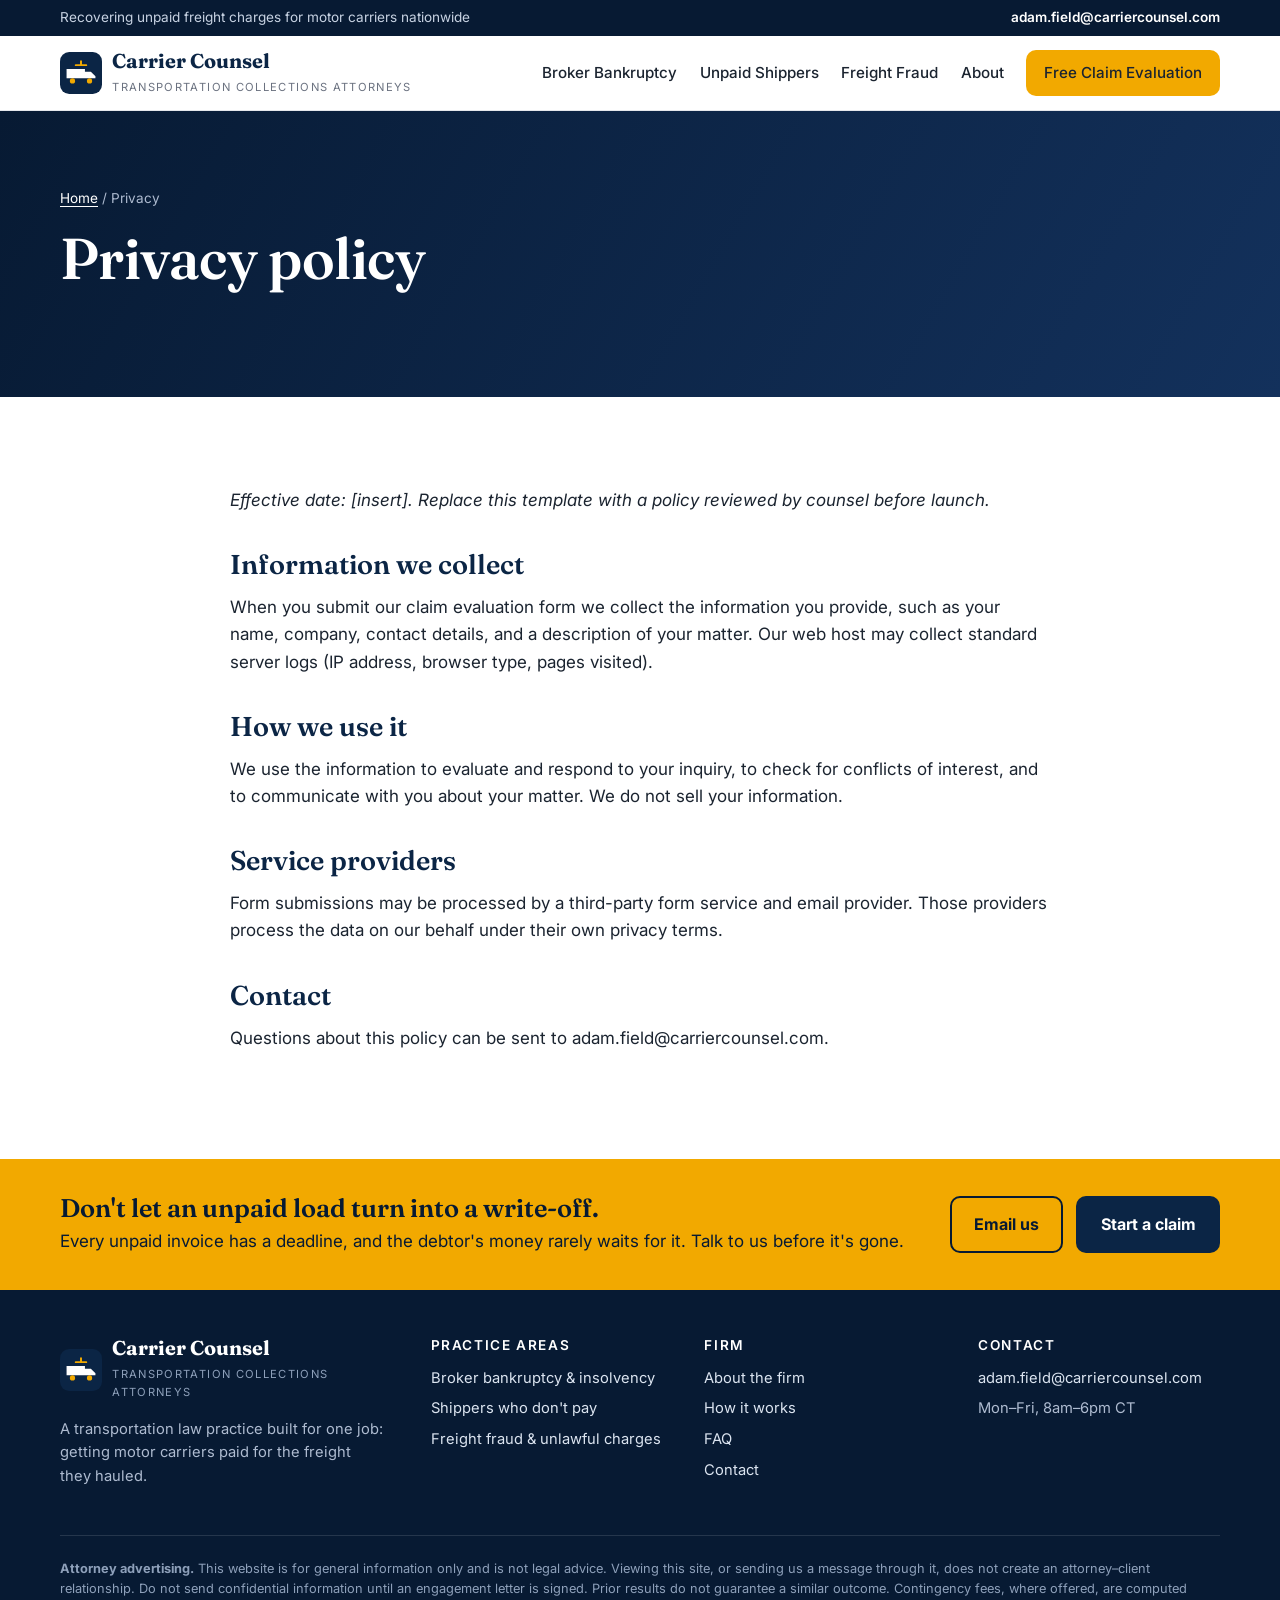
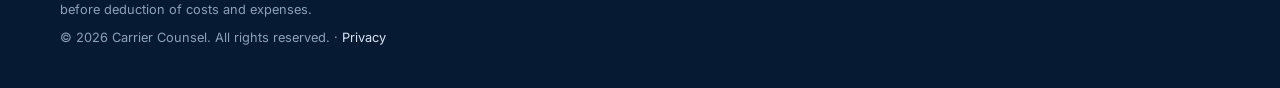
<file: freight-owed-law/privacy.html>
<!DOCTYPE html>
<html lang="en">
<head>
  <meta charset="utf-8">
  <meta name="viewport" content="width=device-width, initial-scale=1">
  <title>Privacy Policy | Carrier Counsel</title>
  <meta name="description" content="Privacy policy for carriercounsel.com.">
  <link rel="canonical" href="https://carriercounsel.com/privacy.html">
  <meta property="og:type" content="website">
  <meta property="og:title" content="Privacy Policy | Carrier Counsel">
  <meta property="og:description" content="Privacy policy for carriercounsel.com.">
  <meta property="og:url" content="https://carriercounsel.com/privacy.html">
  <meta name="theme-color" content="#0b2545">
  <link rel="icon" href="favicon.svg" type="image/svg+xml">
  <link rel="preconnect" href="https://fonts.googleapis.com">
  <link rel="preconnect" href="https://fonts.gstatic.com" crossorigin>
  <link href="https://fonts.googleapis.com/css2?family=Fraunces:ital,wght@0,600;0,700;1,500&family=Inter:wght@400;500;600;700&display=swap" rel="stylesheet">
  <link rel="stylesheet" href="assets/styles.css">
  <script>document.documentElement.classList.add("js");</script>
  <meta name="robots" content="noindex">
</head>
<body>
  <a class="skip" href="#main">Skip to content</a>
  <div class="topbar">
    <div class="container">
      <span>Recovering unpaid freight charges for motor carriers nationwide</span>
      <span><a href="mailto:adam.field@carriercounsel.com">adam.field@carriercounsel.com</a></span>
    </div>
  </div>
  <header class="site-header">
    <div class="container">
      <a class="brand" href="index.html">
        <img class="mark" src="assets/logo.svg" alt="" width="42" height="42">
        <span><span class="name">Carrier Counsel</span><span class="tag">Transportation Collections Attorneys</span></span>
      </a>
      <button class="nav-toggle" aria-label="Toggle navigation" aria-expanded="false" aria-controls="nav"><span></span><span></span><span></span></button>
      <nav class="nav" id="nav" aria-label="Primary">
        <a href="broker-bankruptcy.html">Broker Bankruptcy</a>
        <a href="unpaid-shippers.html">Unpaid Shippers</a>
        <a href="freight-fraud.html">Freight Fraud</a>
        <a href="about.html">About</a>
        <a href="contact.html" class="btn btn-primary btn-sm">Free Claim Evaluation</a>
      </nav>
    </div>
  </header>
  <main id="main">

    <section class="page-hero">
      <div class="container">
        <div class="breadcrumb"><a href="index.html">Home</a> / Privacy</div>
        <h1>Privacy policy</h1>
      </div>
    </section>
    <section class="section">
      <div class="container prose" style="max-width:820px">
        <p><em>Effective date: [insert]. Replace this template with a policy reviewed by counsel before launch.</em></p>
        <h2>Information we collect</h2>
        <p>When you submit our claim evaluation form we collect the information you provide, such as your name, company, contact details, and a description of your matter. Our web host may collect standard server logs (IP address, browser type, pages visited).</p>
        <h2>How we use it</h2>
        <p>We use the information to evaluate and respond to your inquiry, to check for conflicts of interest, and to communicate with you about your matter. We do not sell your information.</p>
        <h2>Service providers</h2>
        <p>Form submissions may be processed by a third-party form service and email provider. Those providers process the data on our behalf under their own privacy terms.</p>
        <h2>Contact</h2>
        <p>Questions about this policy can be sent to adam.field@carriercounsel.com.</p>
      </div>
    </section>

  </main>
  <section class="cta-band">
    <div class="container">
      <div>
        <h2>Don't let an unpaid load turn into a write-off.</h2>
        <p>Every unpaid invoice has a deadline, and the debtor's money rarely waits for it. Talk to us before it's gone.</p>
      </div>
      <div style="display:flex;gap:.8rem;flex-wrap:wrap">
        <a class="btn btn-outline" href="mailto:adam.field@carriercounsel.com">Email us</a>
        <a class="btn btn-primary" style="background:#0b2545;color:#fff" href="contact.html">Start a claim</a>
      </div>
    </div>
  </section>
  <footer class="site-footer">
    <div class="container">
      <div class="footer-grid">
        <div>
          <a class="brand" href="index.html" style="color:#fff"><img class="mark" src="assets/logo.svg" alt="" width="42" height="42"><span><span class="name">Carrier Counsel</span><span class="tag" style="color:#8ea0ba">Transportation Collections Attorneys</span></span></a>
          <p style="margin-top:1rem;max-width:36ch">A transportation law practice built for one job: getting motor carriers paid for the freight they hauled.</p>
        </div>
        <div>
          <h4>Practice areas</h4>
          <ul>
            <li><a href="broker-bankruptcy.html">Broker bankruptcy &amp; insolvency</a></li>
            <li><a href="unpaid-shippers.html">Shippers who don't pay</a></li>
            <li><a href="freight-fraud.html">Freight fraud &amp; unlawful charges</a></li>
          </ul>
        </div>
        <div>
          <h4>Firm</h4>
          <ul>
            <li><a href="about.html">About the firm</a></li>
            <li><a href="index.html#process">How it works</a></li>
            <li><a href="index.html#faq">FAQ</a></li>
            <li><a href="contact.html">Contact</a></li>
          </ul>
        </div>
        <div>
          <h4>Contact</h4>
          <ul>
            <li><a href="mailto:adam.field@carriercounsel.com">adam.field@carriercounsel.com</a></li>
            <li>Mon&ndash;Fri, 8am&ndash;6pm CT</li>
          </ul>
        </div>
      </div>
      <div class="legal">
        <p><strong>Attorney advertising.</strong> This website is for general information only and is not legal advice. Viewing this site, or sending us a message through it, does not create an attorney&ndash;client relationship. Do not send confidential information until an engagement letter is signed. Prior results do not guarantee a similar outcome. Contingency fees, where offered, are computed before deduction of costs and expenses.</p>
        <p>&copy; <span data-year>2026</span> Carrier Counsel. All rights reserved. &middot; <a href="privacy.html">Privacy</a></p>
      </div>
    </div>
  </footer>
  <script src="assets/main.js"></script>
</body>
</html>
</file>
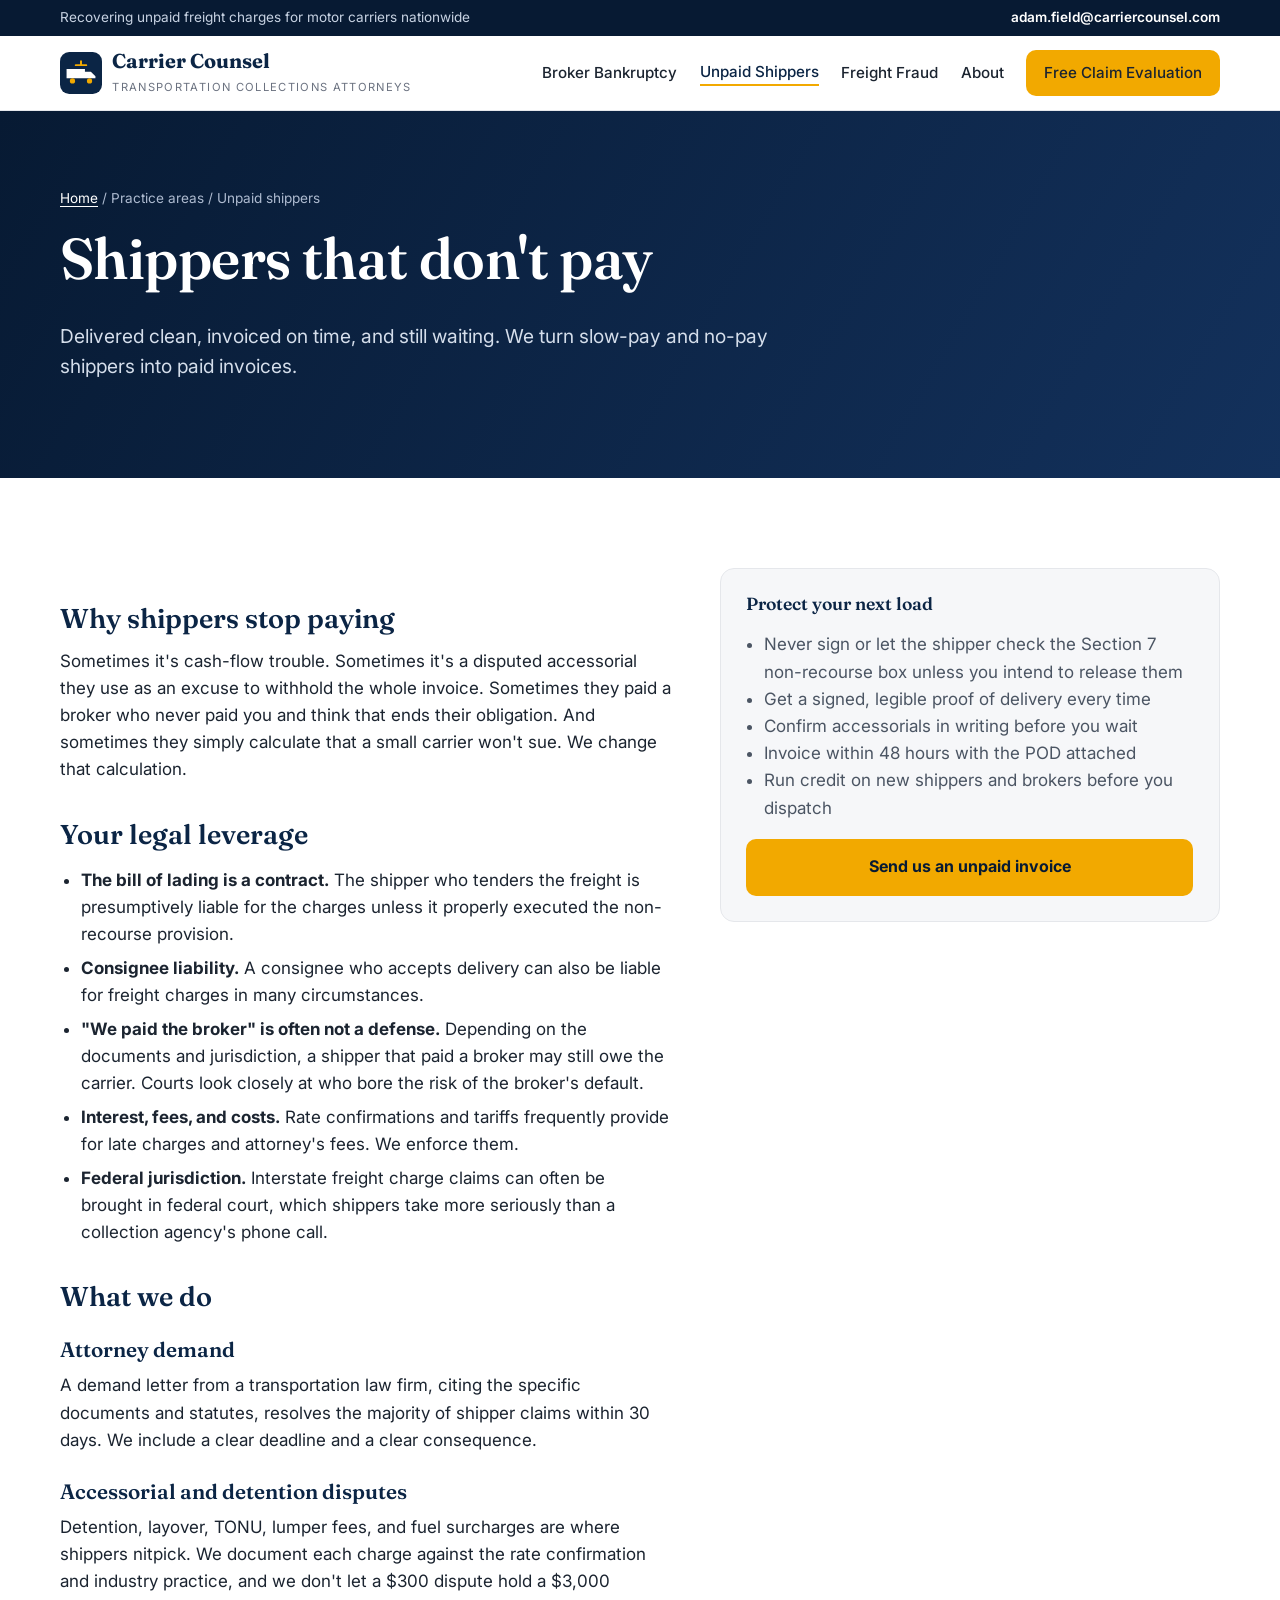
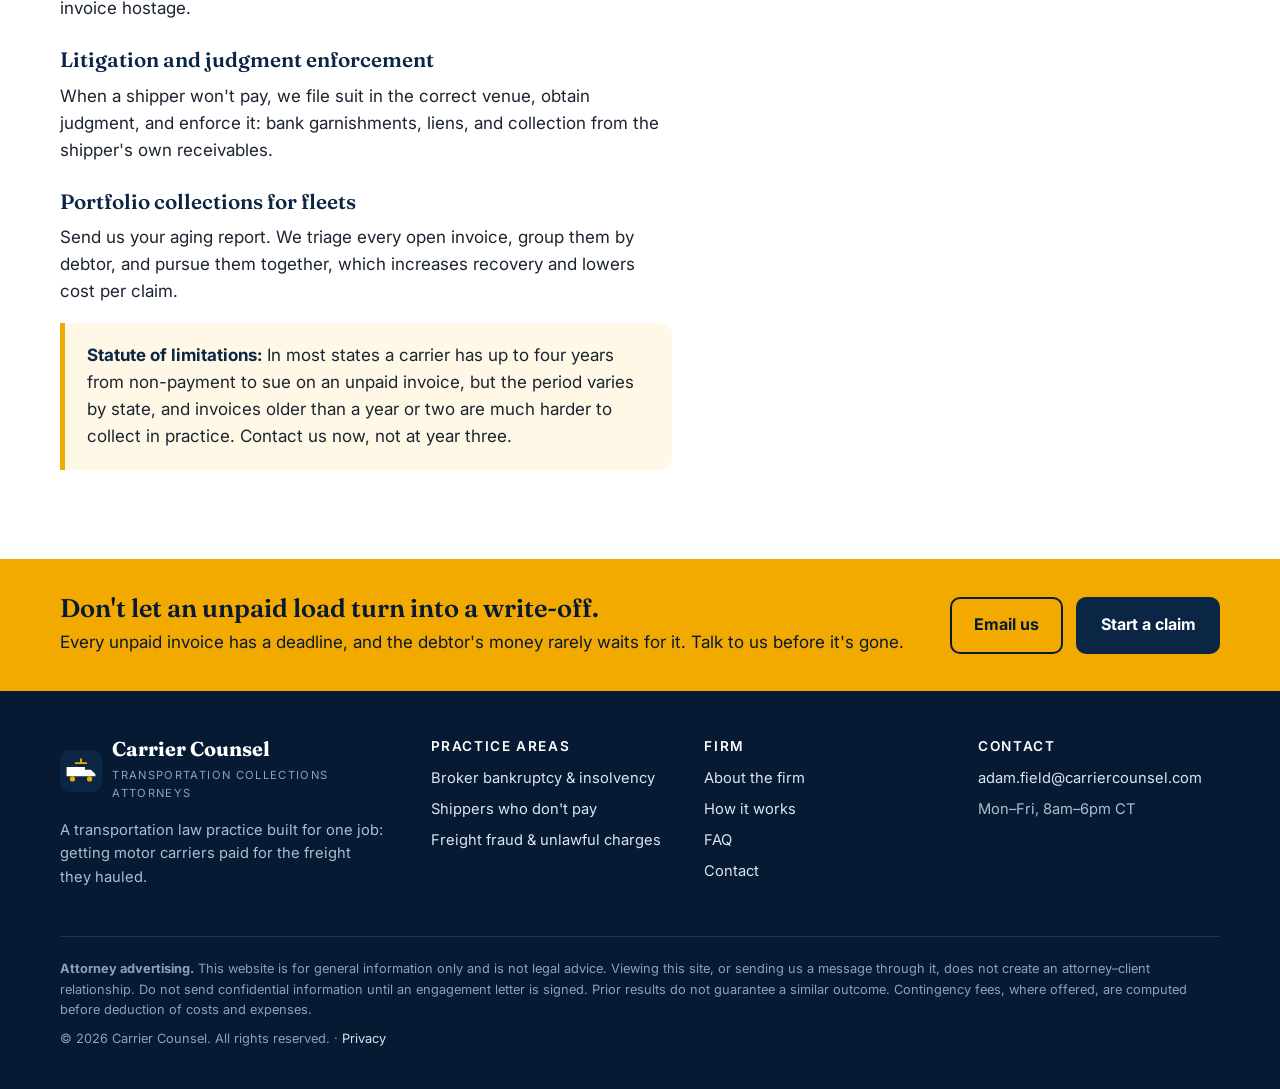
<file: freight-owed-law/unpaid-shippers.html>
<!DOCTYPE html>
<html lang="en">
<head>
  <meta charset="utf-8">
  <meta name="viewport" content="width=device-width, initial-scale=1">
  <title>Shipper Won't Pay Freight Charges? Carrier Collections | Carrier Counsel</title>
  <meta name="description" content="Attorney demand letters, litigation, and judgment enforcement against shippers and consignees that don't pay motor carriers. Contingency fees. Free evaluation.">
  <link rel="canonical" href="https://carriercounsel.com/unpaid-shippers.html">
  <meta property="og:type" content="website">
  <meta property="og:title" content="Shipper Won't Pay Freight Charges? Carrier Collections | Carrier Counsel">
  <meta property="og:description" content="Attorney demand letters, litigation, and judgment enforcement against shippers and consignees that don't pay motor carriers. Contingency fees. Free evaluation.">
  <meta property="og:url" content="https://carriercounsel.com/unpaid-shippers.html">
  <meta name="theme-color" content="#0b2545">
  <link rel="icon" href="favicon.svg" type="image/svg+xml">
  <link rel="preconnect" href="https://fonts.googleapis.com">
  <link rel="preconnect" href="https://fonts.gstatic.com" crossorigin>
  <link href="https://fonts.googleapis.com/css2?family=Fraunces:ital,wght@0,600;0,700;1,500&family=Inter:wght@400;500;600;700&display=swap" rel="stylesheet">
  <link rel="stylesheet" href="assets/styles.css">
  <script>document.documentElement.classList.add("js");</script>
</head>
<body>
  <a class="skip" href="#main">Skip to content</a>
  <div class="topbar">
    <div class="container">
      <span>Recovering unpaid freight charges for motor carriers nationwide</span>
      <span><a href="mailto:adam.field@carriercounsel.com">adam.field@carriercounsel.com</a></span>
    </div>
  </div>
  <header class="site-header">
    <div class="container">
      <a class="brand" href="index.html">
        <img class="mark" src="assets/logo.svg" alt="" width="42" height="42">
        <span><span class="name">Carrier Counsel</span><span class="tag">Transportation Collections Attorneys</span></span>
      </a>
      <button class="nav-toggle" aria-label="Toggle navigation" aria-expanded="false" aria-controls="nav"><span></span><span></span><span></span></button>
      <nav class="nav" id="nav" aria-label="Primary">
        <a href="broker-bankruptcy.html">Broker Bankruptcy</a>
        <a href="unpaid-shippers.html">Unpaid Shippers</a>
        <a href="freight-fraud.html">Freight Fraud</a>
        <a href="about.html">About</a>
        <a href="contact.html" class="btn btn-primary btn-sm">Free Claim Evaluation</a>
      </nav>
    </div>
  </header>
  <main id="main">

    <section class="page-hero">
      <div class="container">
        <div class="breadcrumb"><a href="index.html">Home</a> / Practice areas / Unpaid shippers</div>
        <h1>Shippers that don't pay</h1>
        <p class="lede">Delivered clean, invoiced on time, and still waiting. We turn slow-pay and no-pay shippers into paid invoices.</p>
      </div>
    </section>
    <section class="section">
      <div class="container split">
        <div class="prose reveal">
          <h2>Why shippers stop paying</h2>
          <p>Sometimes it's cash-flow trouble. Sometimes it's a disputed accessorial they use as an excuse to withhold the whole invoice. Sometimes they paid a broker who never paid you and think that ends their obligation. And sometimes they simply calculate that a small carrier won't sue. We change that calculation.</p>

          <h2>Your legal leverage</h2>
          <ul>
            <li><strong>The bill of lading is a contract.</strong> The shipper who tenders the freight is presumptively liable for the charges unless it properly executed the non-recourse provision.</li>
            <li><strong>Consignee liability.</strong> A consignee who accepts delivery can also be liable for freight charges in many circumstances.</li>
            <li><strong>"We paid the broker" is often not a defense.</strong> Depending on the documents and jurisdiction, a shipper that paid a broker may still owe the carrier. Courts look closely at who bore the risk of the broker's default.</li>
            <li><strong>Interest, fees, and costs.</strong> Rate confirmations and tariffs frequently provide for late charges and attorney's fees. We enforce them.</li>
            <li><strong>Federal jurisdiction.</strong> Interstate freight charge claims can often be brought in federal court, which shippers take more seriously than a collection agency's phone call.</li>
          </ul>

          <h2>What we do</h2>
          <h3>Attorney demand</h3>
          <p>A demand letter from a transportation law firm, citing the specific documents and statutes, resolves the majority of shipper claims within 30 days. We include a clear deadline and a clear consequence.</p>
          <h3>Accessorial and detention disputes</h3>
          <p>Detention, layover, TONU, lumper fees, and fuel surcharges are where shippers nitpick. We document each charge against the rate confirmation and industry practice, and we don't let a $300 dispute hold a $3,000 invoice hostage.</p>
          <h3>Litigation and judgment enforcement</h3>
          <p>When a shipper won't pay, we file suit in the correct venue, obtain judgment, and enforce it: bank garnishments, liens, and collection from the shipper's own receivables.</p>
          <h3>Portfolio collections for fleets</h3>
          <p>Send us your aging report. We triage every open invoice, group them by debtor, and pursue them together, which increases recovery and lowers cost per claim.</p>

          <div class="callout"><strong>Statute of limitations:</strong> In most states a carrier has up to four years from non-payment to sue on an unpaid invoice, but the period varies by state, and invoices older than a year or two are much harder to collect in practice. Contact us now, not at year three.</div>
        </div>
        <aside class="aside reveal">
          <h3>Protect your next load</h3>
          <ul>
            <li>Never sign or let the shipper check the Section 7 non-recourse box unless you intend to release them</li>
            <li>Get a signed, legible proof of delivery every time</li>
            <li>Confirm accessorials in writing before you wait</li>
            <li>Invoice within 48 hours with the POD attached</li>
            <li>Run credit on new shippers and brokers before you dispatch</li>
          </ul>
          <a class="btn btn-primary" href="contact.html" style="width:100%">Send us an unpaid invoice</a>
        </aside>
      </div>
    </section>

  </main>
  <section class="cta-band">
    <div class="container">
      <div>
        <h2>Don't let an unpaid load turn into a write-off.</h2>
        <p>Every unpaid invoice has a deadline, and the debtor's money rarely waits for it. Talk to us before it's gone.</p>
      </div>
      <div style="display:flex;gap:.8rem;flex-wrap:wrap">
        <a class="btn btn-outline" href="mailto:adam.field@carriercounsel.com">Email us</a>
        <a class="btn btn-primary" style="background:#0b2545;color:#fff" href="contact.html">Start a claim</a>
      </div>
    </div>
  </section>
  <footer class="site-footer">
    <div class="container">
      <div class="footer-grid">
        <div>
          <a class="brand" href="index.html" style="color:#fff"><img class="mark" src="assets/logo.svg" alt="" width="42" height="42"><span><span class="name">Carrier Counsel</span><span class="tag" style="color:#8ea0ba">Transportation Collections Attorneys</span></span></a>
          <p style="margin-top:1rem;max-width:36ch">A transportation law practice built for one job: getting motor carriers paid for the freight they hauled.</p>
        </div>
        <div>
          <h4>Practice areas</h4>
          <ul>
            <li><a href="broker-bankruptcy.html">Broker bankruptcy &amp; insolvency</a></li>
            <li><a href="unpaid-shippers.html">Shippers who don't pay</a></li>
            <li><a href="freight-fraud.html">Freight fraud &amp; unlawful charges</a></li>
          </ul>
        </div>
        <div>
          <h4>Firm</h4>
          <ul>
            <li><a href="about.html">About the firm</a></li>
            <li><a href="index.html#process">How it works</a></li>
            <li><a href="index.html#faq">FAQ</a></li>
            <li><a href="contact.html">Contact</a></li>
          </ul>
        </div>
        <div>
          <h4>Contact</h4>
          <ul>
            <li><a href="mailto:adam.field@carriercounsel.com">adam.field@carriercounsel.com</a></li>
            <li>Mon&ndash;Fri, 8am&ndash;6pm CT</li>
          </ul>
        </div>
      </div>
      <div class="legal">
        <p><strong>Attorney advertising.</strong> This website is for general information only and is not legal advice. Viewing this site, or sending us a message through it, does not create an attorney&ndash;client relationship. Do not send confidential information until an engagement letter is signed. Prior results do not guarantee a similar outcome. Contingency fees, where offered, are computed before deduction of costs and expenses.</p>
        <p>&copy; <span data-year>2026</span> Carrier Counsel. All rights reserved. &middot; <a href="privacy.html">Privacy</a></p>
      </div>
    </div>
  </footer>
  <script src="assets/main.js"></script>
</body>
</html>
</file>
<file: css/styles.css>
body {
 color:#40514E;
  margin: 0px;
  text-align: center;
  font-family: 'Merriweather', serif;

}

h1 {
  font-size: 5.625em;
  margin-top: 50px auto 0 auto;
  font-family: 'Sacramento', cursive;
  color: #66BFBF;
  padding:10px;

}

h2 {
  font-family: 'Montserrat', sans-serif;
  font-size: 2.5rem;
  color: #66BFBF;
  font-weight: normal;



}

h3 {
  font-family: 'Montserrat', sans-serif;
  color: #11999E;
  padding:10px;

}
p{
  line-height: 2;
}

hr {
  border: dotted #EAF6F6 6px;
  border-bottom: none;
  width:4%;
  margin:100px auto;
}

a{
  color:#11999E;
  font-family: 'Montserrat', sans-serif;
  margin:10px 20px;

text-decoration: none;
}
a:hover{
  color:#eaf6f6;



}

.pro {
  text-decoration: underline;
}

.top-container {
  background-color: #EAF6F6;
  position: relative;
  padding: 100px;
}
.middle-container{
margin:100px 0;
  background-color: white;}

  .bottom-container {
    background-color: #EAF6F6;
    padding:50px 0 20px 0;

  }


.top-cloud {
  position: absolute;
  right: 300px;
  top: 50px;
}

.bottom-cloud {
  position: absolute;
  left: 250px;
  bottom: 400px;
}

.skill-row {
  width:50%;
margin: 100px auto 100px auto;
  text-align: left;
  line-height: 2;

}



.footer-link
{
  color:#11999E;

}
.font {
  font-weight: normal;
  line-height: 2;
}

.intro {
  width:40%;
  margin: auto;

}
.contact-message{
  width: 30%;
  margin:40px auto 60px;
}
.copyright{
  color:#EAF6F6;
  font-size: 0.75rem;
  padding:10px;
}

.code-img{
  width:25%;
  float:left;
  margin-right:30px;
}
.chilli-img {
  width: 25%;
  float: right;
  margin-left:30px;

}


.btn {
   background: #11CDD4;
   background-image: -webkit-linear-gradient(top, #11CDD4, #1199E9);
   background-image: -moz-linear-gradient(top, #11CDD4, #1199E9);
   background-image: -ms-linear-gradient(top, #11CDD4, #1199E9);
   background-image: -o-linear-gradient(top, #11CDD4, #1199E9);
   background-image: linear-gradient(to bottom, #11CDD4, #1199E9);
   -webkit-border-radius: 8px;
   -moz-border-radius: 8px;
   border-radius: 8px;
   color: #FFFFFF;
   font-family: "Montserrat"Sans;
   font-size: 40px;
   font-weight: 100;
   padding: 40px;
   box-shadow: 1px 1px 20px 0 #000000;
   -webkit-box-shadow: 1px 1px 20px 0 #000000;
   -moz-box-shadow: 1px 1px 20px 0 #000000;
   text-shadow: 1px 1px 20px #000000;
   text-decoration: none;
   display: inline-block;
   cursor: pointer;
   text-align: center;
}

.btn:hover {
   border: solid #337FED 1px;
   background: #30E3CB;
   background-image: -webkit-linear-gradient(top, #30E3CB, #2BC4AD);
   background-image: -moz-linear-gradient(top, #30E3CB, #2BC4AD);
   background-image: -ms-linear-gradient(top, #30E3CB, #2BC4AD);
   background-image: -o-linear-gradient(top, #30E3CB, #2BC4AD);
   background-image: linear-gradient(to bottom, #30E3CB, #2BC4AD);
   -webkit-border-radius: 20px;
   -moz-border-radius: 20px;
   border-radius: 20px;
   text-decoration: none;
}
</file>
<file: crm/styles.css>
/* ---------- Tokens ---------- */
:root {
  --font: 'Inter', -apple-system, BlinkMacSystemFont, 'Segoe UI', Roboto, Helvetica, Arial, sans-serif;
  --mono: ui-monospace, SFMono-Regular, Menlo, Consolas, monospace;
  --bg: #f7f7f7;
  --bg-elev: #ffffff;
  --bg-sunken: #f0f0f0;
  --bg-hover: rgba(0, 0, 0, 0.04);
  --bg-active: rgba(0, 0, 0, 0.07);
  --border: #e4e4e4;
  --border-strong: #cfcfcf;
  --text: #1c1c1c;
  --text-2: #5f5f5f;
  --text-3: #8f8f8f;
  --accent: #3b82f6;
  --accent-soft: rgba(59, 130, 246, 0.14);
  --green: #16a34a;
  --green-soft: rgba(22, 163, 74, 0.14);
  --amber: #d97706;
  --amber-soft: rgba(217, 119, 6, 0.16);
  --red: #dc2626;
  --red-soft: rgba(220, 38, 38, 0.14);
  --purple: #7c3aed;
  --purple-soft: rgba(124, 58, 237, 0.14);
  --shadow: 0 8px 30px rgba(0, 0, 0, 0.12);
  --radius: 8px;
  --sidebar-w: 224px;
  --panel-w: 620px;
}
:root[data-theme="dark"] {
  --bg: #171717;
  --bg-elev: #1f1f1f;
  --bg-sunken: #121212;
  --bg-hover: rgba(255, 255, 255, 0.05);
  --bg-active: rgba(255, 255, 255, 0.09);
  --border: #2a2a2a;
  --border-strong: #3a3a3a;
  --text: #ececec;
  --text-2: #a3a3a3;
  --text-3: #6f6f6f;
  --accent: #5b9cff;
  --accent-soft: rgba(91, 156, 255, 0.18);
  --green: #4ade80;
  --green-soft: rgba(74, 222, 128, 0.14);
  --amber: #fbbf24;
  --amber-soft: rgba(251, 191, 36, 0.16);
  --red: #f87171;
  --red-soft: rgba(248, 113, 113, 0.16);
  --purple: #a78bfa;
  --purple-soft: rgba(167, 139, 250, 0.16);
  --shadow: 0 8px 30px rgba(0, 0, 0, 0.5);
}

/* ---------- Base ---------- */
* { box-sizing: border-box; }
html, body { height: 100%; }
body {
  margin: 0;
  font-family: var(--font);
  font-size: 13px;
  line-height: 1.45;
  color: var(--text);
  background: var(--bg);
  -webkit-font-smoothing: antialiased;
}
a { color: inherit; text-decoration: none; }
button, input, select, textarea { font: inherit; color: inherit; }
button { cursor: pointer; }
h1, h2, h3, h4 { margin: 0; font-weight: 600; }
p { margin: 0; }
::selection { background: var(--accent-soft); }
.muted { color: var(--text-2); }
.faint { color: var(--text-3); }
.mono { font-family: var(--mono); font-size: 12px; }
.hidden { display: none !important; }
.nowrap { white-space: nowrap; }
.truncate { overflow: hidden; text-overflow: ellipsis; white-space: nowrap; }

/* ---------- App shell ---------- */
#app { display: flex; height: 100vh; overflow: hidden; }
.sidebar {
  width: var(--sidebar-w);
  flex: none;
  background: var(--bg);
  border-right: 1px solid var(--border);
  display: flex;
  flex-direction: column;
  overflow: hidden;
}
.main {
  flex: 1;
  min-width: 0;
  display: flex;
  flex-direction: column;
  background: var(--bg-elev);
  position: relative;
}
.content { flex: 1; overflow: auto; }
.content-inner { padding: 20px 24px 60px; }
.content-inner.narrow { max-width: 860px; }

/* ---------- Sidebar ---------- */
.ws-header { display: flex; align-items: center; gap: 8px; padding: 12px 10px 8px 12px; }
.ws-name { flex: 1; font-weight: 600; display: flex; align-items: center; gap: 8px; min-width: 0; }
.ws-name span { overflow: hidden; text-overflow: ellipsis; white-space: nowrap; }
.icon-btn {
  display: inline-flex; align-items: center; justify-content: center;
  width: 26px; height: 26px; border: 0; border-radius: 6px; background: transparent; color: var(--text-2);
}
.icon-btn:hover { background: var(--bg-hover); color: var(--text); }
.icon-btn.active { background: var(--bg-active); color: var(--text); }
.icon-btn svg { width: 15px; height: 15px; }
.avatar {
  display: inline-flex; align-items: center; justify-content: center;
  width: 20px; height: 20px; border-radius: 50%; font-size: 9px; font-weight: 700; flex: none;
  background: linear-gradient(135deg, #f59e0b, #ef4444); color: #fff; letter-spacing: 0.02em;
}
.avatar.lg { width: 36px; height: 36px; font-size: 13px; }
.avatar.sq { border-radius: 5px; }
.nav { flex: 1; overflow: auto; padding: 4px 8px 12px; }
.nav-section { margin-top: 14px; }
.nav-section-title {
  display: flex; align-items: center; justify-content: space-between;
  padding: 4px 8px; font-size: 11px; font-weight: 500; color: var(--text-3);
}
.nav-section-title .icon-btn { width: 20px; height: 20px; opacity: 0; }
.nav-section:hover .nav-section-title .icon-btn { opacity: 1; }
.nav-item {
  display: flex; align-items: center; gap: 8px; padding: 5px 8px; border-radius: 6px;
  color: var(--text-2); cursor: pointer; min-width: 0;
}
.nav-item:hover { background: var(--bg-hover); color: var(--text); }
.nav-item.active { background: var(--bg-active); color: var(--text); }
.nav-item svg { width: 14px; height: 14px; flex: none; }
.nav-item .label { flex: 1; overflow: hidden; text-overflow: ellipsis; white-space: nowrap; }
.nav-item .count { font-size: 11px; color: var(--text-3); }
.nav-item .dot { width: 6px; height: 6px; border-radius: 50%; background: var(--accent); flex: none; }
.sidebar-footer { display: flex; align-items: center; gap: 4px; padding: 8px 10px; border-top: 1px solid var(--border); }
.sidebar-footer .spacer { flex: 1; }
.help-btn { width: 24px; height: 24px; border-radius: 50%; border: 1px solid var(--border-strong); background: transparent; color: var(--text-2); font-size: 12px; }

/* ---------- Topbar ---------- */
.topbar {
  display: flex; align-items: center; gap: 8px; height: 46px; padding: 0 16px;
  border-bottom: 1px solid var(--border); flex: none;
}
.topbar .crumb { display: flex; align-items: center; gap: 8px; font-weight: 500; min-width: 0; }
.topbar .crumb svg { width: 15px; height: 15px; color: var(--text-2); }
.topbar .crumb .sep { color: var(--text-3); }
.topbar .spacer { flex: 1; }
.topbar .actions { display: flex; align-items: center; gap: 6px; }

/* ---------- Buttons ---------- */
.btn {
  display: inline-flex; align-items: center; gap: 6px; height: 28px; padding: 0 10px;
  border-radius: 6px; border: 1px solid var(--border); background: var(--bg-elev); color: var(--text);
  font-weight: 500; white-space: nowrap; font-size: 12.5px;
}
.btn:hover { background: var(--bg-hover); }
.btn:active { background: var(--bg-active); }
.btn svg { width: 13px; height: 13px; }
.btn.primary { background: var(--text); color: var(--bg-elev); border-color: var(--text); }
.btn.primary:hover { opacity: 0.9; }
.btn.ghost { border-color: transparent; background: transparent; color: var(--text-2); }
.btn.ghost:hover { background: var(--bg-hover); color: var(--text); }
.btn.danger { color: var(--red); }
.btn.sm { height: 24px; padding: 0 8px; font-size: 12px; }
.btn.block { width: 100%; justify-content: center; height: 40px; font-size: 14px; }
.btn:disabled { opacity: 0.5; cursor: default; }

/* ---------- Chips / badges ---------- */
.chip {
  display: inline-flex; align-items: center; gap: 4px; padding: 1px 7px; border-radius: 5px;
  font-size: 11.5px; font-weight: 500; white-space: nowrap; line-height: 18px;
}
.chip.green { background: var(--green-soft); color: var(--green); }
.chip.blue { background: var(--accent-soft); color: var(--accent); }
.chip.amber { background: var(--amber-soft); color: var(--amber); }
.chip.red { background: var(--red-soft); color: var(--red); }
.chip.purple { background: var(--purple-soft); color: var(--purple); }
.chip.gray { background: var(--bg-active); color: var(--text-2); }
.chip.outline { border: 1px solid var(--border-strong); color: var(--text-2); background: transparent; }
.badge { display: inline-flex; min-width: 16px; height: 16px; padding: 0 5px; border-radius: 8px; align-items: center; justify-content: center; font-size: 10px; font-weight: 600; background: var(--accent); color: #fff; }

/* ---------- Tables ---------- */
.table-wrap { overflow: auto; }
table.grid { width: 100%; border-collapse: collapse; }
table.grid th, table.grid td {
  text-align: left; padding: 0 10px; height: 36px; border-bottom: 1px solid var(--border);
  white-space: nowrap; overflow: hidden; text-overflow: ellipsis; max-width: 320px; vertical-align: middle;
}
table.grid th {
  font-weight: 500; color: var(--text-2); font-size: 12px; position: sticky; top: 0; background: var(--bg-elev); z-index: 1;
  cursor: pointer; user-select: none;
}
table.grid th svg { width: 13px; height: 13px; vertical-align: -2px; margin-right: 6px; color: var(--text-3); }
table.grid th .sort { color: var(--text-3); margin-left: 4px; font-size: 10px; }
table.grid tbody tr { cursor: pointer; }
table.grid tbody tr:hover { background: var(--bg-hover); }
table.grid tbody tr.selected { background: var(--bg-active); }
table.grid td.name { font-weight: 500; }
table.grid td.name svg { width: 14px; height: 14px; vertical-align: -3px; margin-right: 8px; color: var(--text-2); }
table.grid td .avatar { margin-right: 6px; vertical-align: -5px; }
table.grid td select.inline, table.grid td input.inline {
  background: transparent; border: 1px solid transparent; border-radius: 4px; padding: 2px 4px; margin-left: -5px; max-width: 100%;
}
table.grid td select.inline:hover, table.grid td input.inline:hover { border-color: var(--border-strong); }
table.grid td select.inline:focus, table.grid td input.inline:focus { outline: none; border-color: var(--accent); background: var(--bg-elev); }
.table-toolbar { display: flex; align-items: center; gap: 8px; padding: 8px 16px; border-bottom: 1px solid var(--border); }
.table-toolbar .spacer { flex: 1; }
.table-toolbar .count { color: var(--text-3); font-size: 12px; }
.search-input {
  height: 28px; padding: 0 10px 0 28px; border-radius: 6px; border: 1px solid var(--border); background: var(--bg);
  width: 220px;
}
.search-input:focus { outline: none; border-color: var(--accent); }
.search-wrap { position: relative; }
.search-wrap svg { position: absolute; left: 9px; top: 7px; width: 14px; height: 14px; color: var(--text-3); pointer-events: none; }
.seg { display: inline-flex; border: 1px solid var(--border); border-radius: 6px; overflow: hidden; }
.seg button { height: 26px; padding: 0 10px; border: 0; background: transparent; color: var(--text-2); font-size: 12px; }
.seg button.active { background: var(--bg-active); color: var(--text); }
.empty { padding: 48px 20px; text-align: center; color: var(--text-3); }

/* ---------- Detail panel ---------- */
.panel-backdrop { position: absolute; inset: 0; background: transparent; z-index: 5; }
.panel {
  position: absolute; top: 0; right: 0; bottom: 0; width: var(--panel-w); max-width: 100%;
  background: var(--bg-elev); border-left: 1px solid var(--border); box-shadow: var(--shadow); z-index: 6;
  display: flex; flex-direction: column;
  animation: slide-in 160ms ease-out;
}
@keyframes slide-in { from { transform: translateX(24px); opacity: 0; } to { transform: none; opacity: 1; } }
.panel-header { display: flex; align-items: center; gap: 8px; height: 46px; padding: 0 12px 0 16px; border-bottom: 1px solid var(--border); flex: none; }
.panel-header .crumb { display: flex; align-items: center; gap: 8px; font-weight: 500; min-width: 0; flex: 1; }
.panel-header .crumb svg { width: 14px; height: 14px; color: var(--text-2); }
.panel-body { flex: 1; overflow: auto; padding: 20px 24px 40px; }
.panel-title { display: flex; align-items: center; gap: 12px; margin-bottom: 20px; }
.panel-title h2 { font-size: 22px; font-weight: 600; }
.panel-title .obj-icon { width: 36px; height: 36px; border-radius: 8px; border: 1px solid var(--border); display: inline-flex; align-items: center; justify-content: center; }
.panel-title .obj-icon svg { width: 18px; height: 18px; color: var(--text-2); }
.meta { display: grid; grid-template-columns: 150px 1fr; row-gap: 8px; column-gap: 12px; align-items: center; margin-bottom: 22px; }
.meta .k { display: flex; align-items: center; gap: 8px; color: var(--text-2); font-size: 12.5px; }
.meta .k svg { width: 13px; height: 13px; color: var(--text-3); }
.meta .v { min-width: 0; display: flex; align-items: center; gap: 6px; }
.meta .v select, .meta .v input[type=text], .meta .v input[type=number], .meta .v input[type=date], .meta .v input[type=datetime-local] {
  background: transparent; border: 1px solid transparent; border-radius: 5px; padding: 3px 6px; margin-left: -7px; max-width: 100%;
}
.meta .v select:hover, .meta .v input:hover { border-color: var(--border-strong); }
.meta .v select:focus, .meta .v input:focus { outline: none; border-color: var(--accent); background: var(--bg-elev); }
.switch { position: relative; width: 30px; height: 17px; border-radius: 9px; background: var(--border-strong); border: 0; padding: 0; flex: none; }
.switch::after { content: ''; position: absolute; top: 2px; left: 2px; width: 13px; height: 13px; border-radius: 50%; background: #fff; transition: transform 120ms; }
.switch.on { background: var(--accent); }
.switch.on::after { transform: translateX(13px); }
.tabs { display: flex; gap: 4px; border-bottom: 1px solid var(--border); margin-bottom: 18px; }
.tabs button { height: 30px; padding: 0 10px; border: 0; background: transparent; color: var(--text-2); border-bottom: 2px solid transparent; margin-bottom: -1px; font-weight: 500; }
.tabs button.active { color: var(--text); border-color: var(--text); }
.section { margin-bottom: 24px; }
.section-title { font-size: 12px; color: var(--text-2); font-weight: 500; margin-bottom: 10px; display: flex; align-items: center; justify-content: space-between; }
.stats { display: grid; grid-template-columns: repeat(3, 1fr); gap: 8px; }
.stat { border: 1px solid var(--border); border-radius: var(--radius); padding: 12px 14px; }
.stat .n { font-size: 18px; font-weight: 600; }
.stat .l { font-size: 11.5px; color: var(--text-3); margin-top: 2px; }
.prose { color: var(--text); line-height: 1.6; white-space: pre-wrap; }
.list { display: flex; flex-direction: column; gap: 2px; }
.list-row {
  display: flex; align-items: center; gap: 10px; padding: 7px 8px; border-radius: 6px; min-width: 0;
}
.list-row:hover { background: var(--bg-hover); }
.list-row.link { cursor: pointer; }
.list-row svg { width: 14px; height: 14px; color: var(--text-2); flex: none; }
.list-row .grow { flex: 1; min-width: 0; overflow: hidden; text-overflow: ellipsis; white-space: nowrap; }
.list-row .sub { color: var(--text-3); font-size: 12px; }
.steps { counter-reset: step; display: flex; flex-direction: column; gap: 6px; }
.step { display: flex; align-items: center; gap: 10px; padding: 8px 10px; border: 1px solid var(--border); border-radius: 6px; }
.step::before { counter-increment: step; content: counter(step); width: 20px; height: 20px; border-radius: 50%; background: var(--bg-active); font-size: 11px; display: inline-flex; align-items: center; justify-content: center; color: var(--text-2); flex: none; }
.run-row { display: grid; grid-template-columns: 90px 1fr 80px 70px; gap: 10px; padding: 8px 10px; border-bottom: 1px solid var(--border); font-size: 12.5px; align-items: center; }
.run-row .status { display: inline-flex; align-items: center; gap: 6px; }
.dot-s { width: 7px; height: 7px; border-radius: 50%; display: inline-block; }
.dot-s.success { background: var(--green); }
.dot-s.failed { background: var(--red); }

/* ---------- Record page ---------- */
.record-header { display: flex; align-items: center; gap: 14px; margin-bottom: 20px; }
.record-header h1 { font-size: 22px; }
.record-header .sub { color: var(--text-2); }
.record-grid { display: grid; grid-template-columns: 320px 1fr; gap: 32px; }
@media (max-width: 1100px) { .record-grid { grid-template-columns: 1fr; } }
.card { border: 1px solid var(--border); border-radius: var(--radius); padding: 14px 16px; background: var(--bg-elev); }
.card + .card { margin-top: 12px; }
.card h3 { font-size: 13px; margin-bottom: 10px; display: flex; align-items: center; justify-content: space-between; }
.timeline { display: flex; flex-direction: column; gap: 14px; }
.tl-item { display: flex; gap: 12px; }
.tl-item .tl-icon { width: 26px; height: 26px; border-radius: 50%; border: 1px solid var(--border); display: inline-flex; align-items: center; justify-content: center; flex: none; background: var(--bg-elev); }
.tl-item .tl-icon svg { width: 13px; height: 13px; color: var(--text-2); }
.tl-item .tl-body { flex: 1; min-width: 0; }
.tl-item .tl-title { font-weight: 500; }
.tl-item .tl-sub { color: var(--text-3); font-size: 12px; }
.tl-item .tl-text { margin-top: 4px; color: var(--text-2); white-space: pre-wrap; }
.note-form { display: flex; gap: 8px; margin-top: 12px; }
.note-form textarea { flex: 1; min-height: 60px; resize: vertical; padding: 8px 10px; border-radius: 6px; border: 1px solid var(--border); background: var(--bg); }
.note-form textarea:focus { outline: none; border-color: var(--accent); }

/* ---------- Board ---------- */
.board { display: flex; gap: 12px; padding: 16px; overflow: auto; height: 100%; align-items: flex-start; }
.col { width: 260px; flex: none; background: var(--bg); border-radius: var(--radius); border: 1px solid var(--border); display: flex; flex-direction: column; max-height: 100%; }
.col-head { display: flex; align-items: center; gap: 8px; padding: 10px 12px; font-weight: 500; }
.col-head .count { color: var(--text-3); font-weight: 400; }
.col-head .sum { margin-left: auto; color: var(--text-3); font-size: 12px; font-weight: 400; }
.col-body { padding: 0 8px 8px; overflow: auto; min-height: 60px; display: flex; flex-direction: column; gap: 6px; }
.col.drag-over { border-color: var(--accent); }
.kcard { background: var(--bg-elev); border: 1px solid var(--border); border-radius: 6px; padding: 10px 12px; cursor: grab; }
.kcard:hover { border-color: var(--border-strong); }
.kcard.dragging { opacity: 0.5; }
.kcard .t { font-weight: 500; margin-bottom: 4px; }
.kcard .m { color: var(--text-3); font-size: 12px; display: flex; justify-content: space-between; }

/* ---------- Home / up next ---------- */
.home-grid { display: grid; grid-template-columns: 1fr 1fr; gap: 16px; }
@media (max-width: 1000px) { .home-grid { grid-template-columns: 1fr; } }
.greeting { font-size: 22px; margin-bottom: 4px; }
.kpis { display: grid; grid-template-columns: repeat(4, 1fr); gap: 10px; margin: 18px 0 22px; }
@media (max-width: 900px) { .kpis { grid-template-columns: repeat(2, 1fr); } }
.task { display: flex; align-items: center; gap: 10px; padding: 7px 8px; border-radius: 6px; }
.task:hover { background: var(--bg-hover); }
.task input[type=checkbox] { width: 15px; height: 15px; margin: 0; accent-color: var(--accent); }
.task .t { flex: 1; min-width: 0; overflow: hidden; text-overflow: ellipsis; white-space: nowrap; }
.task.done .t { text-decoration: line-through; color: var(--text-3); }
.task .due { font-size: 12px; color: var(--text-3); }
.task .due.over { color: var(--red); }

/* ---------- Review ---------- */
.review-item { border: 1px solid var(--border); border-radius: var(--radius); padding: 14px 16px; margin-bottom: 10px; background: var(--bg-elev); }
.review-item .rh { display: flex; align-items: center; gap: 10px; margin-bottom: 8px; }
.review-item .rh .t { font-weight: 600; flex: 1; }
.review-item .diff { display: flex; align-items: center; gap: 8px; margin: 8px 0; flex-wrap: wrap; }
.review-item .diff .from { text-decoration: line-through; color: var(--text-3); }
.review-item .diff .to { font-weight: 500; }
.review-item .reason { color: var(--text-2); }
.review-item .draft { margin-top: 8px; padding: 10px 12px; background: var(--bg); border-radius: 6px; white-space: pre-wrap; font-size: 12.5px; border: 1px solid var(--border); }
.review-item textarea.draft { width: 100%; min-height: 160px; resize: vertical; font-family: var(--font); color: var(--text); }
.review-item .ra { display: flex; gap: 6px; margin-top: 10px; }
.review-item .ra .spacer { flex: 1; }

/* ---------- Chat ---------- */
.chat { display: flex; flex-direction: column; height: 100%; }
.chat-messages { flex: 1; overflow: auto; padding: 24px 0; }
.chat-inner { max-width: 760px; margin: 0 auto; padding: 0 24px; display: flex; flex-direction: column; gap: 18px; }
.msg { display: flex; gap: 12px; }
.msg .who { flex: none; }
.msg .body { flex: 1; min-width: 0; }
.msg.user .body { background: var(--bg); border: 1px solid var(--border); border-radius: 10px; padding: 10px 14px; white-space: pre-wrap; }
.msg.assistant .body { padding-top: 4px; }
.msg .md p { margin: 0 0 8px; }
.msg .md table { border-collapse: collapse; margin: 8px 0; }
.msg .md th, .msg .md td { border: 1px solid var(--border); padding: 5px 10px; text-align: left; }
.msg .md th { background: var(--bg); font-weight: 500; }
.msg .md ul, .msg .md ol { margin: 4px 0 8px; padding-left: 20px; }
.msg .md pre { background: var(--bg); border: 1px solid var(--border); border-radius: 6px; padding: 10px 12px; white-space: pre-wrap; font-family: var(--font); }
.msg .md a { color: var(--accent); }
.msg .md code { font-family: var(--mono); font-size: 12px; background: var(--bg); padding: 1px 4px; border-radius: 3px; }
.chat-composer { border-top: 1px solid var(--border); padding: 14px 24px 18px; }
.chat-composer form { max-width: 760px; margin: 0 auto; display: flex; gap: 8px; align-items: flex-end; border: 1px solid var(--border); border-radius: 12px; padding: 8px 8px 8px 14px; background: var(--bg); }
.chat-composer form:focus-within { border-color: var(--accent); }
.chat-composer textarea { flex: 1; border: 0; background: transparent; resize: none; min-height: 24px; max-height: 160px; padding: 4px 0; }
.chat-composer textarea:focus { outline: none; }
.chat-suggest { max-width: 760px; margin: 0 auto 10px; display: flex; gap: 6px; flex-wrap: wrap; }
.chat-suggest button { border: 1px solid var(--border); background: var(--bg-elev); border-radius: 999px; padding: 4px 12px; color: var(--text-2); font-size: 12px; }
.chat-suggest button:hover { color: var(--text); background: var(--bg-hover); }
.chat-empty { text-align: center; padding: 80px 20px 30px; }
.chat-empty h2 { font-size: 20px; margin-bottom: 6px; }

/* ---------- Modal ---------- */
.modal-backdrop { position: fixed; inset: 0; background: rgba(0, 0, 0, 0.45); display: flex; align-items: center; justify-content: center; z-index: 50; padding: 20px; }
.modal { width: 520px; max-width: 100%; max-height: 90vh; overflow: auto; background: var(--bg-elev); border: 1px solid var(--border); border-radius: 12px; box-shadow: var(--shadow); }
.modal-head { display: flex; align-items: center; padding: 14px 18px; border-bottom: 1px solid var(--border); font-weight: 600; font-size: 14px; }
.modal-head .spacer { flex: 1; }
.modal-body { padding: 18px; }
.modal-foot { display: flex; justify-content: flex-end; gap: 8px; padding: 12px 18px; border-top: 1px solid var(--border); }
.field { display: flex; flex-direction: column; gap: 4px; margin-bottom: 12px; }
.field label { font-size: 12px; color: var(--text-2); font-weight: 500; }
.field input, .field select, .field textarea {
  height: 32px; padding: 0 10px; border-radius: 6px; border: 1px solid var(--border); background: var(--bg);
}
.field textarea { height: auto; min-height: 80px; padding: 8px 10px; resize: vertical; }
.field input:focus, .field select:focus, .field textarea:focus { outline: none; border-color: var(--accent); }
.field-row { display: grid; grid-template-columns: 1fr 1fr; gap: 12px; }
.cmdk { width: 600px; }
.cmdk input { width: 100%; height: 44px; border: 0; border-bottom: 1px solid var(--border); background: transparent; padding: 0 18px; font-size: 15px; }
.cmdk input:focus { outline: none; }
.cmdk .results { max-height: 380px; overflow: auto; padding: 6px; }
.cmdk .results .list-row .chip { margin-left: auto; }
.cmdk .results .list-row.sel { background: var(--bg-active); }

/* ---------- Onboarding ---------- */
.onboard { min-height: 100vh; display: flex; align-items: center; justify-content: center; padding: 40px 20px; background: var(--bg); }
.onboard-card { width: 720px; max-width: 100%; }
.onboard h1 { font-size: 26px; margin-bottom: 8px; }
.onboard .lead { color: var(--text-2); font-size: 16px; margin-bottom: 28px; line-height: 1.5; }
.options { border: 1px solid var(--border); border-radius: 10px; background: var(--bg-elev); overflow: hidden; margin-bottom: 24px; }
.option { display: flex; align-items: center; gap: 16px; padding: 18px 20px; cursor: pointer; border-top: 1px solid var(--border); }
.option:first-child { border-top: 0; }
.option:hover { background: var(--bg-hover); }
.option .ot { flex: 1; }
.option .ot h3 { font-size: 15px; font-weight: 500; display: flex; align-items: center; gap: 8px; margin-bottom: 3px; }
.option .ot p { color: var(--text-2); font-size: 14px; line-height: 1.45; }
.radio { width: 18px; height: 18px; border-radius: 50%; border: 1.5px solid var(--border-strong); flex: none; position: relative; }
.option.selected .radio { border-color: var(--accent); background: var(--accent); }
.option.selected .radio::after { content: ''; position: absolute; inset: 4px; border-radius: 50%; background: #fff; }
.onboard .btn.block { background: var(--bg-elev); border-color: var(--border); border-radius: 10px; height: 52px; font-size: 16px; }
.onboard .btn.block:hover { background: var(--bg-hover); }

/* ---------- Settings ---------- */
.settings-grid { display: grid; grid-template-columns: 1fr; gap: 16px; max-width: 720px; }

/* ---------- Toast ---------- */
.toast-host { position: fixed; bottom: 18px; left: 50%; transform: translateX(-50%); display: flex; flex-direction: column; gap: 6px; z-index: 100; pointer-events: none; }
.toast { background: var(--text); color: var(--bg-elev); padding: 8px 14px; border-radius: 8px; font-size: 12.5px; box-shadow: var(--shadow); animation: toast-in 160ms ease-out; }
@keyframes toast-in { from { transform: translateY(8px); opacity: 0; } to { transform: none; opacity: 1; } }

/* ---------- Responsive ---------- */
.menu-btn { display: none; }
@media (max-width: 860px) {
  .sidebar { position: fixed; left: 0; top: 0; bottom: 0; z-index: 20; transform: translateX(-100%); transition: transform 160ms; box-shadow: var(--shadow); }
  .sidebar.open { transform: none; }
  .menu-btn { display: inline-flex; }
  .panel { width: 100%; }
  .content-inner { padding: 16px; }
  .meta { grid-template-columns: 120px 1fr; }
  .kpis { grid-template-columns: 1fr 1fr; }
  .record-grid { grid-template-columns: 1fr; }
  .field-row { grid-template-columns: 1fr; }
}

/* ---------- Additions: callouts, skills, run steps, settings ---------- */
.callout { display: flex; gap: 10px; align-items: flex-start; padding: 10px 12px; border: 1px solid var(--amber); background: var(--amber-soft); border-radius: 8px; margin-bottom: 18px; color: var(--text); }
.callout svg { width: 15px; height: 15px; flex: none; margin-top: 2px; color: var(--amber); }
.skill-grid { display: grid; grid-template-columns: repeat(auto-fill, minmax(300px, 1fr)); gap: 12px; }
.skill-grid .card { margin: 0; }
.card.skill.off { opacity: 0.6; }
.skill-head { display: flex; align-items: center; gap: 8px; }
.skill-head svg { width: 15px; height: 15px; color: var(--text-2); }
.skill-head .grow { flex: 1; }
.run-row.link { cursor: pointer; }
.run-row.link:hover { background: var(--bg-hover); }
.run-steps { padding: 6px 10px 8px 24px; border-bottom: 1px solid var(--border); background: var(--bg); }
.run-step { display: flex; align-items: center; gap: 10px; padding: 6px 0; font-size: 12.5px; }
.run-step .n { width: 18px; height: 18px; border-radius: 50%; background: var(--bg-active); font-size: 10px; display: inline-flex; align-items: center; justify-content: center; color: var(--text-2); flex: none; }
.run-step .grow { flex: 1; min-width: 0; }
.run-step.failed .n { background: var(--red-soft); color: var(--red); }
.settings-page { max-width: 780px; }
.settings-section { margin-bottom: 36px; }
.settings-section > h2 { font-size: 15px; margin-bottom: 4px; }
.settings-section > p.muted { margin-bottom: 14px; }
.settings-group { margin-bottom: 22px; }
.settings-group h3 { font-size: 13px; margin-bottom: 4px; }
.settings-group h3:empty { display: none; }
.setting-rows { border: 1px solid var(--border); border-radius: 8px; background: var(--bg-elev); }
.setting-rows:empty { display: none; }
.setting-row { display: flex; align-items: center; gap: 12px; padding: 12px 14px; border-top: 1px solid var(--border); }
.setting-row:first-child { border-top: 0; }
.setting-row .grow { flex: 1; min-width: 0; }
.setting-row .sub.muted { font-size: 12px; margin-top: 2px; }
.setting-row .limit { display: flex; align-items: center; gap: 6px; }
.setting-row .limit input { width: 64px; height: 28px; padding: 0 8px; border: 1px solid var(--border); border-radius: 6px; background: var(--bg); text-align: left; }
.setting-row .limit input:focus { outline: none; border-color: var(--accent); }
.setting-rows .meta { padding: 8px 14px; }
.setting-rows > div[style] { padding-left: 14px; }
.setting-rows .options { border: 0; border-radius: 0; margin: 0; }
.setting-rows .list { padding: 6px; }
.setting-rows textarea { margin: 10px 14px; width: calc(100% - 28px) !important; }
.field-chips { display: flex; flex-wrap: wrap; gap: 6px; padding: 12px 14px; }
.bar { height: 4px; border-radius: 2px; background: var(--bg-active); margin-top: 6px; overflow: hidden; }
.bar span { display: block; height: 100%; background: var(--accent); }
</file>
<file: direct-shipper/styles.css>
:root{
  --paper:#f2f3f0;
  --card:#fbfbfa;
  --sunk:#e9ebe6;
  --ink:#16191c;
  --steel:#5a6570;
  --faint:#8a9199;
  --rule:#d6d9d3;
  --rule-hard:#b8bdb6;
  --blue:#14345c;
  --blue-soft:#e4eaf2;
  --green:#0f6b45;
  --green-soft:#e2efe8;
  --amber:#8a5a10;
  --amber-soft:#f5ecdb;
  --red:#9e2b21;
  --red-soft:#f6e6e3;
  --sans:'Archivo',system-ui,-apple-system,sans-serif;
  --mono:'IBM Plex Mono',ui-monospace,monospace;
}
@media (prefers-color-scheme:dark){
  :root:not([data-theme="light"]){
    --paper:#131619; --card:#1a1e22; --sunk:#0e1113;
    --ink:#e8eae6; --steel:#a0a8b0; --faint:#7a828a;
    --rule:#2b3137; --rule-hard:#3d454d;
    --blue:#8fb4e0; --blue-soft:#1c2a3a;
    --green:#6dc79b; --green-soft:#16281f;
    --amber:#d4a45a; --amber-soft:#2a2114;
    --red:#e08a7f; --red-soft:#2c1a17;
  }
}
:root[data-theme="dark"]{
  --paper:#131619; --card:#1a1e22; --sunk:#0e1113;
  --ink:#e8eae6; --steel:#a0a8b0; --faint:#7a828a;
  --rule:#2b3137; --rule-hard:#3d454d;
  --blue:#8fb4e0; --blue-soft:#1c2a3a;
  --green:#6dc79b; --green-soft:#16281f;
  --amber:#d4a45a; --amber-soft:#2a2114;
  --red:#e08a7f; --red-soft:#2c1a17;
}
*{box-sizing:border-box;margin:0;padding:0}
html{-webkit-text-size-adjust:100%;scroll-behavior:smooth}
body{background:var(--paper);color:var(--ink);font-family:var(--sans);font-size:16px;line-height:1.55;font-weight:400}
a{color:inherit;text-decoration:none}
button{font-family:inherit;font-size:inherit;cursor:pointer;border:none;background:none;color:inherit}
:focus-visible{outline:2px solid var(--blue);outline-offset:2px}
.mono{font-family:var(--mono);font-variant-numeric:tabular-nums}
.view{display:none}
.view.on{display:block}
.wrap{max-width:1120px;margin:0 auto;padding:0 24px}
.narrow{max-width:720px}

/* ---------- marketing ---------- */
.topbar{border-bottom:1px solid var(--rule);position:sticky;top:0;background:var(--paper);z-index:50}
.topbar-in{max-width:1120px;margin:0 auto;padding:14px 24px;display:flex;align-items:center;gap:24px}
.logo{display:flex;align-items:baseline;gap:8px;font-weight:600;font-size:19px;letter-spacing:-.02em;white-space:nowrap}
.logo b{width:9px;height:9px;background:var(--blue);border-radius:1px;display:inline-block}
.topnav{margin-left:auto;display:flex;align-items:center;gap:20px;font-size:14px;color:var(--steel)}
.btn{background:var(--blue);color:var(--paper);padding:9px 16px;border-radius:3px;font-weight:500;font-size:14px;transition:opacity .15s}
.btn:hover{opacity:.88}
.btn-ghost{border:1px solid var(--rule-hard);color:var(--ink);background:transparent;padding:9px 16px;border-radius:3px;font-weight:500;font-size:14px}
.btn-ghost:hover{background:var(--sunk)}
.btn-lg{padding:13px 24px;font-size:16px}
.btn:disabled,.btn-ghost:disabled{opacity:.4;cursor:not-allowed}

.hero{padding:72px 0 56px;border-bottom:1px solid var(--rule)}
h1{font-size:clamp(34px,5.2vw,56px);line-height:1.04;letter-spacing:-.035em;font-weight:600;max-width:19ch}
.lede{font-size:19px;color:var(--steel);margin-top:20px;max-width:58ch;line-height:1.5}
.hero-cta{margin-top:32px;display:flex;gap:12px;flex-wrap:wrap;align-items:center}
.hero-note{font-size:13px;color:var(--faint);margin-top:14px}

/* transformation demo */
.demo{margin-top:56px;display:grid;grid-template-columns:1fr 44px 1.15fr;gap:0;align-items:start}
.doc{background:var(--card);border:1px solid var(--rule);border-radius:2px;padding:20px 22px;font-family:var(--mono);font-size:12.5px;line-height:1.75;color:var(--steel);box-shadow:2px 3px 0 var(--sunk)}
.doc-h{font-family:var(--sans);font-size:11px;color:var(--faint);letter-spacing:.04em;margin-bottom:14px;padding-bottom:10px;border-bottom:1px solid var(--rule)}
.doc em{font-style:normal;color:var(--ink);font-weight:500}
.doc .hl{background:var(--amber-soft);color:var(--amber);padding:0 3px;border-radius:2px}
.chevron{display:flex;align-items:center;justify-content:center;padding-top:80px;color:var(--rule-hard);font-size:24px}
.rec{background:var(--card);border:1px solid var(--rule-hard);border-radius:2px;overflow:hidden}
.rec-h{padding:16px 20px;border-bottom:1px solid var(--rule);display:flex;justify-content:space-between;align-items:flex-start;gap:12px}
.rec-h h3{font-size:17px;font-weight:600;letter-spacing:-.015em}
.rec-h p{font-size:13px;color:var(--steel);margin-top:2px}
.rec-body{padding:6px 20px 16px}
.row{display:flex;justify-content:space-between;gap:16px;padding:9px 0;border-bottom:1px solid var(--rule);font-size:14px}
.row:last-child{border:none}
.row dt{color:var(--steel)}
.row dd{text-align:right;font-family:var(--mono);font-size:13px}
.tag{font-size:10.5px;font-weight:500;letter-spacing:.05em;padding:3px 6px;border-radius:2px;white-space:nowrap;font-family:var(--sans)}
.t-ver{background:var(--green-soft);color:var(--green)}
.t-obs{background:var(--blue-soft);color:var(--blue)}
.t-inf{background:var(--sunk);color:var(--faint)}
.t-flag{background:var(--red-soft);color:var(--red)}

.strip{border-bottom:1px solid var(--rule);padding:20px 0;background:var(--sunk)}
.strip-in{max-width:1120px;margin:0 auto;padding:0 24px;display:flex;gap:40px;flex-wrap:wrap;font-size:13px;color:var(--steel)}
.strip-in span{display:flex;align-items:center;gap:8px}
.dot{width:5px;height:5px;border-radius:50%;background:var(--green);flex:none}

.sect{padding:64px 0;border-bottom:1px solid var(--rule)}
.sect h2{font-size:28px;letter-spacing:-.025em;font-weight:600;max-width:24ch}
.sect .sub{color:var(--steel);margin-top:12px;max-width:60ch}
.steps{margin-top:40px;display:grid;grid-template-columns:repeat(3,1fr);gap:1px;background:var(--rule);border:1px solid var(--rule)}
.step{background:var(--card);padding:24px}
.step .n{font-family:var(--mono);font-size:12px;color:var(--faint);border-bottom:1px solid var(--rule);padding-bottom:8px;margin-bottom:12px}
.step h4{font-size:16px;font-weight:600;margin-bottom:6px}
.step p{font-size:14px;color:var(--steel);line-height:1.5}

.split{margin-top:40px;display:grid;grid-template-columns:1fr 1fr;gap:1px;background:var(--rule);border:1px solid var(--rule)}
.col{background:var(--card);padding:26px}
.col.paid{background:var(--sunk)}
.col h4{font-size:15px;font-weight:600;display:flex;align-items:center;gap:10px;margin-bottom:4px}
.col .price{font-size:13px;color:var(--steel);margin-bottom:18px}
.col ul{list-style:none;font-size:14px}
.col li{padding:8px 0;border-bottom:1px solid var(--rule);display:flex;justify-content:space-between;gap:12px;color:var(--steel)}
.col li:last-child{border:none}
.col li b{font-weight:400;color:var(--ink)}
.col li .amt{font-family:var(--mono);font-size:12.5px;color:var(--ink);white-space:nowrap}

.trust{margin-top:36px;border-left:3px solid var(--blue);background:var(--card);padding:20px 24px}
.trust h4{font-size:15px;font-weight:600;margin-bottom:8px}
.trust p{font-size:14px;color:var(--steel);max-width:70ch}
footer{padding:40px 0 64px;font-size:13px;color:var(--faint)}

/* ---------- app ---------- */
.appbar{border-bottom:1px solid var(--rule);background:var(--card);position:sticky;top:0;z-index:40}
.appbar-in{max-width:1240px;margin:0 auto;padding:0 20px;display:flex;align-items:center;gap:28px;height:56px}
.tabs{display:flex;gap:2px;margin-left:16px;height:100%;min-width:0;overflow-x:auto;
      scrollbar-width:none}
.tabs::-webkit-scrollbar{display:none}
.tab{padding:0 14px;font-size:14px;white-space:nowrap;color:var(--steel);border-bottom:2px solid transparent;display:flex;align-items:center}
.tab.on{color:var(--ink);border-bottom-color:var(--blue);font-weight:500}
.tab:hover{color:var(--ink)}
.bal{margin-left:auto;flex:none;display:flex;align-items:center;gap:14px;font-size:13px}
.bal-amt{font-family:var(--mono);font-weight:500;font-size:14px;white-space:nowrap}
.appwrap{max-width:1240px;margin:0 auto;padding:28px 20px 80px}
.pane{display:none}
.pane.on{display:block}
.pane-h{display:flex;justify-content:space-between;align-items:flex-end;gap:20px;flex-wrap:wrap;margin-bottom:22px}
.pane-h h2{font-size:22px;letter-spacing:-.02em;font-weight:600}
.pane-h p{font-size:14px;color:var(--steel);margin-top:4px}

table{width:100%;border-collapse:collapse;background:var(--card);border:1px solid var(--rule);font-size:14px}
th{text-align:left;font-size:12px;font-weight:500;color:var(--faint);padding:10px 14px;border-bottom:1px solid var(--rule);background:var(--sunk);white-space:nowrap}
td{padding:12px 14px;border-bottom:1px solid var(--rule);vertical-align:top}
tr:last-child td{border-bottom:none}
tbody tr{cursor:pointer}
tbody tr:hover{background:var(--sunk)}
.cell-sub{font-size:12.5px;color:var(--faint);margin-top:2px}
.num{font-family:var(--mono);font-size:13px;font-variant-numeric:tabular-nums}

.empty{background:var(--card);border:1px dashed var(--rule-hard);border-radius:2px;padding:48px 32px;text-align:center}
.empty h3{font-size:17px;font-weight:600;margin-bottom:8px}
.empty p{font-size:14px;color:var(--steel);max-width:46ch;margin:0 auto 20px}

.panel{background:var(--card);border:1px solid var(--rule);border-radius:2px;padding:24px;margin-bottom:20px}
.panel h3{font-size:16px;font-weight:600;margin-bottom:6px}
.panel .ph{font-size:14px;color:var(--steel);margin-bottom:18px;max-width:64ch}
.field{display:flex;gap:8px;align-items:center;flex-wrap:wrap}
.copybox{flex:1;min-width:240px;font-family:var(--mono);font-size:14px;background:var(--sunk);border:1px solid var(--rule);border-radius:2px;padding:11px 14px;color:var(--ink)}
input[type=text],input[type=email],input[type=password],select{font-family:var(--sans);font-size:15px;padding:11px 13px;border:1px solid var(--rule-hard);border-radius:2px;background:var(--card);color:var(--ink);width:100%}
label{display:block;font-size:13px;color:var(--steel);margin-bottom:6px}
.formrow{margin-bottom:16px}
.hint{font-size:12.5px;color:var(--faint);margin-top:6px}
.err{font-size:13px;color:var(--red);margin-top:8px;display:none}
.err.on{display:block}

.locked{position:relative;border:1px dashed var(--rule-hard);border-radius:2px;padding:22px;background:var(--sunk);text-align:center}
.locked h4{font-size:15px;font-weight:600;margin-bottom:6px}
.locked p{font-size:13.5px;color:var(--steel);max-width:44ch;margin:0 auto 14px}
.cost{font-family:var(--mono);font-size:13px;color:var(--ink)}

.toggle{display:flex;align-items:center;gap:10px;font-size:14px;color:var(--steel);margin-top:18px;cursor:pointer}
.sw{width:34px;height:19px;border-radius:10px;background:var(--rule-hard);position:relative;flex:none;transition:background .18s}
.sw i{position:absolute;top:2px;left:2px;width:15px;height:15px;border-radius:50%;background:var(--card);transition:transform .18s}
.sw.on{background:var(--green)}
.sw.on i{transform:translateX(15px)}

.log{font-family:var(--mono);font-size:12.5px}
.badge{display:inline-block;font-size:11px;padding:2px 6px;border-radius:2px;background:var(--sunk);color:var(--steel)}
.flash{background:var(--green-soft);color:var(--green);border:1px solid var(--green);border-radius:2px;padding:12px 16px;font-size:14px;margin-bottom:20px;display:none}
.flash.on{display:block}
.back{font-size:13.5px;color:var(--steel);margin-bottom:14px;display:inline-block}
.back:hover{color:var(--ink)}
.grid2{display:grid;grid-template-columns:1.4fr 1fr;gap:20px;align-items:start}
.bars{margin-top:4px}
.bar{display:flex;align-items:center;gap:10px;padding:7px 0;font-size:13.5px}
.bar .lbl{width:150px;flex:none;color:var(--steel)}
.bar .track{flex:1;height:8px;background:var(--sunk);border-radius:1px;overflow:hidden}
.bar .fill{height:100%;background:var(--blue)}
.bar .v{width:64px;text-align:right;font-family:var(--mono);font-size:12.5px;flex:none}
.auth{max-width:400px;margin:80px auto;padding:0 24px}
.auth h2{font-size:26px;letter-spacing:-.02em;font-weight:600;margin-bottom:8px}
.auth p{font-size:14.5px;color:var(--steel);margin-bottom:28px}

/* ---------- outreach ---------- */
.chans{display:grid;grid-template-columns:repeat(auto-fit,minmax(240px,1fr));gap:12px;margin-top:14px}
.chan{border:1px solid var(--rule);border-radius:2px;padding:14px 16px;background:var(--sunk)}
.chan-h{display:flex;align-items:center;justify-content:space-between;gap:10px}
.chan-h b{font-size:15px}
.chan .cell-sub{text-align:left}
.chan-from{font-family:var(--mono);font-size:12px;color:var(--faint);margin-top:4px;
           overflow-wrap:anywhere}
.seq{list-style:none;margin:14px 0 0;padding:0}
.seq-step{display:flex;gap:16px;padding:12px 0;border-bottom:1px solid var(--rule)}
.seq-step:last-child{border-bottom:none}
.seq-when{flex:none;width:58px;font-family:var(--mono);font-size:12px;color:var(--faint);
          padding-top:2px}
.seq-body{flex:1;min-width:0}
.seq-body b{font-size:14.5px}
.seq-ch{font-family:var(--mono);font-size:11.5px;color:var(--blue);
        border:1px solid var(--rule);border-radius:2px;padding:1px 6px;margin-left:6px;
        white-space:nowrap}
.chan-tabs{display:flex;gap:6px;margin:14px 0 10px;flex-wrap:wrap}
.chan-tab{background:none;border:1px solid var(--rule);border-radius:2px;cursor:pointer;
          font-family:var(--sans);font-size:13px;color:var(--steel);padding:7px 14px;
          min-height:36px}
.chan-tab.on{border-color:var(--blue);color:var(--blue);font-weight:500}
.draft{background:var(--sunk);border:1px solid var(--rule);border-radius:2px;padding:16px;
       font-size:14.5px;line-height:1.6;overflow-wrap:anywhere}
.draft-sub{font-family:var(--mono);font-size:12px;color:var(--faint);padding-bottom:10px;
           border-bottom:1px solid var(--rule);margin-bottom:12px;overflow-wrap:anywhere}


/* ---------- landing: hero input + profile reveal ---------- */
.dz{margin-top:30px;max-width:640px;border:1.5px dashed var(--rule-hard);border-radius:3px;background:var(--card);padding:24px}
.dz-row{display:flex;gap:10px;align-items:center;flex-wrap:wrap}
.dz-row input{flex:1;min-width:220px;font-size:15px;padding:12px 14px;border:1px solid var(--rule-hard);border-radius:2px;background:var(--paper);color:var(--ink);font-family:var(--sans)}
.dz-or{font-size:13px;color:var(--faint);margin-top:12px}
.dz-or b{font-weight:500;color:var(--steel)}
.result{margin-top:18px;border:1px solid var(--rule-hard);border-radius:2px;background:var(--card);display:none;max-width:640px}
.result.on{display:block}
.result-h{padding:14px 18px;border-bottom:1px solid var(--rule);display:flex;justify-content:space-between;gap:12px;align-items:flex-start}
.result-h h3{font-size:16px;font-weight:600}
.result-h p{font-size:13px;color:var(--steel);margin-top:2px}
.result-b{padding:4px 18px 14px}
.t-free{background:var(--green-soft);color:var(--green)}
.blur{filter:blur(4px);user-select:none;opacity:.75}

/* ---------- landing: playbooks, positioning, sources, pricing, faq ---------- */
.plays{margin-top:34px;display:grid;grid-template-columns:repeat(auto-fit,minmax(268px,1fr));gap:1px;background:var(--rule);border:1px solid var(--rule)}
.play{background:var(--card);padding:22px;display:flex;flex-direction:column}
.play .pk{font-family:var(--mono);font-size:11px;color:var(--faint);margin-bottom:11px}
.play h4{font-size:16.5px;font-weight:600;letter-spacing:-.015em;margin-bottom:8px}
.play p{font-size:14px;color:var(--steel);line-height:1.5;flex:1}
.play .cost{margin-top:16px;padding-top:12px;border-top:1px solid var(--rule);display:flex;justify-content:space-between;align-items:center;gap:10px}
.play .cost .c{font-family:var(--mono);font-size:13px}
.play .cost .n{font-size:12px;color:var(--faint)}

.vs{margin-top:30px;display:grid;grid-template-columns:1fr 1fr;gap:1px;background:var(--rule);border:1px solid var(--rule)}
.vsc{background:var(--card);padding:24px}
.vsc.them{background:var(--sunk)}
.vsc h4{font-size:13px;font-weight:600;color:var(--faint);letter-spacing:.04em;margin-bottom:13px}
.vsc .q{font-family:var(--mono);font-size:13px;color:var(--steel);padding-bottom:12px;border-bottom:1px solid var(--rule);margin-bottom:13px}
.vsc .a{font-size:15px;line-height:1.55}
.vsc .a b{font-weight:600}

.srcgrid{margin-top:32px;display:grid;grid-template-columns:repeat(4,1fr);gap:1px;background:var(--rule);border:1px solid var(--rule)}
.src{background:var(--card);padding:20px}
.src .big{font-family:var(--mono);font-size:22px;font-weight:500;letter-spacing:-.02em}
.src h4{font-size:14px;font-weight:600;margin:8px 0 6px}
.src p{font-size:13px;color:var(--steel);line-height:1.45}
.fall{margin-top:22px;display:grid;grid-template-columns:1fr 1fr;gap:20px}
.fallcard{background:var(--card);border:1px solid var(--rule);border-radius:2px;padding:20px}
.fallcard h4{font-size:15px;font-weight:600;display:flex;justify-content:space-between;align-items:baseline;gap:10px}
.fallcard h4 span{font-size:12px;color:var(--faint);font-weight:400}
.fallcard ol{list-style:none;counter-reset:f;margin-top:13px}
.fallcard li{counter-increment:f;display:flex;align-items:center;gap:10px;padding:7px 0;border-bottom:1px solid var(--rule);font-size:13.5px}
.fallcard li:last-child{border:none}
.fallcard li::before{content:counter(f);font-family:var(--mono);font-size:11px;color:var(--faint);width:16px;flex:none}
.fallnote{font-size:12.5px;color:var(--faint);margin-top:12px;padding-top:12px;border-top:1px solid var(--rule)}
.cbox{background:var(--card);border:1px solid var(--rule);border-radius:2px;padding:22px}
.cbox h4{font-size:16px;font-weight:600;margin-bottom:8px}
.cbox p{font-size:14px;color:var(--steel)}
.cbox.warn{border-left:3px solid var(--amber)}

/* pricing */
.plans{margin-top:32px;display:grid;grid-template-columns:repeat(3,1fr);gap:1px;background:var(--rule);border:1px solid var(--rule)}
.plan{background:var(--card);padding:22px 20px;display:flex;flex-direction:column;position:relative}
.plan.rec{background:var(--blue-soft)}
.plan .rectag{position:absolute;top:-1px;right:-1px;background:var(--blue);color:var(--paper);font-size:10px;letter-spacing:.06em;padding:3px 8px;font-weight:500}
.plan .nm{font-size:13px;color:var(--steel);letter-spacing:.02em}
.plan .pr{font-family:var(--mono);font-size:28px;font-weight:500;letter-spacing:-.03em;margin-top:6px}
.plan .pr i{font-family:var(--sans);font-style:normal;font-size:13px;color:var(--faint);font-weight:400}
.plan .who{font-size:13px;color:var(--steel);margin-top:6px;min-height:38px}
.plan .cta{margin:16px 0}
.plan .cta button{display:block;width:100%;text-align:center}
.plan ul{list-style:none;font-size:13.5px}
.plan li{padding:7px 0;border-bottom:1px solid var(--rule);color:var(--steel);display:flex;gap:8px;align-items:baseline}
.plan li:last-child{border:none}
.plan li::before{content:"";width:4px;height:4px;border-radius:50%;background:var(--rule-hard);flex:none;margin-top:8px}
.plan li b{color:var(--ink);font-weight:500}
.plan li.off{color:var(--faint)}
.plan li.off::before{background:transparent;border:1px solid var(--rule-hard)}
.ratetbl{width:100%;border-collapse:collapse;font-size:13.5px;margin-top:6px}
.ratetbl td{padding:8px 0;border-bottom:1px solid var(--rule)}
.ratetbl tr:last-child td{border:none}
.ratetbl td:last-child{text-align:right;font-family:var(--mono);font-size:13px;white-space:nowrap}
.pill{display:inline-block;font-size:11px;padding:2px 7px;border-radius:2px;background:var(--green-soft);color:var(--green);font-weight:500}

.faq{margin-top:28px;border-top:1px solid var(--rule)}
.q-item{border-bottom:1px solid var(--rule)}
.q-item summary{padding:16px 0;font-size:16px;font-weight:500;cursor:pointer;list-style:none;display:flex;justify-content:space-between;gap:16px}
.q-item summary::-webkit-details-marker{display:none}
.q-item summary::after{content:"+";color:var(--faint);font-family:var(--mono)}
.q-item[open] summary::after{content:"−"}
.q-item p{padding:0 0 18px;font-size:14.5px;color:var(--steel);max-width:74ch}

.cta-end{padding:68px 0;text-align:center;border-bottom:1px solid var(--rule)}
.cta-end h2{font-size:29px;letter-spacing:-.03em;font-weight:600;max-width:24ch;margin:0 auto}
.cta-end p{color:var(--steel);margin:14px auto 26px;max-width:52ch}
.cta-end .g{display:flex;gap:12px;justify-content:center;flex-wrap:wrap}
footer{padding:36px 0 60px;font-size:13px;color:var(--faint)}

/* ---------- loads list view ----------
   Dense, sortable, windowed. Columns are declared once and shared by the
   header and every row so they stay locked together. */
.lv{border:1px solid var(--rule);border-radius:2px;background:var(--card);overflow:hidden}
.lv-tools{display:flex;gap:8px;align-items:center;padding:8px;border-bottom:1px solid var(--rule);flex-wrap:wrap}
.lv-tools .lv-search{flex:1 1 200px;width:auto;max-width:420px;min-height:0;
           font-size:13.5px;padding:7px 10px;border:1px solid var(--rule);
           border-radius:2px;background:var(--paper);color:var(--ink);font-family:var(--sans)}
.lv-tools select{width:auto;flex:0 0 auto;min-height:0;font-size:13px;padding:7px 8px;
                 border:1px solid var(--rule);border-radius:2px;
                 background:var(--paper);color:var(--ink);font-family:var(--sans)}
.lv-count{margin-left:auto;font-family:var(--mono);font-size:12px;color:var(--faint);white-space:nowrap}
.lv-cols{display:grid;grid-template-columns:104px 1.5fr 1.2fr 1.2fr 1.4fr 84px 92px 110px;align-items:center}
.lv-head{border-bottom:1px solid var(--rule);background:var(--sunk);position:sticky;top:0;z-index:2}
.lv-h{font-size:11px;letter-spacing:.04em;color:var(--faint);padding:8px 10px;text-align:left;
      cursor:pointer;white-space:nowrap;overflow:hidden;text-overflow:ellipsis;font-weight:500}
.lv-h:hover{color:var(--ink)}
.lv-h i{font-style:normal;font-family:var(--mono);margin-left:4px}
.lv-row{border-bottom:1px solid var(--rule);cursor:pointer}
.lv-row:last-child{border-bottom:none}
.lv-row:hover{background:var(--sunk)}
.lv-c{padding:8px 10px;font-size:13.5px;white-space:nowrap;overflow:hidden;text-overflow:ellipsis}
.lv-fac{font-weight:500}
.lv-date,.lv-rate,.lv-id{font-family:var(--mono);font-size:12.5px;font-variant-numeric:tabular-nums}
.lv-rate{text-align:right}
.lv-dim{color:var(--steel)}
.lv-more{padding:12px;text-align:center;border-top:1px solid var(--rule)}
.lv-empty{padding:34px 16px;text-align:center;color:var(--faint);font-size:14px}

/* ---------- mobile ---------- */
@media (max-width:1000px){
  .srcgrid,.plans{grid-template-columns:repeat(2,1fr)}
  /* nine tabs plus a balance stop fitting one row well before phone widths */
  .appbar-in{height:auto;flex-wrap:wrap;padding:10px 16px 0;gap:10px;row-gap:0}
  .bal{order:2}
  .tabs{order:3;width:100%;margin:8px -16px 0;padding:0 16px;overflow-x:auto;
        -webkit-overflow-scrolling:touch;scrollbar-width:none}
  .tabs::-webkit-scrollbar{display:none}
  .tab{padding:0 12px;height:44px;flex:none}
  .chan-tab{min-height:44px}
  .btn,.btn-ghost{min-height:44px}
  input[type=text],input[type=email],input[type=password],select{min-height:44px}
  .lv-tools .lv-search,.lv-tools select{min-height:44px}
}
@media (max-width:860px){
  .fall,.vs{grid-template-columns:1fr}
  /* tables become stacked records */
  table{border:none;background:transparent;display:block}
  thead{display:none}
  tbody,tr,td{display:block;width:100%}
  tbody tr{background:var(--card);border:1px solid var(--rule);border-radius:2px;
           margin-bottom:10px;padding:6px 0}
  tbody tr:hover{background:var(--card)}
  tbody tr:active{background:var(--sunk)}
  td{border-bottom:1px solid var(--rule);padding:9px 15px;display:flex;
     justify-content:space-between;align-items:baseline;gap:14px;text-align:right}
  td:last-child{border-bottom:none}
  td::before{content:attr(data-label);flex:none;color:var(--faint);font-size:12px;
             text-align:left;font-family:var(--sans);font-weight:400}
  td[data-label=""]::before{display:none}
  td.lead{display:block;text-align:left;font-weight:500;font-size:16px;
          padding-top:12px;padding-bottom:12px}
  td.lead::before{display:none}
  .cell-sub{text-align:right}
  td.lead .cell-sub{text-align:left;font-weight:400}
  .ratecard tbody tr{display:flex;justify-content:space-between;margin-bottom:0;
                     border:none;border-bottom:1px solid var(--rule);border-radius:0;padding:0}
  .ratecard td{border:none;padding:11px 2px;display:block;text-align:left;
                flex:1;width:auto}
  .ratecard td:last-child{text-align:right;flex:none}
  .ratecard td::before{display:none}
  .demo{grid-template-columns:1fr;gap:14px}
  .chevron{padding:0;transform:rotate(90deg)}
  .steps,.split{grid-template-columns:1fr}
  .grid2{grid-template-columns:1fr}
  .topnav a{display:none}
}
@media (max-width:640px){
  body{font-size:15.5px}
  .wrap,.appwrap{padding:0 16px}
  .appwrap{padding:20px 16px 96px}
  .topbar-in{padding:12px 16px;gap:10px;flex-wrap:wrap}
  .topnav{gap:10px}
  .hero{padding:44px 0 40px}
  h1{font-size:33px;letter-spacing:-.03em;max-width:none}
  .lede{font-size:17px;margin-top:16px}
  .hero-cta{margin-top:24px;flex-direction:column;align-items:stretch}
  .hero-cta .btn,.hero-cta .btn-ghost{width:100%;text-align:center;padding:15px 20px}
  .hero-note{text-align:center}
  .demo{margin-top:36px}
  .doc{font-size:11.5px;padding:16px;line-height:1.7;box-shadow:none}
  .sect{padding:44px 0}
  .sect h2{font-size:23px;max-width:none}
  .strip-in{flex-direction:column;gap:10px}
  .step,.col,.panel{padding:20px 18px}
  .trust{padding:18px 20px}
  .auth{margin:44px auto}

  /* app chrome: two rows, tabs scroll */
  .appbar-in .logo{font-size:17px}
  .bal{gap:10px;font-size:12.5px;order:2}
  .bal>span:first-child{display:none}
  .bal .btn-ghost{padding:7px 12px;font-size:13px}
  .pane-h{flex-direction:column;align-items:stretch;gap:14px}
  .pane-h>div:last-child{display:flex;gap:8px}
  .pane-h .btn-ghost{flex:1;text-align:center}


  /* facility record */
  .row{flex-direction:row;gap:12px;align-items:baseline}
  .row dd{font-size:12.5px}
  .bar{flex-wrap:wrap;gap:6px 10px;padding:10px 0;border-bottom:1px solid var(--rule)}
  .bar .lbl{width:auto;flex:1;font-weight:500;color:var(--ink)}
  .bar .v{width:auto}
  .bar .track{order:3;flex-basis:100%;height:6px}
  .bar .tag{margin-left:0!important}
  .locked{padding:20px 16px}
  .locked .btn{width:100%}
  .field{flex-direction:column;align-items:stretch}
  .copybox{min-width:0;font-size:13px;overflow-x:auto;white-space:nowrap}
  .field .btn-ghost{width:100%}
  .panel .btn-lg{width:100%}
  #dep-note{text-align:center;display:block;width:100%}
  input[type=text],input[type=email],input[type=password],select{font-size:16px;padding:13px}
  .flash{position:sticky;top:96px;z-index:30}
  .hide-sm{display:none}
  .lv-head.lv-cols{display:none}
  .lv-row.lv-cols{display:grid;grid-template-columns:1fr auto;column-gap:10px;row-gap:2px;
                  padding:11px 12px}
  .lv-c{padding:0;white-space:normal}
  .lv-fac{grid-column:1;grid-row:1;font-size:15px}
  .lv-status{grid-column:2;grid-row:1;justify-self:end}
  .lv-shipper{grid-column:1/-1;grid-row:2;font-size:13px;color:var(--steel)}
  .lv-lane{grid-column:1/-1;grid-row:3;font-size:13px}
  .lv-date{grid-column:1;grid-row:4;font-size:12px;color:var(--faint)}
  .lv-rate{grid-column:2;grid-row:4;justify-self:end;font-size:12.5px}
  .lv-broker,.lv-eq{display:none}
  .lv-tools{padding:8px}
  .lv-count{margin-left:0;width:100%}
  .lv-tools .lv-search{flex:1 1 100%;max-width:none}
  .lv-tools select{flex:1 1 0}
  .dz{padding:18px}
  .dz-row input{min-width:0;font-size:16px}
  .dz-row .btn{width:100%;text-align:center}
  .srcgrid,.plans{grid-template-columns:1fr}
  .cta-end{padding:44px 0}
  .cta-end h2{font-size:23px}
  .cta-end .g button{width:100%}
  .plays{grid-template-columns:1fr}
  .chans{grid-template-columns:1fr}
  .seq-step{flex-direction:column;gap:2px}
  .seq-when{width:auto}
  .chan-tab{flex:1;min-height:44px}
  .draft{padding:14px;font-size:14px}
}
@media (prefers-reduced-motion:reduce){
  *{transition:none!important;animation:none!important}
}
</file>
<file: freight-owed-law/assets/styles.css>
/* Freight Owed Law — site styles */
:root {
  --navy: #0b2545;
  --navy-deep: #071a33;
  --navy-soft: #13315c;
  --amber: #f2a900;
  --amber-dark: #c98a00;
  --ink: #1b2430;
  --slate: #4b5563;
  --muted: #6b7280;
  --line: #e5e7eb;
  --paper: #ffffff;
  --paper-2: #f6f7f9;
  --success: #15803d;
  --danger: #b91c1c;
  --radius: 14px;
  --shadow: 0 10px 30px rgba(11, 37, 69, 0.10);
  --max: 1160px;
  --font-head: "Fraunces", Georgia, "Times New Roman", serif;
  --font-body: "Inter", system-ui, -apple-system, "Segoe UI", Roboto, sans-serif;
}

*, *::before, *::after { box-sizing: border-box; }
html { scroll-behavior: smooth; -webkit-text-size-adjust: 100%; }
body {
  margin: 0;
  font-family: var(--font-body);
  color: var(--ink);
  background: var(--paper);
  line-height: 1.6;
  font-size: 17px;
}
img, svg { max-width: 100%; display: block; }
a { color: var(--navy-soft); text-decoration-thickness: 1px; text-underline-offset: 3px; }
a:hover { color: var(--navy); }
h1, h2, h3, h4 { font-family: var(--font-head); color: var(--navy); line-height: 1.15; margin: 0 0 .5em; font-weight: 600; }
h1 { font-size: clamp(2.1rem, 4.6vw, 3.6rem); letter-spacing: -0.01em; }
h2 { font-size: clamp(1.7rem, 3.2vw, 2.5rem); }
h3 { font-size: 1.3rem; }
p { margin: 0 0 1em; }
.lede { font-size: 1.2rem; color: var(--slate); max-width: 60ch; }
.eyebrow {
  display: inline-block; font-size: .8rem; letter-spacing: .14em; text-transform: uppercase;
  color: var(--amber-dark); font-weight: 700; margin-bottom: .75rem;
}
.container { width: min(var(--max), 100% - 2rem); margin-inline: auto; }
.section { padding: clamp(3rem, 7vw, 6rem) 0; }
.section.alt { background: var(--paper-2); }
.section.dark { background: var(--navy); color: #dbe4f0; }
.section.dark h2, .section.dark h3 { color: #fff; }
.section.dark .lede { color: #c7d2e2; }
.center { text-align: center; }
.center .lede { margin-inline: auto; }
.grid { display: grid; gap: 1.5rem; }
.grid-2 { grid-template-columns: repeat(auto-fit, minmax(280px, 1fr)); }
.grid-3 { grid-template-columns: repeat(auto-fit, minmax(260px, 1fr)); }
.grid-4 { grid-template-columns: repeat(auto-fit, minmax(210px, 1fr)); }

/* Skip link */
.skip { position: absolute; left: -999px; top: 0; background: var(--amber); color: var(--navy); padding: .6rem 1rem; z-index: 100; }
.skip:focus { left: 1rem; top: 1rem; }

/* Top bar */
.topbar { background: var(--navy-deep); color: #c7d2e2; font-size: .85rem; }
.topbar .container { display: flex; justify-content: space-between; align-items: center; gap: 1rem; padding: .45rem 0; flex-wrap: wrap; }
.topbar a { color: #fff; text-decoration: none; font-weight: 600; }
.topbar a:hover { color: var(--amber); }

/* Header / nav */
.site-header { position: sticky; top: 0; z-index: 50; background: rgba(255,255,255,.96); backdrop-filter: blur(8px); border-bottom: 1px solid var(--line); }
.site-header .container { display: flex; align-items: center; justify-content: space-between; gap: 1rem; padding: .8rem 0; }
.brand { display: flex; align-items: center; gap: .65rem; text-decoration: none; color: var(--navy); }
.brand .mark { width: 42px; height: 42px; flex: none; }
.brand .name { font-family: var(--font-head); font-weight: 700; font-size: 1.25rem; line-height: 1; }
.brand .tag { display: block; font-family: var(--font-body); font-size: .7rem; letter-spacing: .12em; text-transform: uppercase; color: var(--muted); margin-top: .2rem; }
.nav { display: flex; align-items: center; gap: 1.4rem; }
.nav a { text-decoration: none; color: var(--ink); font-weight: 500; font-size: .95rem; }
.nav a:hover, .nav a[aria-current="page"] { color: var(--navy); border-bottom: 2px solid var(--amber); }
.nav-toggle { display: none; background: none; border: 1px solid var(--line); border-radius: 8px; padding: .45rem .6rem; cursor: pointer; }
.nav-toggle span { display: block; width: 22px; height: 2px; background: var(--navy); margin: 4px 0; transition: transform .2s; }

/* Buttons */
.btn {
  display: inline-flex; align-items: center; justify-content: center; gap: .5rem;
  padding: .85rem 1.4rem; border-radius: 10px; font-weight: 700; text-decoration: none;
  border: 2px solid transparent; cursor: pointer; font-size: 1rem; font-family: inherit; transition: transform .1s, background .2s, color .2s;
}
.btn:active { transform: translateY(1px); }
.btn-primary { background: var(--amber); color: var(--navy-deep); }
.btn-primary:hover { background: var(--amber-dark); color: var(--navy-deep); }
.btn-outline { border-color: var(--navy); color: var(--navy); background: transparent; }
.btn-outline:hover { background: var(--navy); color: #fff; }
.btn-light { border-color: rgba(255,255,255,.7); color: #fff; background: transparent; }
.btn-light:hover { background: #fff; color: var(--navy); }
.btn-sm { padding: .55rem 1rem; font-size: .9rem; }

/* Hero */
.hero { background: radial-gradient(1200px 600px at 80% -10%, #1d4a85 0%, var(--navy) 55%, var(--navy-deep) 100%); color: #fff; position: relative; overflow: hidden; }
.hero::after { content: ""; position: absolute; inset: auto -10% -40% auto; width: 60%; height: 80%; background: repeating-linear-gradient(135deg, rgba(255,255,255,.03) 0 12px, transparent 12px 24px); pointer-events: none; }
.hero .container { display: grid; grid-template-columns: 1.15fr .85fr; gap: 3rem; align-items: center; padding: clamp(3.5rem, 8vw, 7rem) 0; position: relative; z-index: 1; }
.hero h1 { color: #fff; }
.hero h1 em { font-style: italic; color: var(--amber); }
.hero .lede { color: #d5deeb; }
.hero-actions { display: flex; gap: .9rem; flex-wrap: wrap; margin: 1.6rem 0 1.2rem; }
.hero-note { font-size: .9rem; color: #aebbd0; }
.hero-card { background: #fff; color: var(--ink); border-radius: var(--radius); padding: 1.6rem; box-shadow: var(--shadow); }
.hero-card h3 { margin-bottom: .25rem; }
.hero-card .small { font-size: .85rem; color: var(--muted); }

/* Stats strip */
.stats { display: grid; grid-template-columns: repeat(auto-fit, minmax(180px, 1fr)); gap: 1rem; }
.stat { background: #fff; border: 1px solid var(--line); border-radius: var(--radius); padding: 1.2rem 1.3rem; }
.stat b { display: block; font-family: var(--font-head); font-size: 1.9rem; color: var(--navy); line-height: 1.1; }
.stat span { font-size: .9rem; color: var(--slate); }

/* Cards */
.card { background: #fff; border: 1px solid var(--line); border-radius: var(--radius); padding: 1.7rem; display: flex; flex-direction: column; gap: .6rem; transition: box-shadow .2s, transform .2s; }
.card:hover { box-shadow: var(--shadow); transform: translateY(-2px); }
.card .icon { width: 48px; height: 48px; border-radius: 12px; background: #fff7e0; color: var(--amber-dark); display: grid; place-items: center; }
.card .icon svg { width: 26px; height: 26px; }
.card h3 { margin: .4rem 0 0; }
.card p { color: var(--slate); margin: 0; }
.card .more { margin-top: auto; font-weight: 600; text-decoration: none; }
.card .more::after { content: " \2192"; }
.card.dark { background: var(--navy-soft); border-color: transparent; color: #dbe4f0; }
.card.dark h3 { color: #fff; }
.card.dark p { color: #c7d2e2; }

/* Steps */
.steps { counter-reset: step; display: grid; grid-template-columns: repeat(auto-fit, minmax(230px, 1fr)); gap: 1.4rem; }
.step { position: relative; padding: 1.4rem 1.4rem 1.4rem 1.4rem; border-radius: var(--radius); background: rgba(255,255,255,.06); border: 1px solid rgba(255,255,255,.12); }
.step::before { counter-increment: step; content: counter(step, decimal-leading-zero); font-family: var(--font-head); font-size: 2rem; color: var(--amber); display: block; margin-bottom: .4rem; }
.step h3 { font-size: 1.15rem; }
.step p { color: #c7d2e2; margin: 0; font-size: .97rem; }

/* Callout */
.callout { border-left: 5px solid var(--amber); background: #fff8e6; padding: 1.2rem 1.4rem; border-radius: 0 12px 12px 0; }
.callout strong { color: var(--navy); }

/* Lists */
.checks { list-style: none; padding: 0; margin: 0 0 1rem; display: grid; gap: .6rem; }
.checks li { padding-left: 1.9rem; position: relative; }
.checks li::before { content: ""; position: absolute; left: 0; top: .45em; width: 1.1rem; height: 1.1rem; border-radius: 50%; background: var(--amber); mask: url("data:image/svg+xml;utf8,<svg xmlns='http://www.w3.org/2000/svg' viewBox='0 0 24 24'><path fill='black' d='M9 16.2 4.8 12l-1.4 1.4L9 19 21 7l-1.4-1.4z'/></svg>") center / 70% no-repeat; -webkit-mask: url("data:image/svg+xml;utf8,<svg xmlns='http://www.w3.org/2000/svg' viewBox='0 0 24 24'><path fill='black' d='M9 16.2 4.8 12l-1.4 1.4L9 19 21 7l-1.4-1.4z'/></svg>") center / 70% no-repeat; background-color: var(--amber); }

/* FAQ */
.faq details { border: 1px solid var(--line); border-radius: 12px; padding: 0 1.2rem; background: #fff; margin-bottom: .8rem; }
.faq summary { cursor: pointer; padding: 1rem 0; font-weight: 600; color: var(--navy); list-style: none; display: flex; justify-content: space-between; align-items: center; gap: 1rem; }
.faq summary::-webkit-details-marker { display: none; }
.faq summary::after { content: "+"; font-size: 1.4rem; color: var(--amber-dark); flex: none; }
.faq details[open] summary::after { content: "\2212"; }
.faq details p { color: var(--slate); padding-bottom: 1rem; }

/* Testimonials */
.quote { background: #fff; border: 1px solid var(--line); border-radius: var(--radius); padding: 1.6rem; }
.quote p { font-family: var(--font-head); font-size: 1.15rem; color: var(--navy); font-style: italic; }
.quote footer { font-size: .9rem; color: var(--muted); }

/* Forms */
.form { display: grid; gap: 1rem; }
.form .row { display: grid; grid-template-columns: repeat(auto-fit, minmax(220px, 1fr)); gap: 1rem; }
.form label { display: grid; gap: .35rem; font-weight: 600; font-size: .92rem; color: var(--navy); }
.form input, .form select, .form textarea {
  font: inherit; padding: .75rem .85rem; border: 1px solid #cbd2dc; border-radius: 10px; background: #fff; color: var(--ink); width: 100%;
}
.form input:focus, .form select:focus, .form textarea:focus { outline: 3px solid rgba(242,169,0,.35); border-color: var(--amber-dark); }
.form textarea { min-height: 130px; resize: vertical; }
.form .hint { font-size: .85rem; color: var(--muted); font-weight: 400; }
.form .consent { display: flex; gap: .6rem; align-items: flex-start; font-weight: 400; font-size: .9rem; color: var(--slate); }
.form .consent input { width: auto; margin-top: .3rem; }
.form-status { display: none; padding: .9rem 1rem; border-radius: 10px; font-weight: 600; }
.form-status.ok { display: block; background: #ecfdf3; color: var(--success); }
.form-status.err { display: block; background: #fef2f2; color: var(--danger); }
.honey { position: absolute; left: -9999px; opacity: 0; height: 0; width: 0; }

/* Two-column content */
.split { display: grid; grid-template-columns: 1.1fr .9fr; gap: 3rem; align-items: start; }
.aside { background: var(--paper-2); border: 1px solid var(--line); border-radius: var(--radius); padding: 1.6rem; position: sticky; top: 90px; }
.aside h3 { font-size: 1.1rem; }
.aside ul { padding-left: 1.1rem; color: var(--slate); }

/* Page hero (interior pages) */
.page-hero { background: linear-gradient(120deg, var(--navy-deep), var(--navy-soft)); color: #fff; padding: clamp(3rem, 6vw, 5rem) 0; }
.page-hero h1 { color: #fff; }
.page-hero .lede { color: #d5deeb; }
.breadcrumb { font-size: .85rem; color: #aebbd0; margin-bottom: 1rem; }
.breadcrumb a { color: #fff; }

/* Prose */
.prose h2 { margin-top: 2.2rem; font-size: 1.7rem; }
.prose h3 { margin-top: 1.6rem; }
.prose ul, .prose ol { padding-left: 1.3rem; color: var(--ink); }
.prose li { margin-bottom: .4rem; }
.prose table { width: 100%; border-collapse: collapse; margin: 1rem 0 1.5rem; font-size: .95rem; }
.prose th, .prose td { border: 1px solid var(--line); padding: .65rem .8rem; text-align: left; vertical-align: top; }
.prose th { background: var(--paper-2); color: var(--navy); }

/* CTA band */
.cta-band { background: var(--amber); color: var(--navy-deep); }
.cta-band .container { display: flex; align-items: center; justify-content: space-between; gap: 1.5rem; flex-wrap: wrap; padding: 2.2rem 0; }
.cta-band h2 { color: var(--navy-deep); margin: 0; font-size: 1.6rem; }
.cta-band p { margin: .3rem 0 0; }
.cta-band .btn-outline { border-color: var(--navy-deep); color: var(--navy-deep); }
.cta-band .btn-outline:hover { background: var(--navy-deep); color: #fff; }

/* Footer */
.site-footer { background: var(--navy-deep); color: #aebbd0; font-size: .92rem; }
.site-footer .container { padding: 3rem 0 2rem; }
.footer-grid { display: grid; grid-template-columns: 1.4fr 1fr 1fr 1fr; gap: 2rem; margin-bottom: 2rem; }
.site-footer h4 { color: #fff; font-family: var(--font-body); font-size: .85rem; letter-spacing: .12em; text-transform: uppercase; margin-bottom: .8rem; }
.site-footer ul { list-style: none; margin: 0; padding: 0; display: grid; gap: .45rem; }
.site-footer a { color: #dbe4f0; text-decoration: none; }
.site-footer a:hover { color: var(--amber); }
.legal { border-top: 1px solid rgba(255,255,255,.12); padding-top: 1.4rem; font-size: .8rem; color: #8ea0ba; }
.legal p { margin-bottom: .5rem; }

/* Reveal on scroll */
html.js .reveal { opacity: 0; transform: translateY(14px); transition: opacity .5s ease, transform .5s ease; }
html.js .reveal.in { opacity: 1; transform: none; }
@media (prefers-reduced-motion: reduce) { html.js .reveal { opacity: 1; transform: none; transition: none; } html { scroll-behavior: auto; } }

/* Responsive */
@media (max-width: 900px) {
  .hero .container { grid-template-columns: 1fr; }
  .split { grid-template-columns: 1fr; }
  .aside { position: static; }
  .footer-grid { grid-template-columns: 1fr 1fr; }
}
@media (max-width: 760px) {
  .nav { display: none; position: absolute; left: 0; right: 0; top: 100%; background: #fff; border-bottom: 1px solid var(--line); flex-direction: column; align-items: stretch; gap: 0; padding: .5rem 1rem 1rem; }
  .nav.open { display: flex; }
  .nav a { padding: .8rem 0; border-bottom: 1px solid var(--line); }
  .nav a[aria-current="page"], .nav a:hover { border-bottom: 1px solid var(--line); color: var(--amber-dark); }
  .nav .btn { margin-top: .8rem; border-bottom: none; }
  .nav-toggle { display: block; }
  .topbar .container { justify-content: center; text-align: center; }
  .footer-grid { grid-template-columns: 1fr; }
}
</file>
<file: waybill/styles.css>
:root{
  --paper:#f2f3f0;
  --card:#fbfbfa;
  --sunk:#e9ebe6;
  --ink:#16191c;
  --steel:#5a6570;
  --faint:#8a9199;
  --rule:#d6d9d3;
  --rule-hard:#b8bdb6;
  --blue:#14345c;
  --blue-soft:#e4eaf2;
  --green:#0f6b45;
  --green-soft:#e2efe8;
  --amber:#8a5a10;
  --amber-soft:#f5ecdb;
  --red:#9e2b21;
  --red-soft:#f6e6e3;
  --sans:'Archivo',system-ui,-apple-system,sans-serif;
  --mono:'IBM Plex Mono',ui-monospace,monospace;
}
@media (prefers-color-scheme:dark){
  :root:not([data-theme="light"]){
    --paper:#131619; --card:#1a1e22; --sunk:#0e1113;
    --ink:#e8eae6; --steel:#a0a8b0; --faint:#7a828a;
    --rule:#2b3137; --rule-hard:#3d454d;
    --blue:#8fb4e0; --blue-soft:#1c2a3a;
    --green:#6dc79b; --green-soft:#16281f;
    --amber:#d4a45a; --amber-soft:#2a2114;
    --red:#e08a7f; --red-soft:#2c1a17;
  }
}
:root[data-theme="dark"]{
  --paper:#131619; --card:#1a1e22; --sunk:#0e1113;
  --ink:#e8eae6; --steel:#a0a8b0; --faint:#7a828a;
  --rule:#2b3137; --rule-hard:#3d454d;
  --blue:#8fb4e0; --blue-soft:#1c2a3a;
  --green:#6dc79b; --green-soft:#16281f;
  --amber:#d4a45a; --amber-soft:#2a2114;
  --red:#e08a7f; --red-soft:#2c1a17;
}
*{box-sizing:border-box;margin:0;padding:0}
html{-webkit-text-size-adjust:100%}
body{background:var(--paper);color:var(--ink);font-family:var(--sans);font-size:16px;line-height:1.55;font-weight:400}
a{color:inherit}
button{font-family:inherit;font-size:inherit;cursor:pointer;border:none;background:none;color:inherit}
:focus-visible{outline:2px solid var(--blue);outline-offset:2px}
.mono{font-family:var(--mono);font-variant-numeric:tabular-nums}
.view{display:none}
.view.on{display:block}
.wrap{max-width:1120px;margin:0 auto;padding:0 24px}
.narrow{max-width:720px}

/* ---------- marketing ---------- */
.topbar{border-bottom:1px solid var(--rule);position:sticky;top:0;background:var(--paper);z-index:50}
.topbar-in{max-width:1120px;margin:0 auto;padding:14px 24px;display:flex;align-items:center;gap:24px}
.logo{display:flex;align-items:baseline;gap:8px;font-weight:600;font-size:19px;letter-spacing:-.02em}
.logo b{width:9px;height:9px;background:var(--blue);border-radius:1px;display:inline-block}
.topnav{margin-left:auto;display:flex;align-items:center;gap:20px;font-size:14px;color:var(--steel)}
.btn{background:var(--blue);color:var(--paper);padding:9px 16px;border-radius:3px;font-weight:500;font-size:14px;transition:opacity .15s}
.btn:hover{opacity:.88}
.btn-ghost{border:1px solid var(--rule-hard);color:var(--ink);background:transparent;padding:9px 16px;border-radius:3px;font-weight:500;font-size:14px}
.btn-ghost:hover{background:var(--sunk)}
.btn-lg{padding:13px 24px;font-size:16px}
.btn:disabled,.btn-ghost:disabled{opacity:.4;cursor:not-allowed}

.hero{padding:72px 0 56px;border-bottom:1px solid var(--rule)}
h1{font-size:clamp(34px,5.2vw,56px);line-height:1.04;letter-spacing:-.035em;font-weight:600;max-width:19ch}
.lede{font-size:19px;color:var(--steel);margin-top:20px;max-width:58ch;line-height:1.5}
.hero-cta{margin-top:32px;display:flex;gap:12px;flex-wrap:wrap;align-items:center}
.hero-note{font-size:13px;color:var(--faint);margin-top:14px}

/* transformation demo */
.demo{margin-top:56px;display:grid;grid-template-columns:1fr 44px 1.15fr;gap:0;align-items:start}
.doc{background:var(--card);border:1px solid var(--rule);border-radius:2px;padding:20px 22px;font-family:var(--mono);font-size:12.5px;line-height:1.75;color:var(--steel);box-shadow:2px 3px 0 var(--sunk)}
.doc-h{font-family:var(--sans);font-size:11px;color:var(--faint);letter-spacing:.04em;margin-bottom:14px;padding-bottom:10px;border-bottom:1px solid var(--rule)}
.doc em{font-style:normal;color:var(--ink);font-weight:500}
.doc .hl{background:var(--amber-soft);color:var(--amber);padding:0 3px;border-radius:2px}
.chevron{display:flex;align-items:center;justify-content:center;padding-top:80px;color:var(--rule-hard);font-size:24px}
.rec{background:var(--card);border:1px solid var(--rule-hard);border-radius:2px;overflow:hidden}
.rec-h{padding:16px 20px;border-bottom:1px solid var(--rule);display:flex;justify-content:space-between;align-items:flex-start;gap:12px}
.rec-h h3{font-size:17px;font-weight:600;letter-spacing:-.015em}
.rec-h p{font-size:13px;color:var(--steel);margin-top:2px}
.rec-body{padding:6px 20px 16px}
.row{display:flex;justify-content:space-between;gap:16px;padding:9px 0;border-bottom:1px solid var(--rule);font-size:14px}
.row:last-child{border:none}
.row dt{color:var(--steel)}
.row dd{text-align:right;font-family:var(--mono);font-size:13px}
.tag{font-size:10.5px;font-weight:500;letter-spacing:.05em;padding:3px 6px;border-radius:2px;white-space:nowrap;font-family:var(--sans)}
.t-ver{background:var(--green-soft);color:var(--green)}
.t-obs{background:var(--blue-soft);color:var(--blue)}
.t-inf{background:var(--sunk);color:var(--faint)}
.t-flag{background:var(--red-soft);color:var(--red)}

.strip{border-bottom:1px solid var(--rule);padding:20px 0;background:var(--sunk)}
.strip-in{max-width:1120px;margin:0 auto;padding:0 24px;display:flex;gap:40px;flex-wrap:wrap;font-size:13px;color:var(--steel)}
.strip-in span{display:flex;align-items:center;gap:8px}
.dot{width:5px;height:5px;border-radius:50%;background:var(--green);flex:none}

.sect{padding:64px 0;border-bottom:1px solid var(--rule)}
.sect h2{font-size:28px;letter-spacing:-.025em;font-weight:600;max-width:24ch}
.sect .sub{color:var(--steel);margin-top:12px;max-width:60ch}
.steps{margin-top:40px;display:grid;grid-template-columns:repeat(3,1fr);gap:1px;background:var(--rule);border:1px solid var(--rule)}
.step{background:var(--card);padding:24px}
.step .n{font-family:var(--mono);font-size:12px;color:var(--faint);border-bottom:1px solid var(--rule);padding-bottom:8px;margin-bottom:12px}
.step h4{font-size:16px;font-weight:600;margin-bottom:6px}
.step p{font-size:14px;color:var(--steel);line-height:1.5}

.split{margin-top:40px;display:grid;grid-template-columns:1fr 1fr;gap:1px;background:var(--rule);border:1px solid var(--rule)}
.col{background:var(--card);padding:26px}
.col.paid{background:var(--sunk)}
.col h4{font-size:15px;font-weight:600;display:flex;align-items:center;gap:10px;margin-bottom:4px}
.col .price{font-size:13px;color:var(--steel);margin-bottom:18px}
.col ul{list-style:none;font-size:14px}
.col li{padding:8px 0;border-bottom:1px solid var(--rule);display:flex;justify-content:space-between;gap:12px;color:var(--steel)}
.col li:last-child{border:none}
.col li b{font-weight:400;color:var(--ink)}
.col li .amt{font-family:var(--mono);font-size:12.5px;color:var(--ink);white-space:nowrap}

.trust{margin-top:36px;border-left:3px solid var(--blue);background:var(--card);padding:20px 24px}
.trust h4{font-size:15px;font-weight:600;margin-bottom:8px}
.trust p{font-size:14px;color:var(--steel);max-width:70ch}
footer{padding:40px 0 64px;font-size:13px;color:var(--faint)}

/* ---------- app ---------- */
.appbar{border-bottom:1px solid var(--rule);background:var(--card);position:sticky;top:0;z-index:40}
.appbar-in{max-width:1240px;margin:0 auto;padding:0 20px;display:flex;align-items:center;gap:28px;height:56px}
.tabs{display:flex;gap:2px;margin-left:16px;height:100%}
.tab{padding:0 14px;font-size:14px;color:var(--steel);border-bottom:2px solid transparent;display:flex;align-items:center}
.tab.on{color:var(--ink);border-bottom-color:var(--blue);font-weight:500}
.tab:hover{color:var(--ink)}
.bal{margin-left:auto;display:flex;align-items:center;gap:14px;font-size:13px}
.bal-amt{font-family:var(--mono);font-weight:500;font-size:14px}
.appwrap{max-width:1240px;margin:0 auto;padding:28px 20px 80px}
.pane{display:none}
.pane.on{display:block}
.pane-h{display:flex;justify-content:space-between;align-items:flex-end;gap:20px;flex-wrap:wrap;margin-bottom:22px}
.pane-h h2{font-size:22px;letter-spacing:-.02em;font-weight:600}
.pane-h p{font-size:14px;color:var(--steel);margin-top:4px}

table{width:100%;border-collapse:collapse;background:var(--card);border:1px solid var(--rule);font-size:14px}
th{text-align:left;font-size:12px;font-weight:500;color:var(--faint);padding:10px 14px;border-bottom:1px solid var(--rule);background:var(--sunk);white-space:nowrap}
td{padding:12px 14px;border-bottom:1px solid var(--rule);vertical-align:top}
tr:last-child td{border-bottom:none}
tbody tr{cursor:pointer}
tbody tr:hover{background:var(--sunk)}
.cell-sub{font-size:12.5px;color:var(--faint);margin-top:2px}
.num{font-family:var(--mono);font-size:13px;font-variant-numeric:tabular-nums}

.empty{background:var(--card);border:1px dashed var(--rule-hard);border-radius:2px;padding:48px 32px;text-align:center}
.empty h3{font-size:17px;font-weight:600;margin-bottom:8px}
.empty p{font-size:14px;color:var(--steel);max-width:46ch;margin:0 auto 20px}

.panel{background:var(--card);border:1px solid var(--rule);border-radius:2px;padding:24px;margin-bottom:20px}
.panel h3{font-size:16px;font-weight:600;margin-bottom:6px}
.panel .ph{font-size:14px;color:var(--steel);margin-bottom:18px;max-width:64ch}
.field{display:flex;gap:8px;align-items:center;flex-wrap:wrap}
.copybox{flex:1;min-width:240px;font-family:var(--mono);font-size:14px;background:var(--sunk);border:1px solid var(--rule);border-radius:2px;padding:11px 14px;color:var(--ink)}
input[type=text],input[type=email],input[type=password],select{font-family:var(--sans);font-size:15px;padding:11px 13px;border:1px solid var(--rule-hard);border-radius:2px;background:var(--card);color:var(--ink);width:100%}
label{display:block;font-size:13px;color:var(--steel);margin-bottom:6px}
.formrow{margin-bottom:16px}
.hint{font-size:12.5px;color:var(--faint);margin-top:6px}
.err{font-size:13px;color:var(--red);margin-top:8px;display:none}
.err.on{display:block}

.locked{position:relative;border:1px dashed var(--rule-hard);border-radius:2px;padding:22px;background:var(--sunk);text-align:center}
.locked h4{font-size:15px;font-weight:600;margin-bottom:6px}
.locked p{font-size:13.5px;color:var(--steel);max-width:44ch;margin:0 auto 14px}
.cost{font-family:var(--mono);font-size:13px;color:var(--ink)}

.tiers{display:grid;grid-template-columns:repeat(3,1fr);gap:12px;margin-top:6px}
.tier{border:1px solid var(--rule-hard);border-radius:2px;padding:18px;background:var(--card);text-align:left;transition:border-color .15s}
.tier:hover{border-color:var(--blue)}
.tier.sel{border-color:var(--blue);border-width:2px;padding:17px}
.tier .amt{font-family:var(--mono);font-size:24px;font-weight:500;letter-spacing:-.02em}
.tier .bonus{font-size:12.5px;color:var(--green);margin-top:4px}
.tier .desc{font-size:12.5px;color:var(--faint);margin-top:8px}
.toggle{display:flex;align-items:center;gap:10px;font-size:14px;color:var(--steel);margin-top:18px;cursor:pointer}
.sw{width:34px;height:19px;border-radius:10px;background:var(--rule-hard);position:relative;flex:none;transition:background .18s}
.sw i{position:absolute;top:2px;left:2px;width:15px;height:15px;border-radius:50%;background:var(--card);transition:transform .18s}
.sw.on{background:var(--green)}
.sw.on i{transform:translateX(15px)}

.log{font-family:var(--mono);font-size:12.5px}
.badge{display:inline-block;font-size:11px;padding:2px 6px;border-radius:2px;background:var(--sunk);color:var(--steel)}
.flash{background:var(--green-soft);color:var(--green);border:1px solid var(--green);border-radius:2px;padding:12px 16px;font-size:14px;margin-bottom:20px;display:none}
.flash.on{display:block}
.back{font-size:13.5px;color:var(--steel);margin-bottom:14px;display:inline-block}
.back:hover{color:var(--ink)}
.grid2{display:grid;grid-template-columns:1.4fr 1fr;gap:20px;align-items:start}
.bars{margin-top:4px}
.bar{display:flex;align-items:center;gap:10px;padding:7px 0;font-size:13.5px}
.bar .lbl{width:150px;flex:none;color:var(--steel)}
.bar .track{flex:1;height:8px;background:var(--sunk);border-radius:1px;overflow:hidden}
.bar .fill{height:100%;background:var(--blue)}
.bar .v{width:64px;text-align:right;font-family:var(--mono);font-size:12.5px;flex:none}
.auth{max-width:400px;margin:80px auto;padding:0 24px}
.auth h2{font-size:26px;letter-spacing:-.02em;font-weight:600;margin-bottom:8px}
.auth p{font-size:14.5px;color:var(--steel);margin-bottom:28px}

/* ---------- mobile ---------- */
@media (max-width:860px){
  .demo{grid-template-columns:1fr;gap:14px}
  .chevron{padding:0;transform:rotate(90deg)}
  .steps,.split,.tiers{grid-template-columns:1fr}
  .grid2{grid-template-columns:1fr}
  .topnav a{display:none}
}
@media (max-width:640px){
  body{font-size:15.5px}
  .wrap,.appwrap{padding:0 16px}
  .appwrap{padding:20px 16px 96px}
  .topbar-in{padding:12px 16px;gap:12px}
  .hero{padding:44px 0 40px}
  h1{font-size:33px;letter-spacing:-.03em;max-width:none}
  .lede{font-size:17px;margin-top:16px}
  .hero-cta{margin-top:24px;flex-direction:column;align-items:stretch}
  .hero-cta .btn,.hero-cta .btn-ghost{width:100%;text-align:center;padding:15px 20px}
  .hero-note{text-align:center}
  .demo{margin-top:36px}
  .doc{font-size:11.5px;padding:16px;line-height:1.7;box-shadow:none}
  .sect{padding:44px 0}
  .sect h2{font-size:23px;max-width:none}
  .strip-in{flex-direction:column;gap:10px}
  .step,.col,.panel{padding:20px 18px}
  .trust{padding:18px 20px}
  .auth{margin:44px auto}

  /* app chrome: two rows, tabs scroll */
  .appbar-in{height:auto;flex-wrap:wrap;padding:10px 16px 0;gap:10px;row-gap:0}
  .appbar-in .logo{font-size:17px}
  .bal{gap:10px;font-size:12.5px;order:2}
  .bal>span:first-child{display:none}
  .bal .btn-ghost{padding:7px 12px;font-size:13px}
  .tabs{order:3;width:100%;margin:8px -16px 0;padding:0 16px;overflow-x:auto;
        -webkit-overflow-scrolling:touch;scrollbar-width:none}
  .tabs::-webkit-scrollbar{display:none}
  .tab{padding:0 12px;height:44px;flex:none}
  .pane-h{flex-direction:column;align-items:stretch;gap:14px}
  .pane-h>div:last-child{display:flex;gap:8px}
  .pane-h .btn-ghost{flex:1;text-align:center}

  /* tables become stacked records */
  table{border:none;background:transparent;display:block}
  thead{display:none}
  tbody,tr,td{display:block;width:100%}
  tbody tr{background:var(--card);border:1px solid var(--rule);border-radius:2px;
           margin-bottom:10px;padding:6px 0}
  tbody tr:hover{background:var(--card)}
  tbody tr:active{background:var(--sunk)}
  td{border-bottom:1px solid var(--rule);padding:9px 15px;display:flex;
     justify-content:space-between;align-items:baseline;gap:14px;text-align:right}
  td:last-child{border-bottom:none}
  td::before{content:attr(data-label);flex:none;color:var(--faint);font-size:12px;
             text-align:left;font-family:var(--sans);font-weight:400}
  td[data-label=""]::before{display:none}
  td.lead{display:block;text-align:left;font-weight:500;font-size:16px;
          padding-top:12px;padding-bottom:12px}
  td.lead::before{display:none}
  .cell-sub{text-align:right}
  td.lead .cell-sub{text-align:left;font-weight:400}

  /* facility record */
  .row{flex-direction:row;gap:12px;align-items:baseline}
  .row dd{font-size:12.5px}
  .bar{flex-wrap:wrap;gap:6px 10px;padding:10px 0;border-bottom:1px solid var(--rule)}
  .bar .lbl{width:auto;flex:1;font-weight:500;color:var(--ink)}
  .bar .v{width:auto}
  .bar .track{order:3;flex-basis:100%;height:6px}
  .bar .tag{margin-left:0!important}
  .locked{padding:20px 16px}
  .locked .btn{width:100%}
  .field{flex-direction:column;align-items:stretch}
  .copybox{min-width:0;font-size:13px;overflow-x:auto;white-space:nowrap}
  .field .btn-ghost{width:100%}
  .tier{padding:16px}
  .tier.sel{padding:15px}
  .panel .btn-lg{width:100%}
  #dep-note{text-align:center;display:block;width:100%}
  input[type=text],input[type=email],input[type=password],select{font-size:16px;padding:13px}
  .btn,.btn-ghost{min-height:44px}
  .flash{position:sticky;top:96px;z-index:30}
  .hide-sm{display:none}
  .ratecard tbody tr{display:flex;justify-content:space-between;margin-bottom:0;
                     border:none;border-bottom:1px solid var(--rule);border-radius:0;padding:0}
  .ratecard td{border:none;padding:11px 2px;display:block;text-align:left;flex:1}
  .ratecard td:last-child{text-align:right;flex:none}
  .ratecard td::before{display:none}
}
@media (prefers-reduced-motion:reduce){
  *{transition:none!important;animation:none!important}
}
</file>
